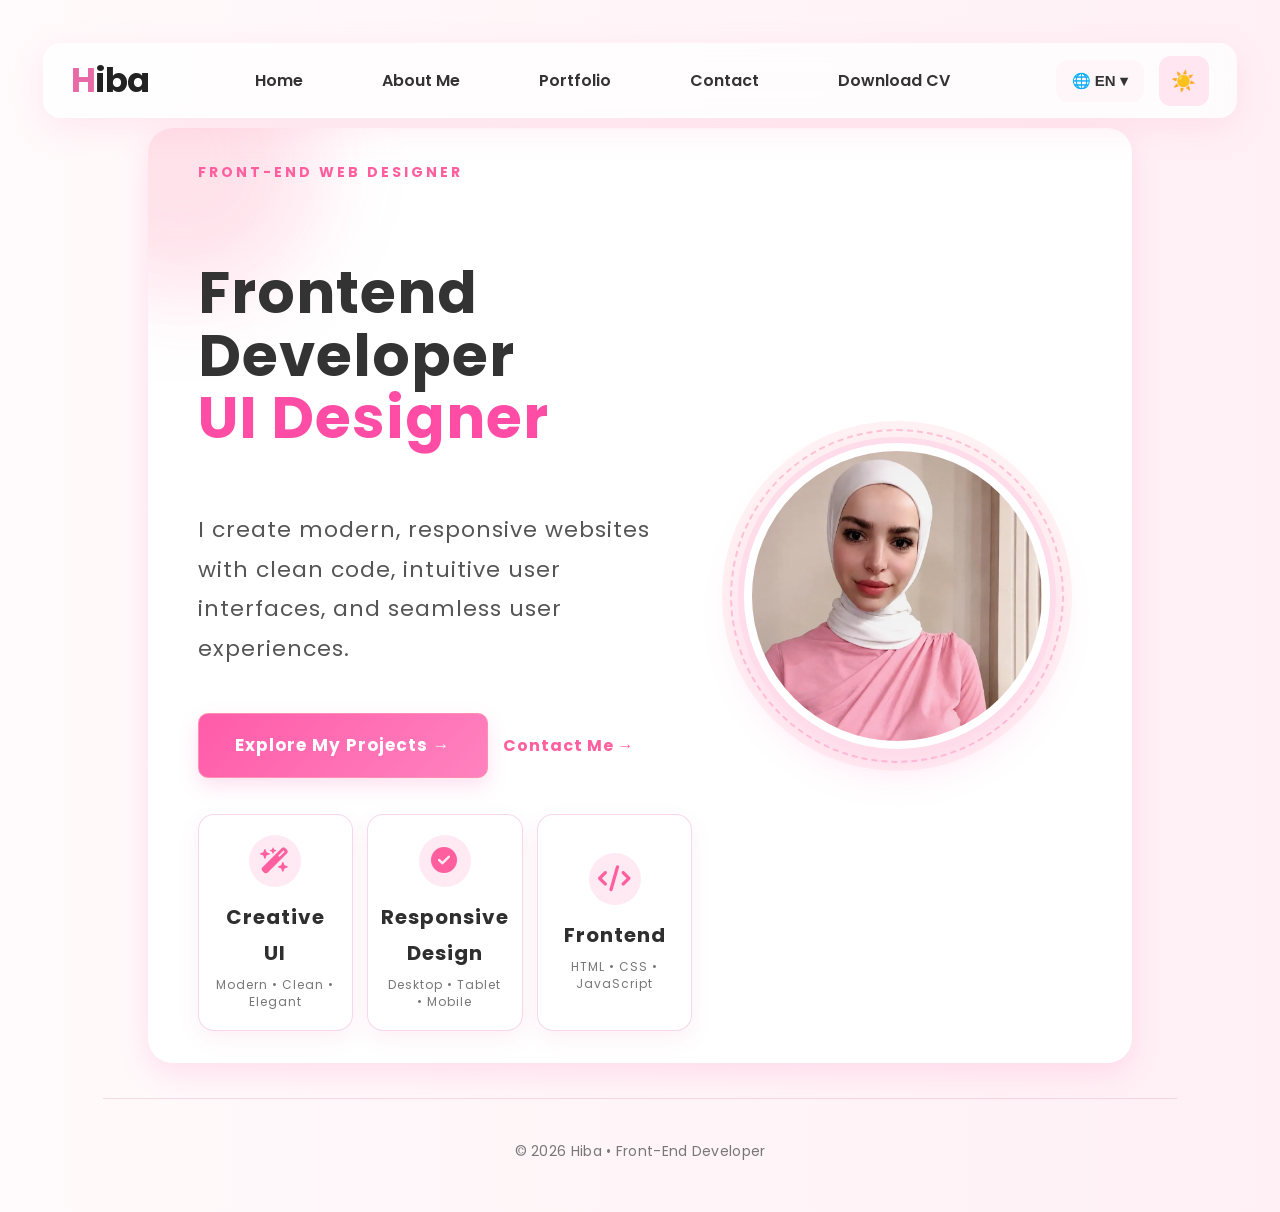
<file: index.html>
<!DOCTYPE html >
<html>
<head>
<meta charset="UTF-8">
<meta name="viewport" content="width=device-width, initial-scale=1.0">
<title> Hiba Sweileh | Front-End Developer & Web Designer</title>
<link href="https://fonts.googleapis.com/css2?family=poppins:wght@300;500;700&display=swap" rel="stylesheet">
<link rel="stylesheet" href="style.css">
<link rel="stylesheet"
href="https://cdnjs.cloudflare.com/ajax/libs/font-awesome/6.5.2/css/all.min.css">
</head> 
<body>
<div class="navbar">
<a href="#" class="logo"><span class="logo-h">H</span>iba</a>
<div class="nav-links">
<a href="index.html" class="nav-link" data-i18n="home">Home</a>
<a href="about.html" class="nav-link" data-i18n="about">About Me</a>
<a href="projects.html" class="nav-link" data-i18n="portfolio">Portfolio</a>
<a href="contact.html" class="nav-link" data-i18n="contact">Contact</a>
<a href="cv.pdf" class="nav-link cv-mobile" data-i18n="download-cv" download>Download CV</a>
</div>
<div class="nav-actions">
<div class="language-switcher">
<button type="button" class="language-btn" onclick="toggleLanguages()">🌐 EN ▾</button>
<div class="language-menu" id="languageMenu">
<button onclick="changeLanguage('en')">
<img src="flags/ENGLISH.svg" alt="">English</button>
<button onclick="changeLanguage('de')">
<img src="flags/Germany.svg" alt="">Deutsch</button>
<button onclick="changeLanguage('fr')"> 
<img src="flags/France.svg" alt="">Français</button>
<button onclick="changeLanguage('it')">
<img src="flags/Italy.svg" alt="">Italiano</button>
<button onclick="changeLanguage('ar')">
<img src="flags/Syria.svg" alt="">Arabic</button>
</div>
</div>
<button onclick="toggleTheme()" class="theme-btn" id="themeToggle">☀️</button>
<button class="menu-btn" onclick="toggleMenu()"></button>
</div>
</div>
<div class="card hero">
<div class="hero-text">
<span class="hero-tag" data-i18n="hero-tag">FRONT-END WEB DESIGNER</span>
<h1><span data-i18n="frontend-title">Frontend Developer</span><span class="gradient-text" data-i18n="ui-title"> UI Designer </span></h1>
<p class="hero-description" data-i18n="hero-description">I create modern, responsive websites with clean code, intuitive user interfaces, and seamless user experiences. </p>
<div class="hero-buttons">
<a href="projects.html" class="btn" data-i18n="explore-projects">Explore My Projects &rarr;</a> 
<a href="contact.html" class="secondary-link" data-i18n="contact-me">Contact Me &rarr;</a>
</div>
<div class="hero-stats">
<div class="stat-box">
<i class="fa-solid fa-wand-magic-sparkles"></i>
<strong data-i18n="creative-ui">Creative UI</strong>
<span data-i18n="creative-ui-text">Modern • Clean • Elegant</span>
</div>
<div class="stat-box">
<i class="fa-solid fa-circle-check"></i>
<strong data-i18n="responsive-title">Responsive</strong>
<span data-i18n="responsive-design">Desktop  • Tablet  • Mobile</span>
</div>
<div class="stat-box">
<i class="fa-solid fa-code"></i>
<strong data-i18n="frontend">Frontend</strong>
<span>HTML • CSS  • JavaScript</span>
</div>
</div>
</div>
<div class="hero-image">
<img src="h.webp" class="hero-img" alt="Hiba Sweileh Web Designer">
</div>
</div>
<footer>
<p data-i18n="footer-text">© 2026 Hiba • Frontend Developer </p>
</footer>
<script src="script.js"></script>
</body>
</html>
</file>
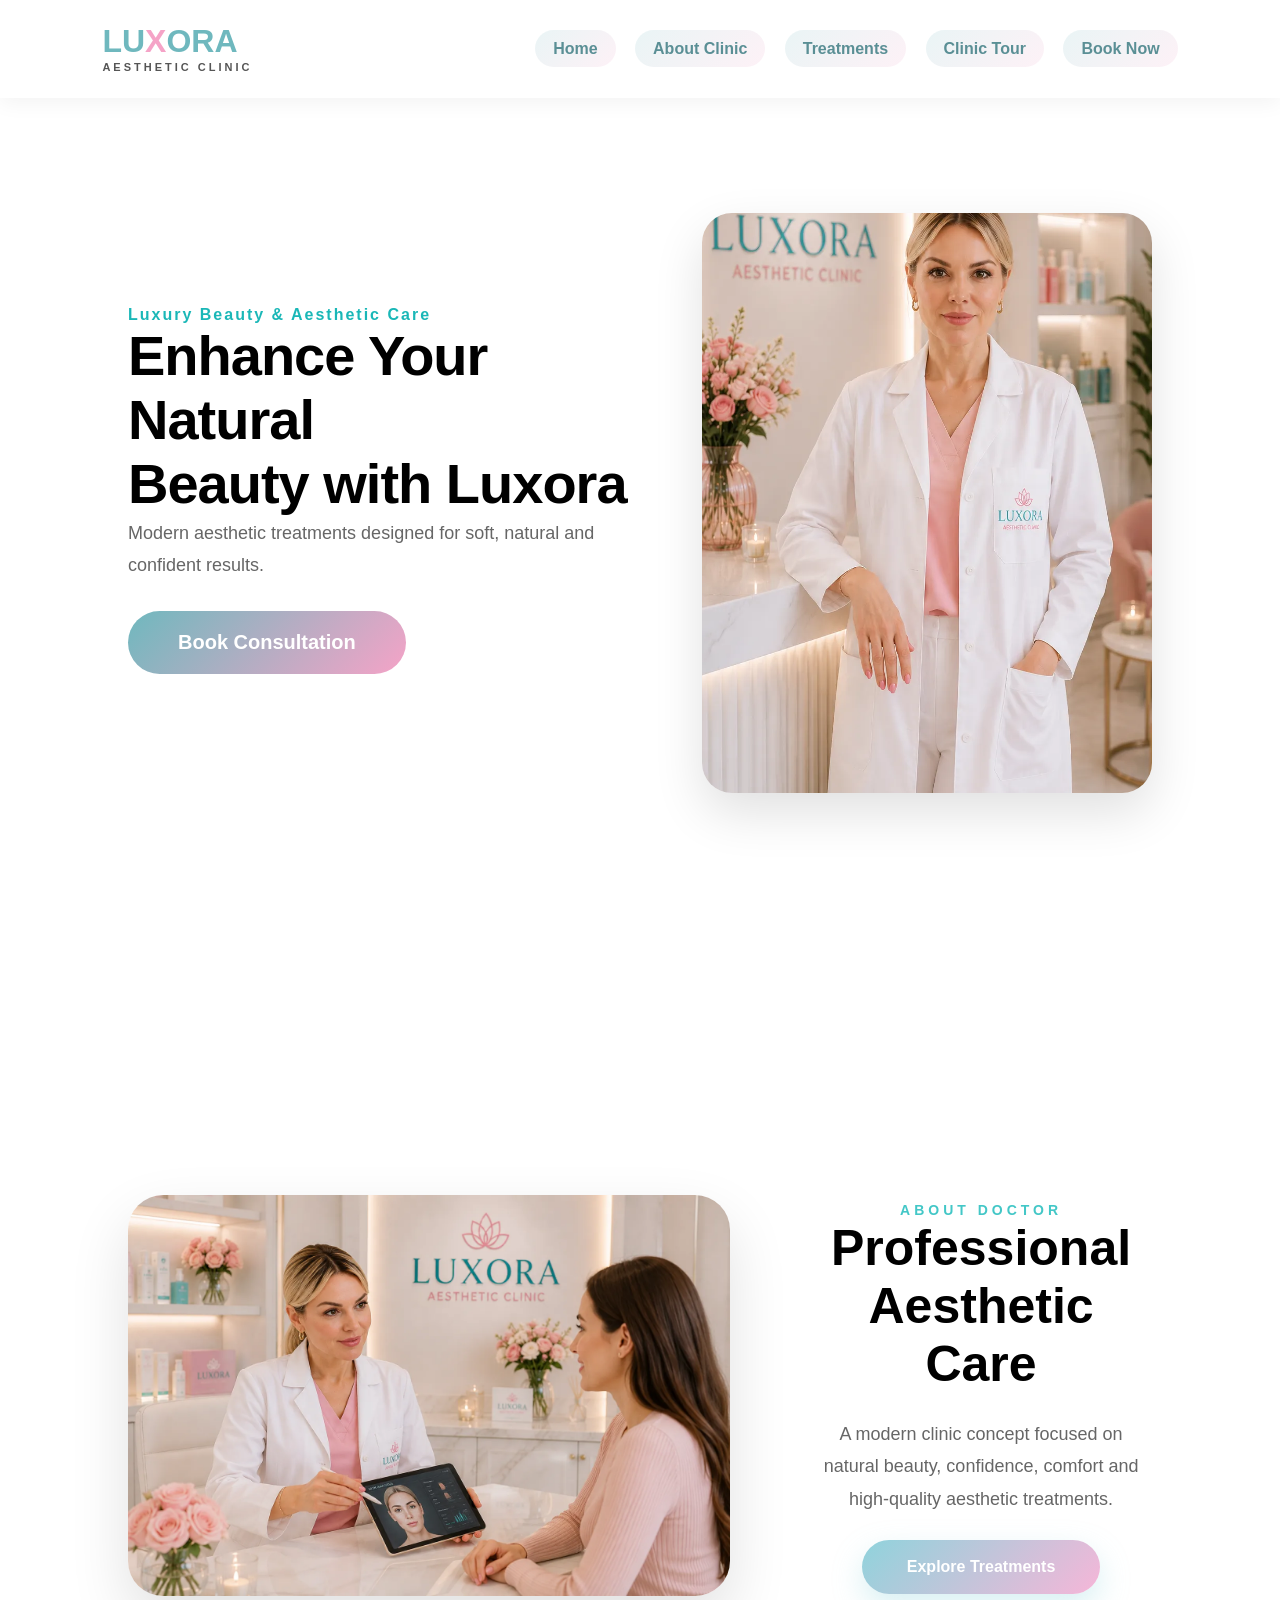
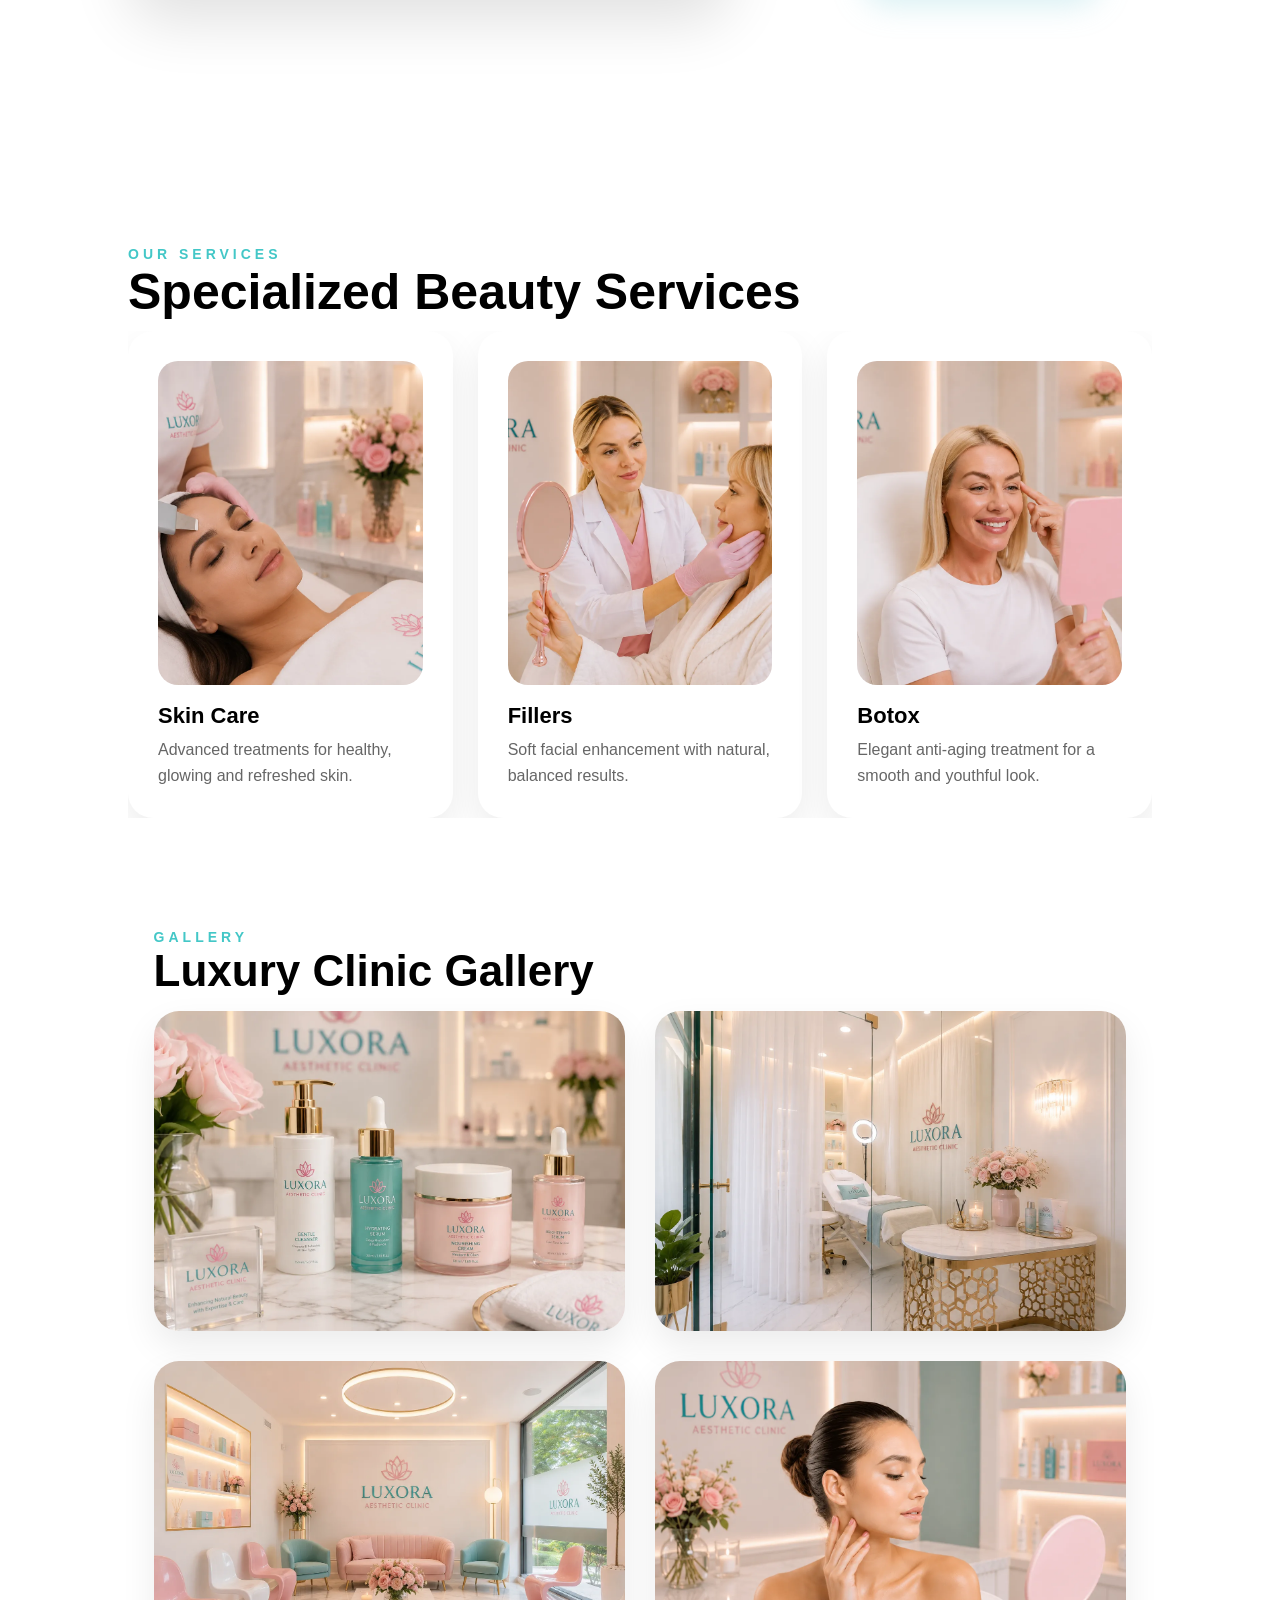
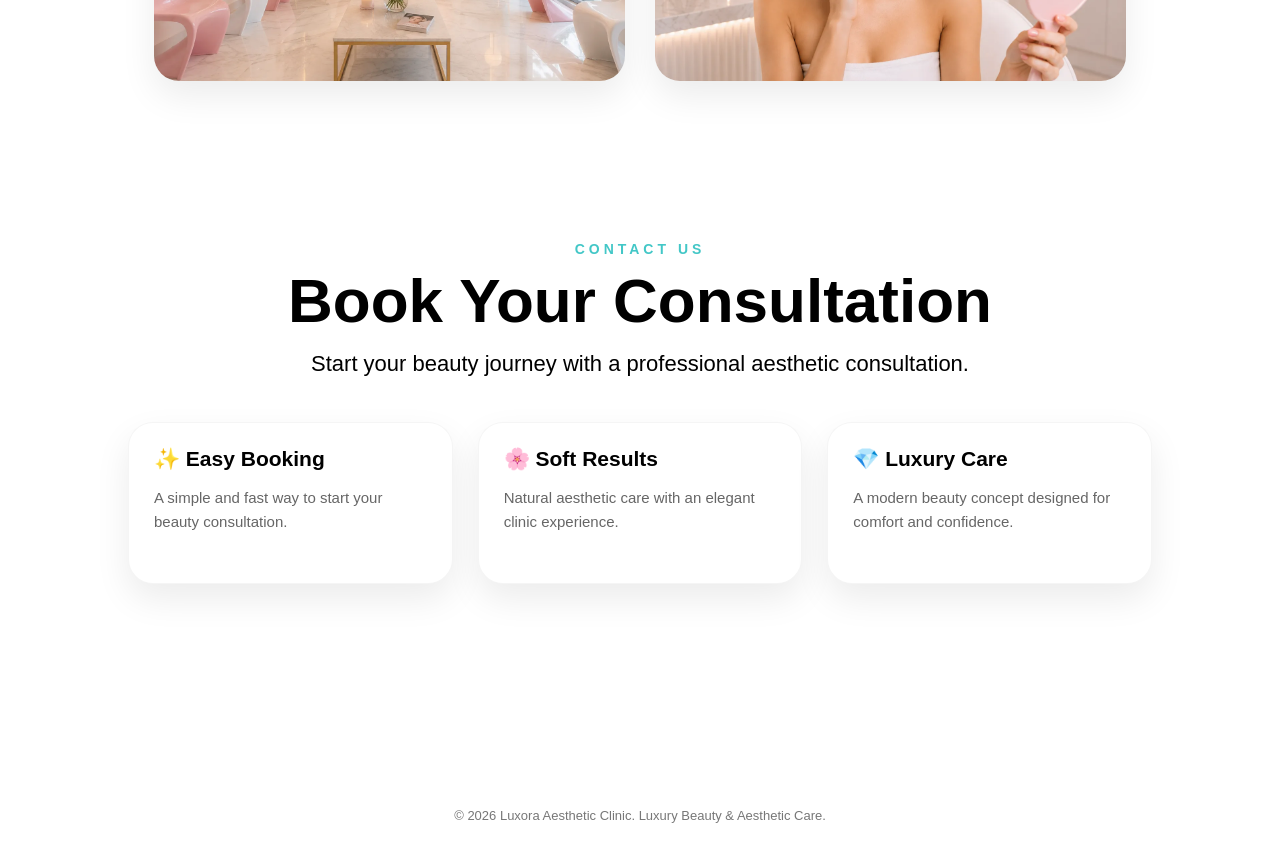
<file: aesthetic-clinic/index.html>
<!DOCTYPE html>
<html lang="en">
<head>
<meta charset="UTF-8">
<meta name="viewport" content="width=device-width,initial-scale=1.0">
<title>Luxora Aesthetic Clinic</title>
<link rel="stylesheet" href="clinic.css">
</head>
<body>
<header class="navbar">
<div class="logo">LU<span>X</span>ORA <p>AESTHETIC CLINIC</p></div>
<button class="menu-toggle">&#9776;</button>
<nav>
<a href="#home">Home</a>
<a href="#about">About Clinic</a>
<a href="#services">Treatments</a>
<a href="#gallery">Clinic Tour</a>
<a href="#contact">Book Now</a>
</nav>
</header>
<section class="hero" id="home">
<div class="hero-text fade-up">
<span>Luxury Beauty & Aesthetic Care</span>
<h1>
Enhance Your Natural<br>Beauty with Luxora </h1>
<p>
Modern aesthetic treatments designed for soft, natural and confident results.
</p>
<a href="#contact" class="hero-btn desktop-hero-btn">
Book Consultation
</a>
</div>
<div class="hero-image fade-up">
<img src="hero.webp" alt="Luxora Aesthetic Clinic">
</div>
<a href="#contact" class="hero-btn mobile-hero-btn">
Book Consultation
</a>
</section>
<section class="about fade-up" id="about">
<div class="about-image">
<img src="about.webp" alt="Aesthetic Clinic Doctor">
</div>
<div class="about-text">
<span class="section-tag">ABOUT DOCTOR</span>
<h2> Professional Aesthetic Care</h2>
<p> A modern clinic concept focused on natural beauty, confidence, comfort and high-quality aesthetic treatments. </p>
<a href="#services" class="about-btn">Explore Treatments</a>
</div>
</section>
<section class="services" id="services">
<span class="section-tag">OUR SERVICES</span>
<h2> Specialized Beauty Services</h2>
<div class="services-grid">
<div  class="service-card fade-up">
<img src="skincare.webp" alt="Skin Care Treatment">
<h3>Skin Care</h3>
<p> Advanced treatments for healthy, glowing and refreshed skin.</p>
</div>
<div class="service-card fade-up">
<img src="fillers.webp" alt="Fillers Treatment">
<h3>Fillers</h3>
<p>Soft facial enhancement with natural, balanced results.</p>
</div>
<div class="service-card fade-up">
<img src="botox.webp" alt="Botox Treatment">
<h3>Botox</h3>
<p>Elegant anti-aging treatment for a smooth and youthful look.</p>
</div>
</div>
</section>
<section class="gallery" id="gallery">
<span class="section-tag">GALLERY</span>
<h2> Luxury Clinic Gallery</h2>
<div class="gallery-grid">
<div class="gallery-box big fade-up">
<img src="products.webp" alt="Aesthetic Clinic Products">
</div>
<div class="gallery-box fade-up">
<img src="reception.webp" alt="Luxora Clinic Reception">
</div>
<div class="gallery-box fade-up">
<img src="treatment-room.webp" alt="Clinic Treatment Room">
</div>
<div class="gallery-box fade-up">
<img src="results.webp" alt="Aesthetic Treatment Results">
</div>
</div>
</section>
<div class="section-divider"></div>
<section class="contact" id="contact">
<span class="section-tag">CONTACT US</span>
<h2> Book Your Consultation</h2>
<p> Start your beauty journey with a professional aesthetic consultation.</p>
<div class="contact-mini-grid">
<div class="contact-mini-card fade-up">
<h3>✨ Easy Booking</h3>
<p>A simple and fast way to start your beauty consultation.</p>
</div>
<div class="contact-mini-card fade-up ">
<h3>🌸 Soft Results</h3>
<p>Natural aesthetic care with an elegant clinic experience.</p>
</div>
<div class="contact-mini-card fade-up">
<h3>💎 Luxury Care</h3>
<p>A modern beauty concept designed for comfort and confidence.</p>
</div>
</div>
</section>
<footer>
<P>© 2026 Luxora Aesthetic Clinic. Luxury Beauty & Aesthetic Care.</P>
</footer>
<script src="clinic.js"></script>
</body>
</html>
</file>
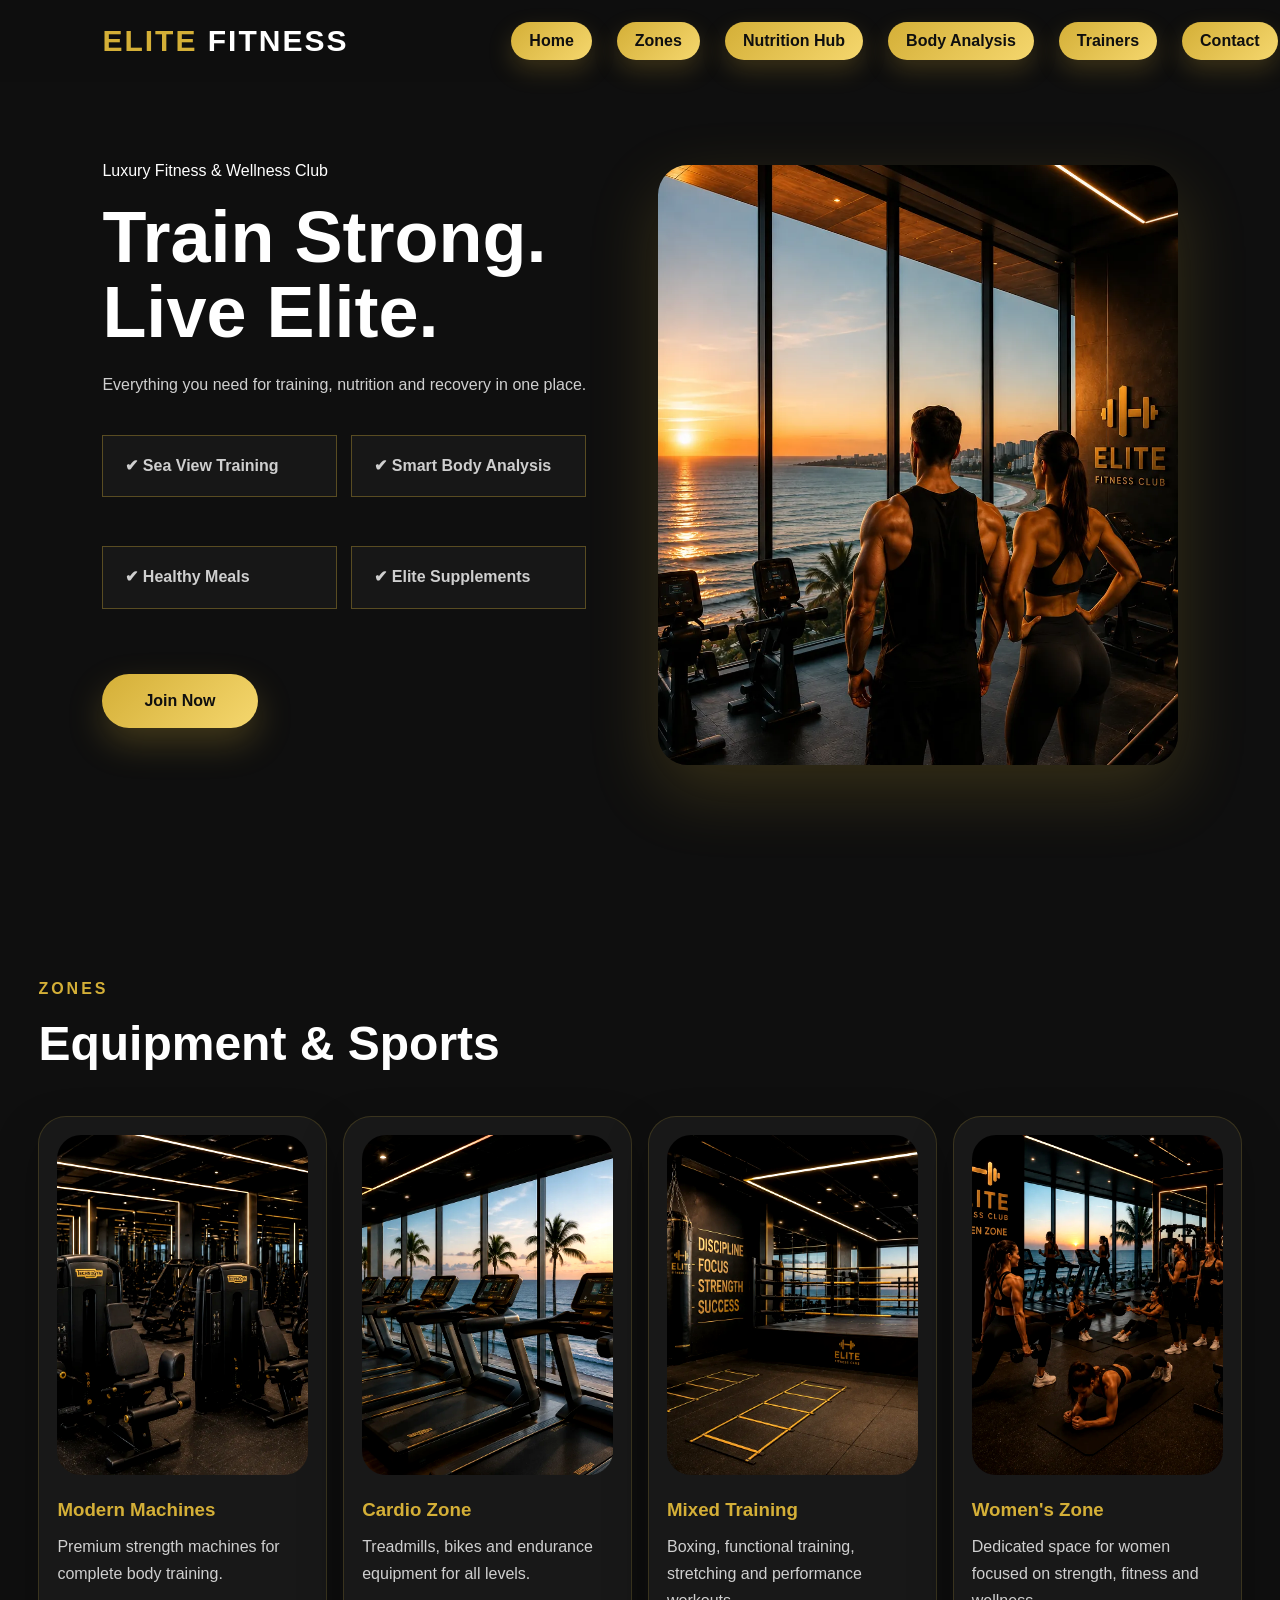
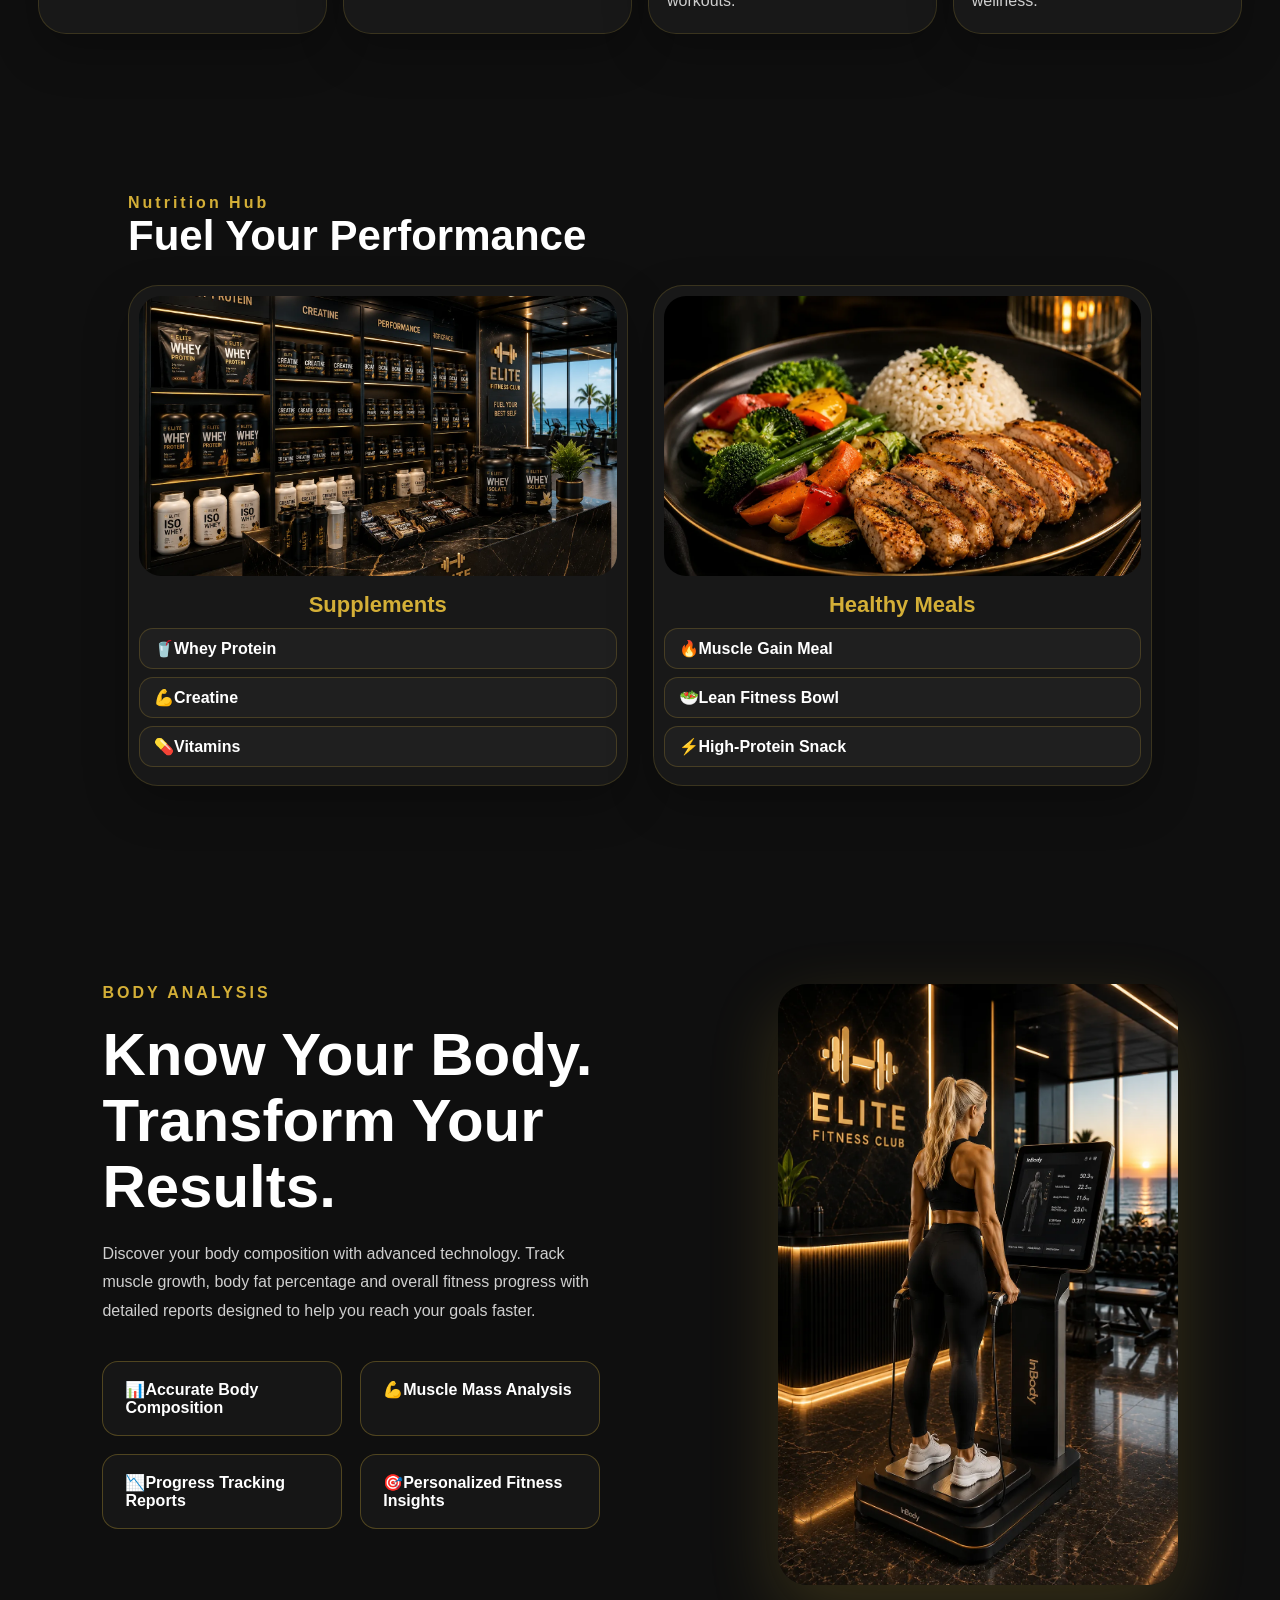
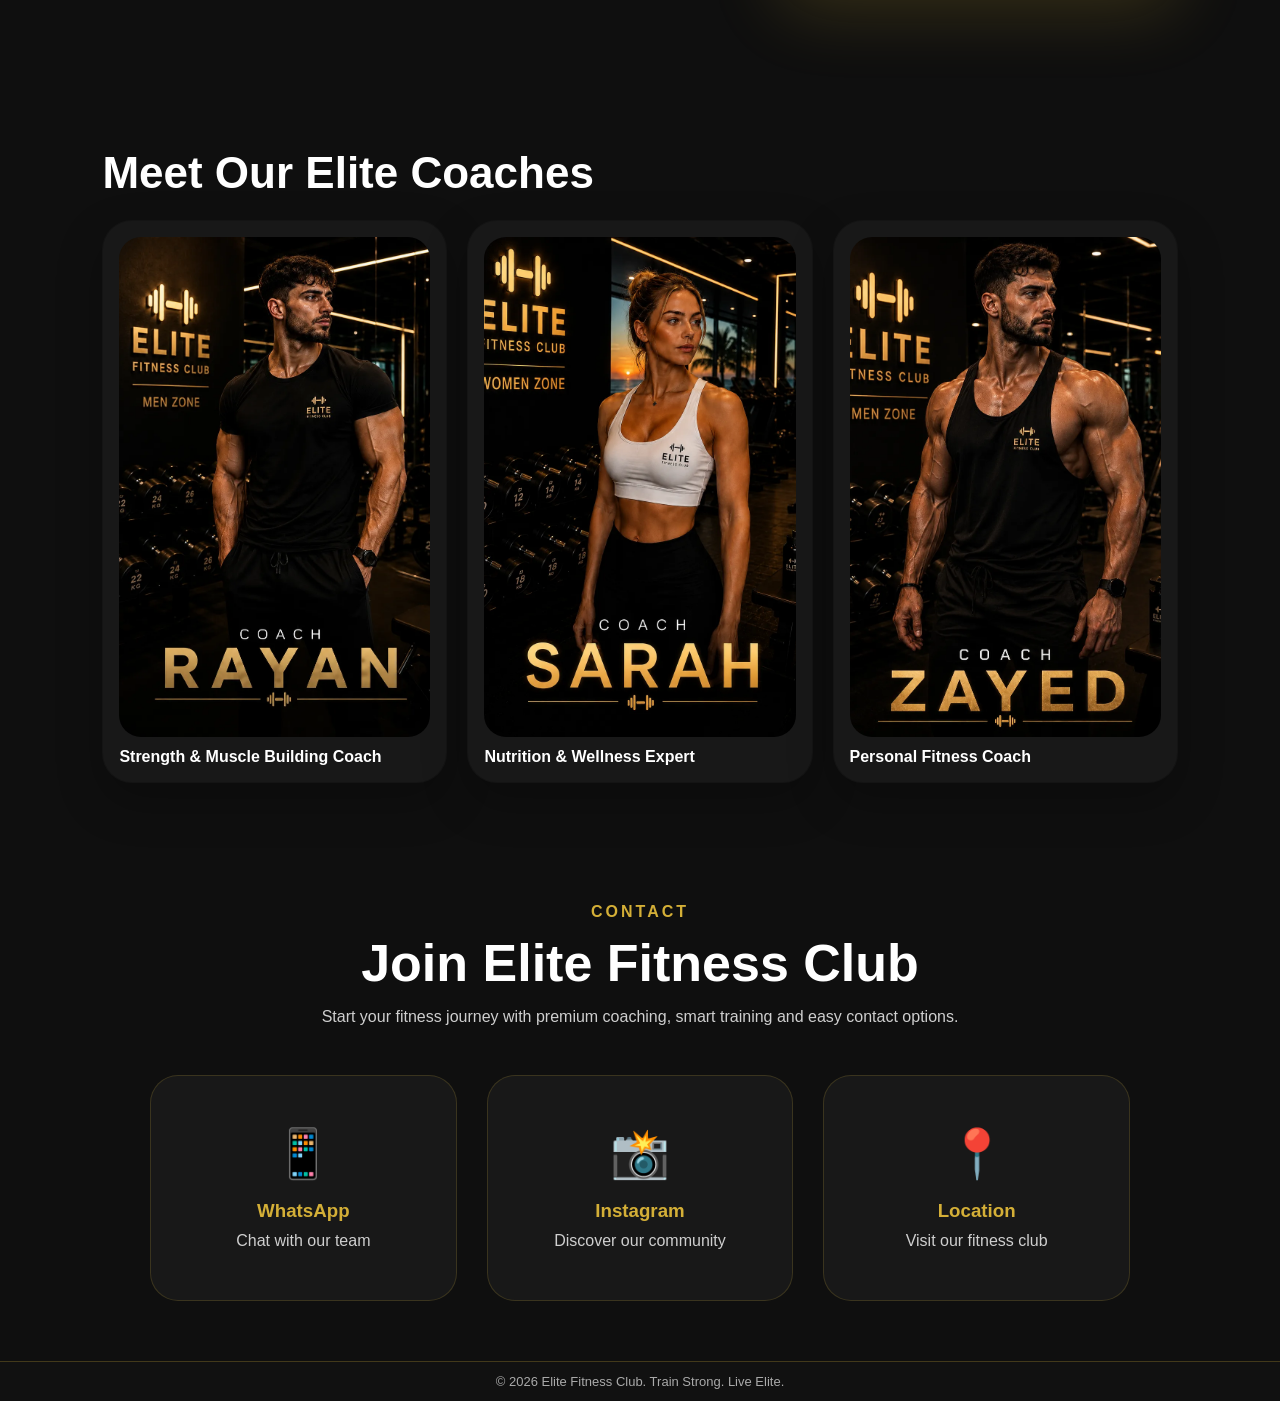
<file: elite-fitness/index.html>
<!DOCTYPE html>
<html lang="en">
<head>
<meta charset="UTF-8">
<meta name="viewport" content="width=device-width,initial-scale=1.0">
<title>Elite Fitness Club</title>
<link rel="stylesheet" href="style.css">
</head>
<body>
<header class="navbar">
<div class="logo">ELITE <span>FITNESS</span></div>
<button class="menu-toggle">&#9776;</button>
<nav>
<a href="#home">Home</a>
<a href="#zones">Zones</a>
<a href="#nutrition">Nutrition Hub</a>
<a href="#body-analysis">Body Analysis</a>
<a href="#trainers">Trainers</a>
<a href="#contact">Contact</a>
</nav>
</header>
<section class="hero" id="home">
<div class="hero-text fade-up">
<span>Luxury Fitness & Wellness Club</span>
<h1>Train Strong.<br>Live Elite.</h1>
<p>Everything you need for training, nutrition and recovery in one place.</p>
<div class="hero-features">
<p>&#10004; Sea View Training</p>
<p>&#10004; Smart Body Analysis</p>
<p>&#10004; Healthy Meals</p>
<p>&#10004; Elite Supplements</p>
</div>
<a href="#contact" class="btn desktop-btn">Join Now</a>
</div>
<div class="hero-image fade-up">
<img src="hero-gym.webp" alt="Elite Fitness Club">
</div>
<a href="#contact" class="btn mobile-btn">Join Now</a>
</section>
<section class="zones" id="zones">
<span class="section-tag">ZONES</span>
<h2>Equipment & Sports</h2>
<div class="cards-grid">
<div class="card fade-up">
<img src="equipment.webp" alt="Modern Machines">
<h3>Modern Machines</h3>
<p>Premium strength machines for complete body training.</p>
</div>
<div class="card fade-up">
<img src="cardio.webp" alt="Cardio Zone">
<h3>Cardio Zone</h3>
<p>Treadmills, bikes and endurance equipment for all levels.</p>
</div>
<div class="card fade-up">
<img src="boxing.webp" alt="Mixed Training">
<h3>Mixed Training</h3>
<p>Boxing, functional training, stretching and performance workouts.</p>
</div>
<div class="card fade-up">
<img src="women-zone.webp" alt="Women's Zone">
<h3>Women's Zone</h3>
<p>Dedicated space for women focused on strength, fitness and wellness.</p>
</div>
</div>
</section>
<section class="nutrition-hub" id="nutrition">
<span class="section-tag">Nutrition Hub</span>
<h2>Fuel Your Performance</h2>
<div class="nutrition-row">
<div class="nutrition-card fade-up"> 
<img src="supplement.webp" alt="Elite Supplements">
<h3>Supplements</h3>
<p>🥤Whey Protein</p>
<p>💪Creatine</p>
<p>💊Vitamins</p>
</div>
<div class="nutrition-card fade-up">
<img src="meal.webp" alt="Elite Meals">
<h3>Healthy Meals</h3>
<p>🔥Muscle Gain Meal</p>
<p>🥗Lean Fitness Bowl</p>
<p>⚡High-Protein Snack</p>
</div>
</div>
</section>
<section class="body-analysis" id="body-analysis">
<div class="analysis-text fade-up">
<span class="section-tag">BODY ANALYSIS</span>
<h2>Know Your Body.<br>Transform Your Results.</h2>
<p>Discover your body composition with advanced technology. 
Track muscle growth, body fat percentage and overall fitness progress with detailed reports designed to help you reach your goals faster.
</p>
<div class="analysis-features">
<div>📊Accurate Body Composition</div>
<div>💪Muscle Mass Analysis</div>
<div>📉Progress Tracking Reports</div>
<div>🎯Personalized Fitness Insights</div>
</div>
</div>
<div class="analysis-image fade-up">
<img src="body-analysis.webp" alt="Body Analysis">
</div>
</section>
<section class="trainers" id="trainers">
<h2>Meet Our Elite Coaches</h2>
<div class="cards-grid">
<div class="trainer-card fade-up">
<img src="trainer1.webp" alt="Elite Fitness Coach">
<h3>Strength & Muscle Building Coach</h3>
</div>
<div class="trainer-card fade-up">
<img src="trainer2.webp" alt="Elite Fitness Coach">
<h3>Nutrition & Wellness Expert</h3>
</div>
<div class="trainer-card fade-up">
<img src="trainer3.webp" alt="Personal Fitness Coach">
<h3>Personal Fitness Coach</h3>
</div>
</div> 
</section>
<section class="contact" id="contact">
<span class="section-tag">CONTACT</span>
<h2>Join Elite Fitness Club</h2>
<p>Start your fitness journey with premium coaching, smart training and easy contact options.</p>
<div class="contact-cards">
<div class="contact-card">
<span>📱</span>
<h3>WhatsApp</h3>
<p>Chat with our team</p>
</div>
<div class="contact-card">
<span>📸</span>
<h3>Instagram</h3>
<p>Discover our community </p>
</div>
<div class="contact-card">
<span>📍</span>
<h3>Location</h3>
<p>Visit our fitness club</p>
</div>
</div>
</section>
<footer>
<p>&copy; 2026 Elite Fitness Club. Train Strong. Live Elite.</p>
</footer>
<script src="script.js"></script>
</body>
</html>
</file>
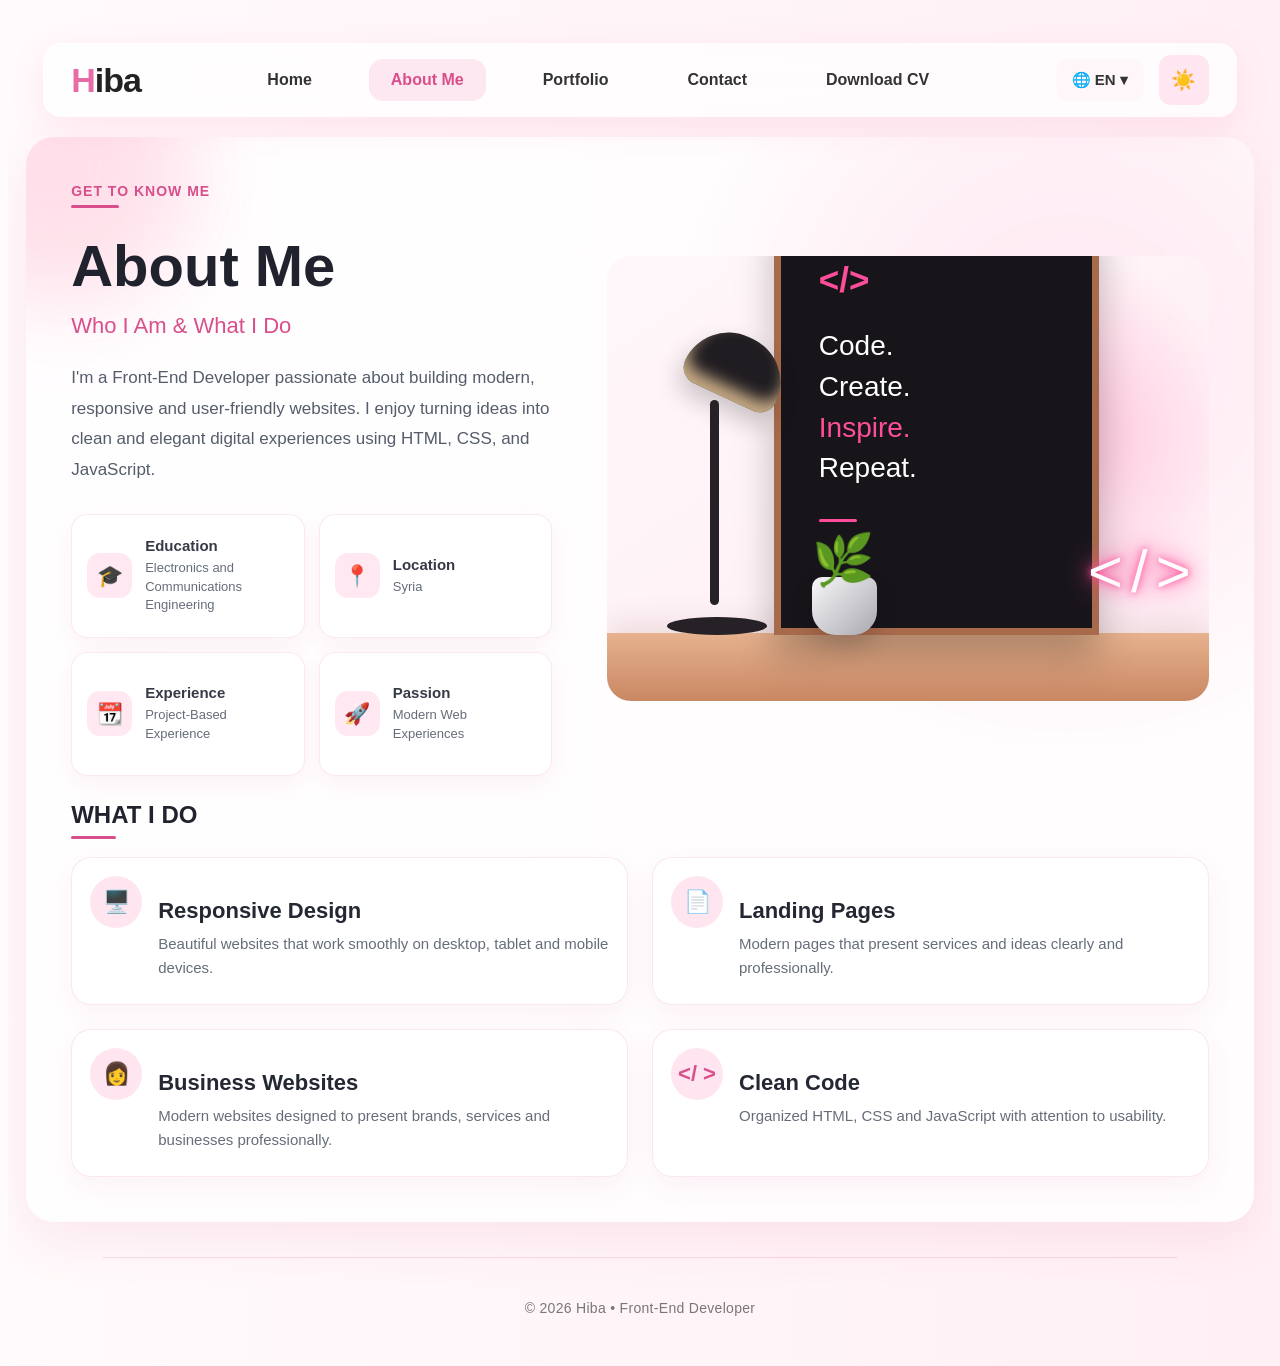
<file: about.html>
<!DOCTYPE html>
<html>
<head>
<meta charset="UTF-8">
<meta name="viewport" content="width=device-width, initial-scale=1.0">
<title>About Me</title>
<link rel="stylesheet" href="style.css">
</head>
<body>
<div class="navbar">
<a href="#" class="logo"><span class="logo-h">H</span>iba</a>
<div class="nav-links">
<a href="index.html" class="nav-link " data-i18n="home">Home</a>
<a href="about.html" class="nav-link active" data-i18n="about">About Me</a>
<a href="projects.html" class="nav-link" data-i18n="portfolio">Portfolio</a>
<a href="contact.html" class="nav-link" data-i18n="contact">Contact</a>
<a href="cv.pdf" class="nav-link cv-mobile" data-i18n="download-cv" download>Download CV</a>
</div>
<div class="nav-actions">
<div class="language-switcher">
<button type="button" class="language-btn" onclick="toggleLanguages()">🌐 EN ▾</button>
<div class="language-menu" id="languageMenu">
<button onclick="changeLanguage('en')">
<img src="flags/ENGLISH.svg" alt="">English</button>
<button onclick="changeLanguage('de')">
<img src="flags/Germany.svg" alt="">Deutsch</button>
<button onclick="changeLanguage('fr')"> 
<img src="flags/France.svg" alt="">Français</button>
<button onclick="changeLanguage('it')">
<img src="flags/Italy.svg" alt="">Italiano</button>
<button onclick="changeLanguage('ar')">
<img src="flags/Syria.svg" alt="">Arabic</button>
</div>
</div>
<button onclick="toggleTheme()" class="theme-btn" id="themeToggle">☀️</button>
<button class="menu-btn" onclick="toggleMenu()"></button>
</div>
</div>
<div class="about-page">
<section class="about-hero">
<div class="about-content">
<span class="about-label" data-i18n="about-label">GET TO KNOW ME</span>
<h1 data-i18n="about-title">About Me</h1>
<h2 data-i18n="about-subtitle">Who I Am & What I Do</h2>
<p class="about-description" data-i18n="about-description">
I'm a Front-End Developer passionate about building modern, responsive and user-friendly websites. I enjoy turning ideas into 
clean and elegant digital experiences using HTML, CSS, and JavaScript.
</p>
<div class="info-cards">
<div class="info-card">
<span class="info-icon">🎓</span>
<div>
<h3 data-i18n="education">Education</h3>
<p data-i18n="education-value">Computer Engineering</p>
</div>
</div>
<div class="info-card">
<span class="info-icon">📍</span>
<div>
<h3 data-i18n="location">Location</h3>
<p data-i18n="location-value">Syria</p>
</div>
</div>
<div class="info-card">
<span class="info-icon">📆</span>
<div>
<h3 data-i18n="experience">Experience</h3>
<p data-i18n="experience-value">Project-Based Experience</p>
</div>
</div>
<div class="info-card">
<span class="info-icon">🚀</span>
<div>
<h3 data-i18n="passion">Passion</h3>
<p data-i18n="passion-value">Modern Web Experiences</p>
</div>
</div>
</div>
</div>
<div class="creative-side">
<div class="desk-lamp">
<div class="lamp-head"></div>
<div class="lamp-arm"></div>
<div class="lamp-base"></div>
</div>
<div class="plant">
<div class="plant-leaves">🌿</div>
<div class="plant-pot"></div>
</div>
<div class="inspiration-board">
<span class="code-symbol">&lt;/&gt;</span> 
<h3>
Code.<br>
Create.<br>
<span>Inspire.</span><br>Repeat.
</h3>
<div class="board-line"></div>
</div>
<div class="neon-code">
<span>&lt;</span>
<span>/</span>
<span>&gt;</span>
</div>
<div class="desk"></div>
</div>
</section>
<section class="services-section">
<span class="section-small-title" data-i18n="services-title">WHAT I DO</span>
<div class="service-grid">
<div class="service-card">
<div class="service-icon">🖥️</div>
<div>
<h3 data-i18n="responsive-title">Responsive Design</h3>
<p data-i18n="responsive-text">Websites that look beautiful and work smoothly on desktop, tablet and mobile.</p>
</div>
</div>
<div class="service-card">
<div class="service-icon">📄</div>
<div>
<h3 data-i18n="landing-title">Landing Pages</h3>
<p data-i18n="landing-text">Modern landing pages that present services and ideas clearly and professionally.</p>
</div>
</div>
<div class="service-card">
<div class="service-icon">👩</div>
<div>
<h3 data-i18n="portfolio-sites-title">Business Websites</h3>
<p data-i18n="portfolio-sites-text">Modern websites designed to present brands, services and businesses professionally.</p>
</div>
</div>
<div class="service-card">
<div class="service-icon">&lt;/ &gt;</div>
<div>
<h3 data-i18n="clean-code-title">Clean Code</h3>
<p data-i18n="clean-code-text">
Organized HTML, CSS and JavaScript with attention to usability.
</p>
</div>
</div>
</div>
</section>
</div>
<footer>
<p data-i18n="footer-text">© 2026 Hiba • Frontend Developer </p>
</footer>
<script src="script.js"></script>
</body>
</html>
</file>
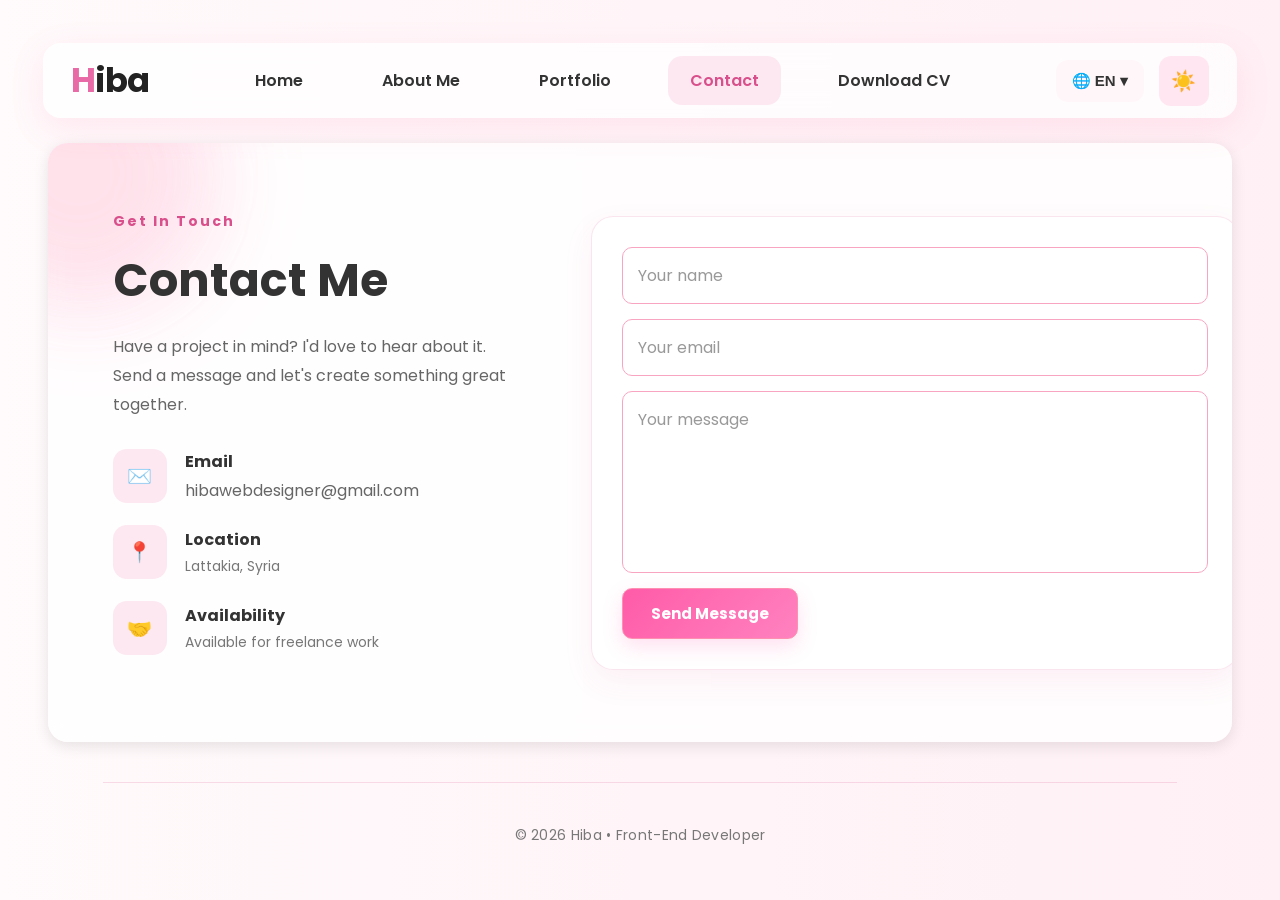
<file: contact.html>
<!DOCTYPE html>
<html lang="en" >
<head>
<meta charset="UTF-8">
<meta name="viewport"
content="width=device-width,
initial-scale=1.0">
<title>Contact</title>
<link rel="stylesheet" href="style.css">
<link href="https://fonts.googleapis.com/css2?family=poppins:wght@300;500;700&display=swap" rel="stylesheet">
</head>
<body>
<div class="navbar">
<a href="#" class="logo"><span class="logo-h">H</span>iba</a>
<div class="nav-links">
<a href="index.html" class="nav-link " data-i18n="home">Home</a>
<a href="about.html" class="nav-link" data-i18n="about">About Me</a>
<a href="projects.html" class="nav-link" data-i18n="portfolio">Portfolio</a>
<a href="contact.html" class="nav-link active" data-i18n="contact">Contact</a>
<a href="cv.pdf" class="nav-link cv-mobile" data-i18n="download-cv" download>Download CV</a>
</div>
<div class="nav-actions">
<div class="language-switcher">
<button type="button" class="language-btn" onclick="toggleLanguages()">🌐 EN ▾</button>
<div class="language-menu" id="languageMenu">
<button onclick="changeLanguage('en')">
<img src="flags/ENGLISH.svg" alt="">English</button>
<button onclick="changeLanguage('de')">
<img src="flags/Germany.svg" alt="">Deutsch</button>
<button onclick="changeLanguage('fr')"> 
<img src="flags/France.svg" alt="">Français</button>
<button onclick="changeLanguage('it')">
<img src="flags/Italy.svg" alt="">Italiano</button>
<button onclick="changeLanguage('ar')">
<img src="flags/Syria.svg" alt="">Arabic</button>
</div>
</div>
<button onclick="toggleTheme()" class="theme-btn" id="themeToggle">☀️</button>
<button class="menu-btn" onclick="toggleMenu()"></button>
</div>
</div>
<div class="card contact-card">
<div class="contact-info">
<span class="contact-label" data-i18n="contact-label">GET IN TOUCH</span>
<h1 data-i18n="contact-title">Contact Me</h1>
<P class="contact-text" data-i18n="contact-description">
Have a project in mind? I'd love to hear about it.   
Send me a message and let's create something great together. 
</P>
<div class="contact-detail">
<span class="contact-icon">✉️</span>
<div>
<h3 data-i18n="email-title">Email</h3>
<a href="mailto:hibawebdesigner@gmail.com">hibawebdesigner@gmail.com</a>
</div>
</div> 
<div class="contact-detail">
<span class="contact-icon">📍</span>
<div>
<h3 data-i18n="location">Location</h3>
<p data-i18n="contact-location-value"> Lattakia, Syria</p>
</div>
</div> 
<div class="contact-detail">
<span class="contact-icon">🤝</span>
<div>
<h3 data-i18n="availability-title">Availability</h3>
<p data-i18n="availability-text">Available for freelance work</p>
</div>
</div>
</div>
<form class="contact-form"
action="https://formsubmit.co/hibawebdesigner@gmail.com"
method="POST">
<input
type="text"
name="name"
autoComplete="name"
placeholder="Your name" 
data-i18n-placeholder="your-name" 
required>
<input
type="email" 
name="email"
autoComplete="email"
placeholder="Your email"
data-i18n-placeholder="your-email" 
required>
<textarea 
name="message"
placeholder="Your message" 
data-i18n-placeholder="your-message"
rows="6"
required
></textarea>
<input type="hidden" name="_subject" value="New message from Hiba Portfolio">
<input type="hidden" name="_next" value="https://hibawebdesigner.github.io/portfolio-website/contact.html?sent=true">
<input type="hidden" name="_captcha" value="false">
<button 
type="submit" 
class="btn" 
data-i18n="send-message"
>
Send Message
</button>
<p id="success-message" data-i18n="success-message" style="display: none;" >
 ✓ Message sent successfully! I'll get back to you soon.
</p>
</form>
</div>
<footer>
<p data-i18n="footer-text">
© 2026 Hiba • Frontend Developer 
</p>
</footer>
<script src="script.js"></script>
<script>
const params = new URLSearchParams(window.location.search);
if (params.get('sent') === 'true') {
  const successMessage = document.getElementById('success-message');
  successMessage.style.display = 'block';
}
</script>
</body>
</html>
</file>
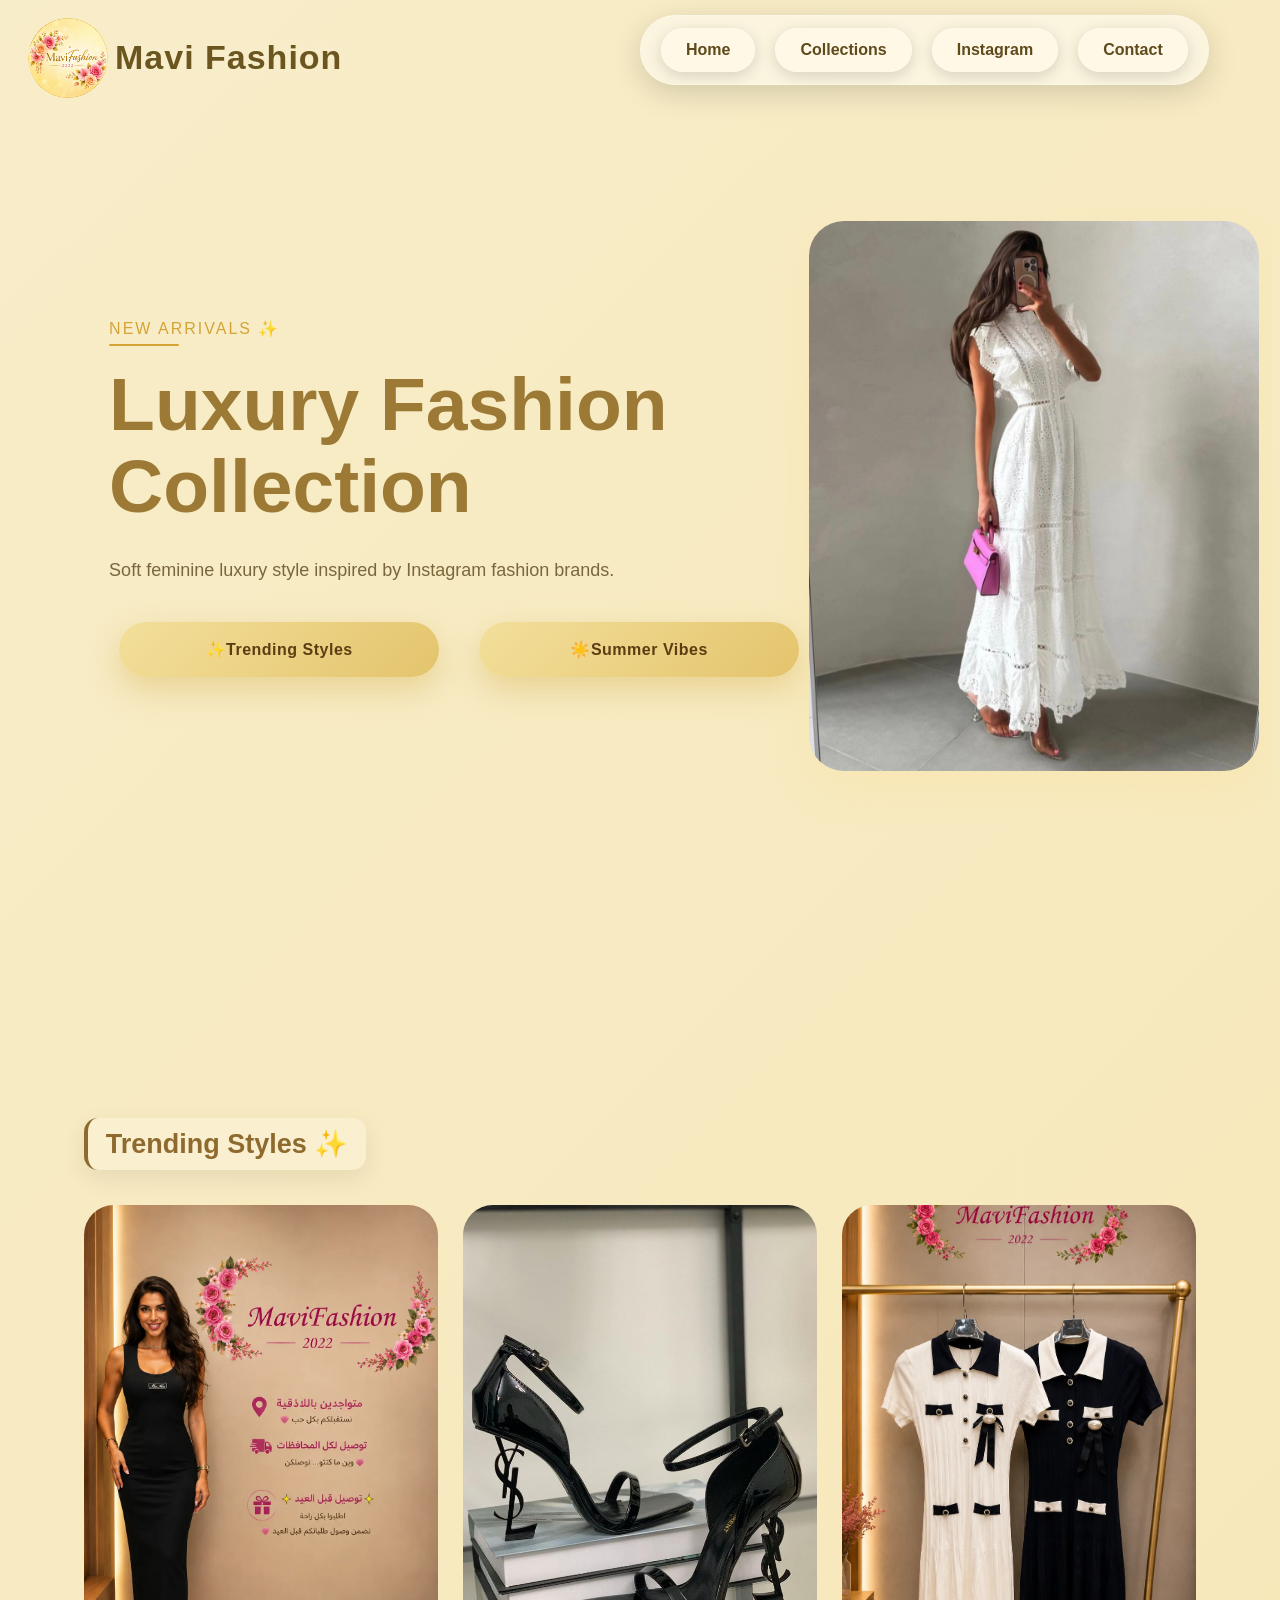
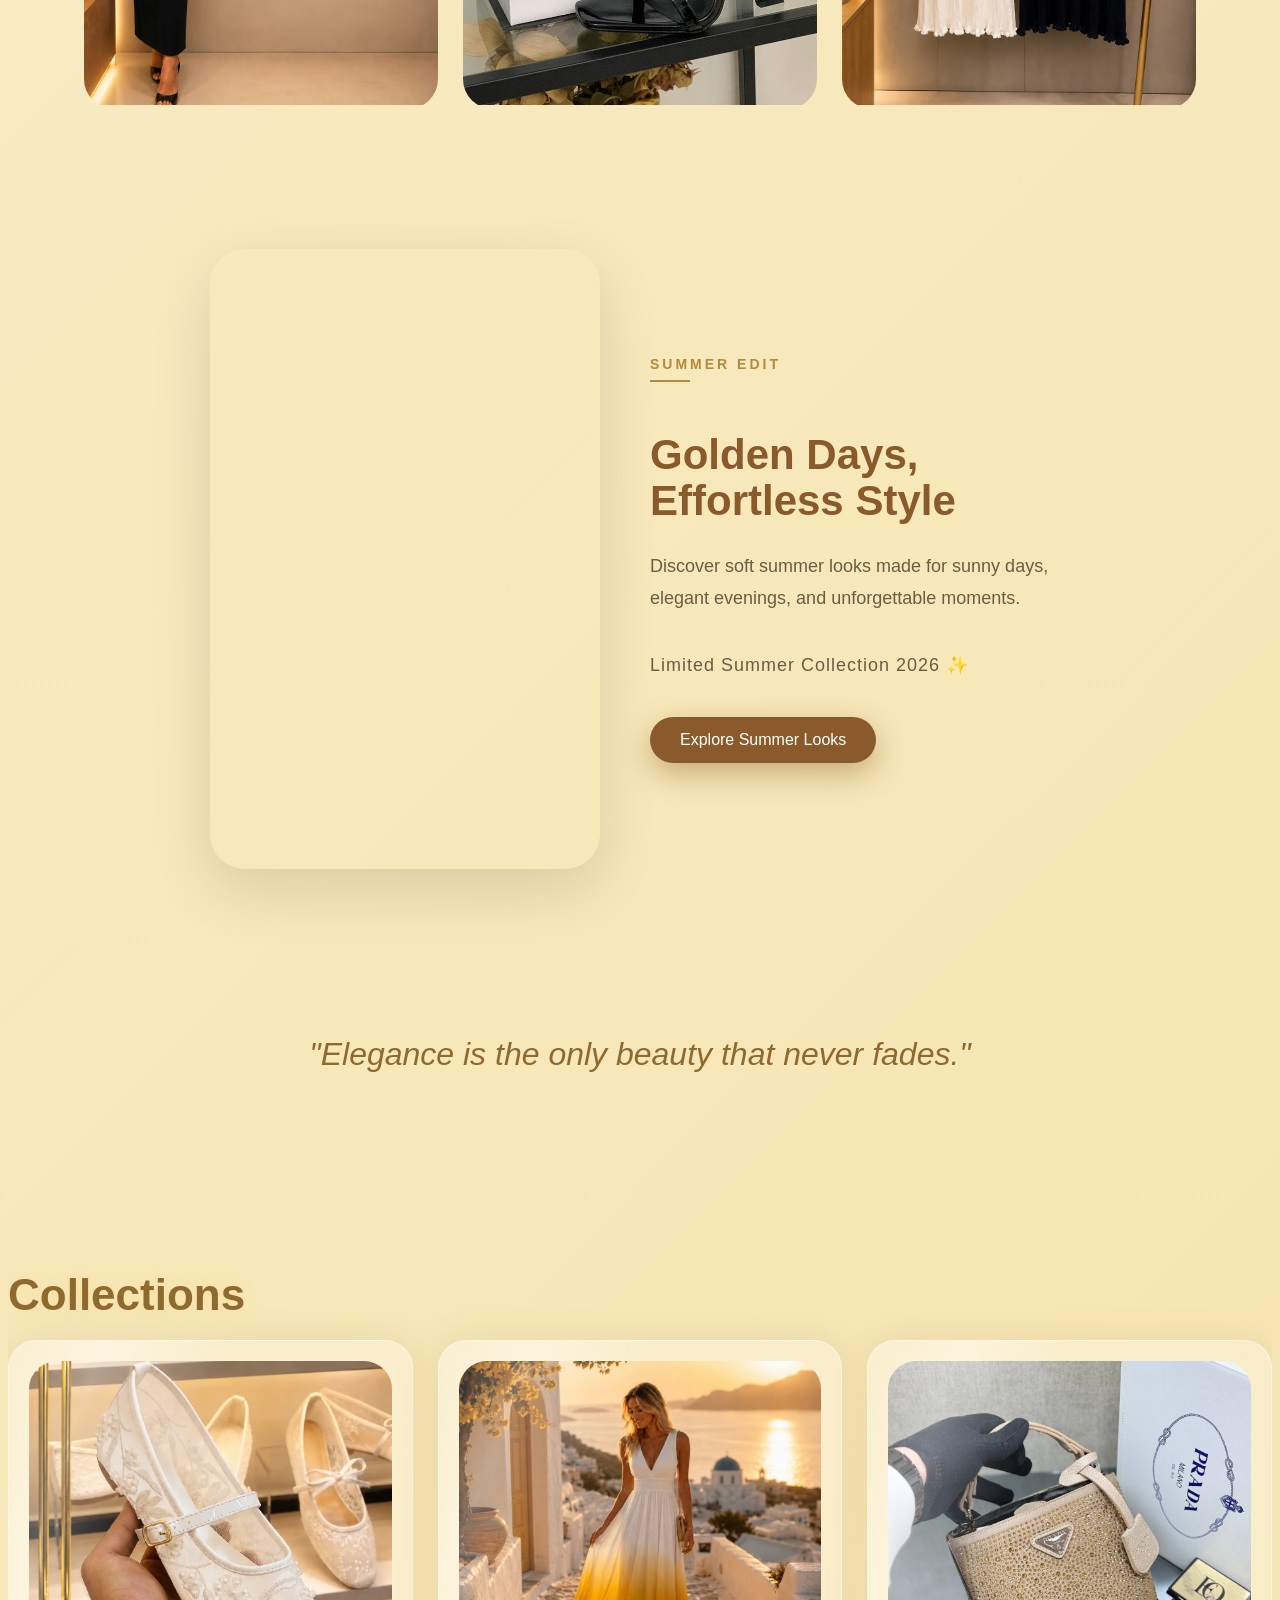
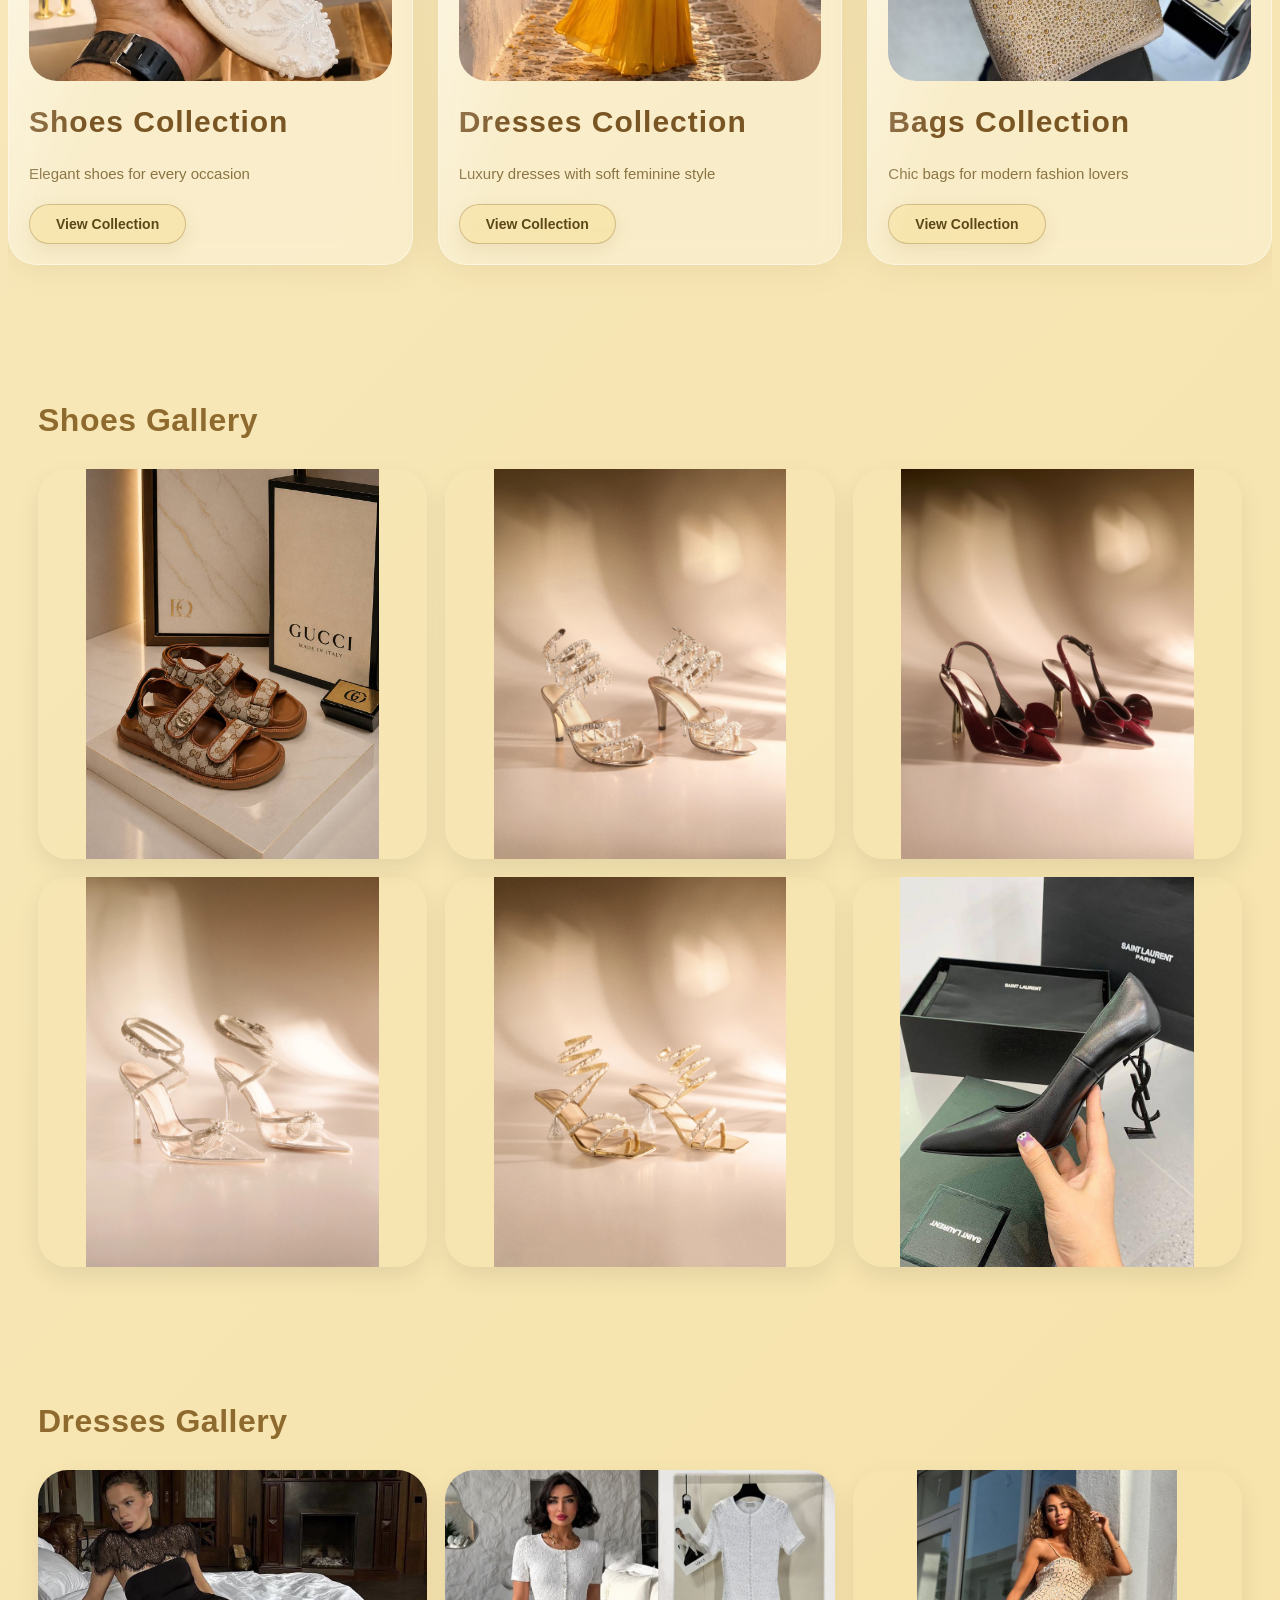
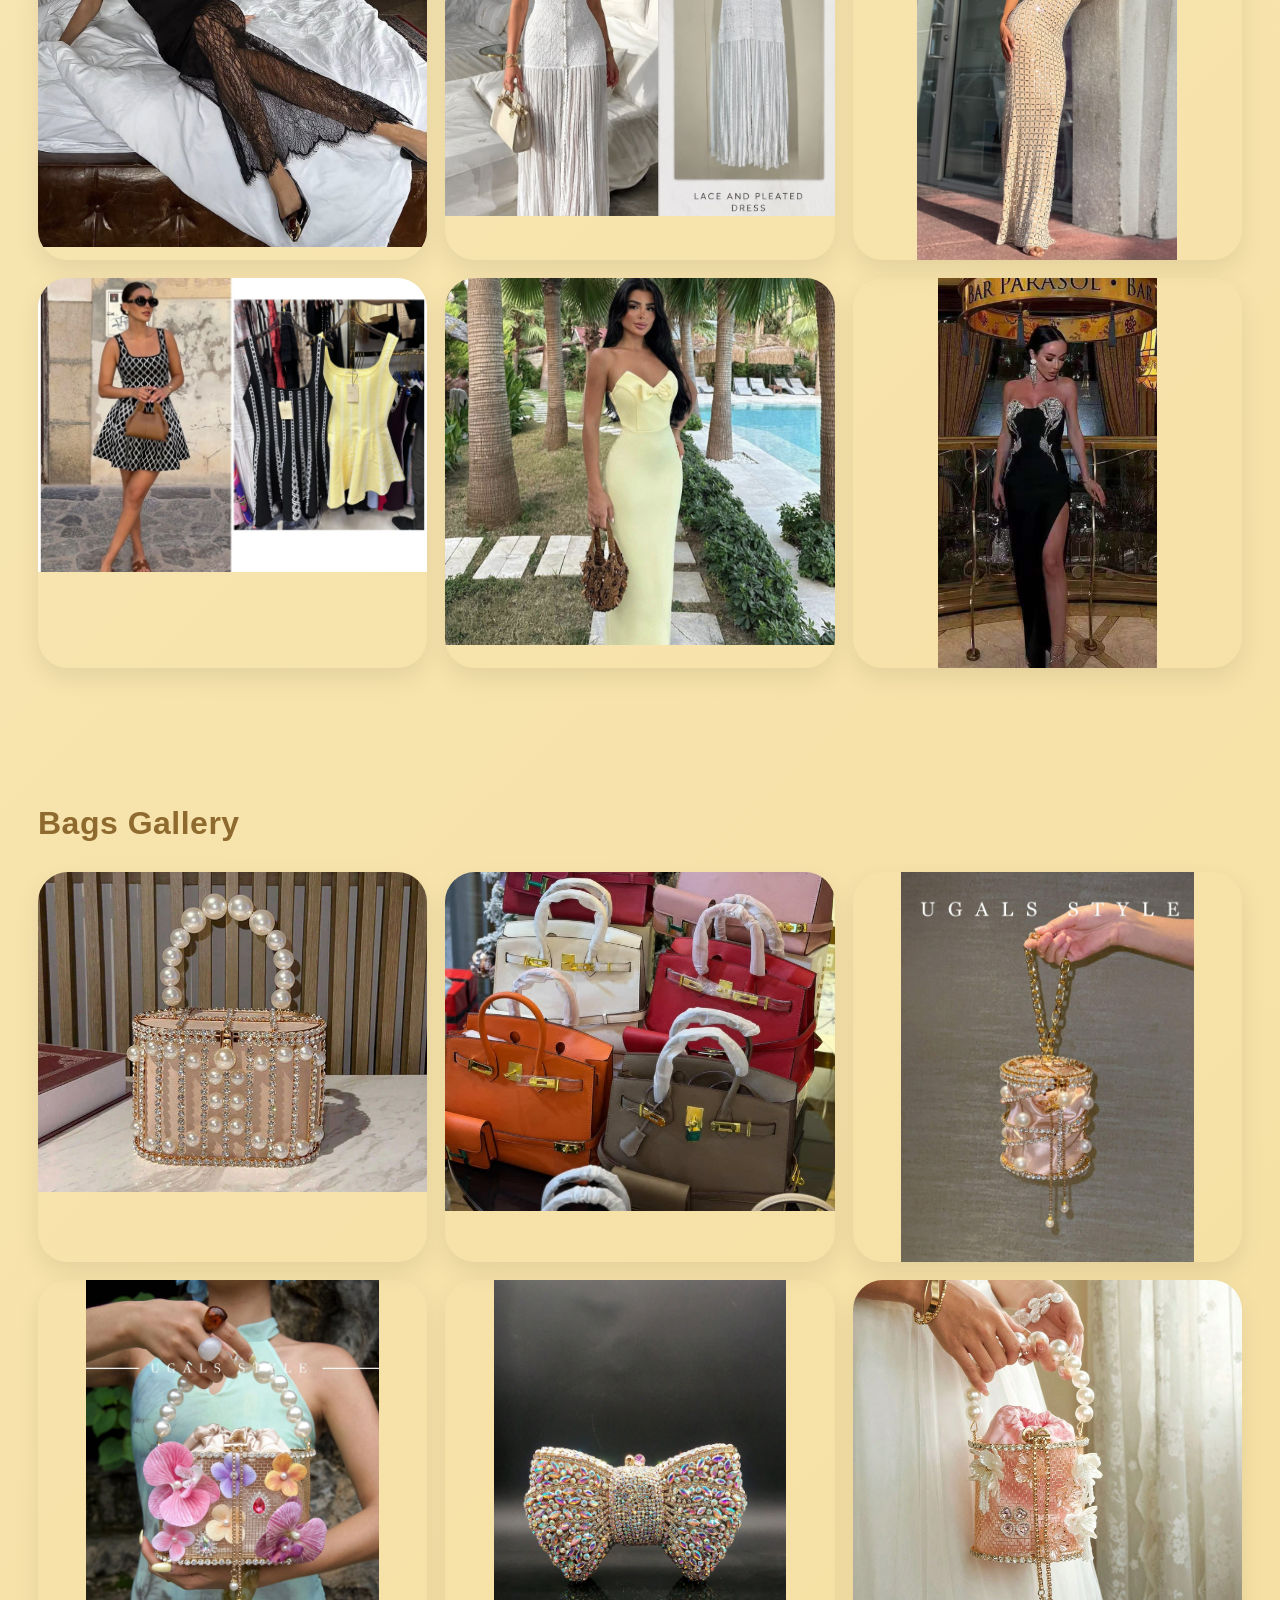
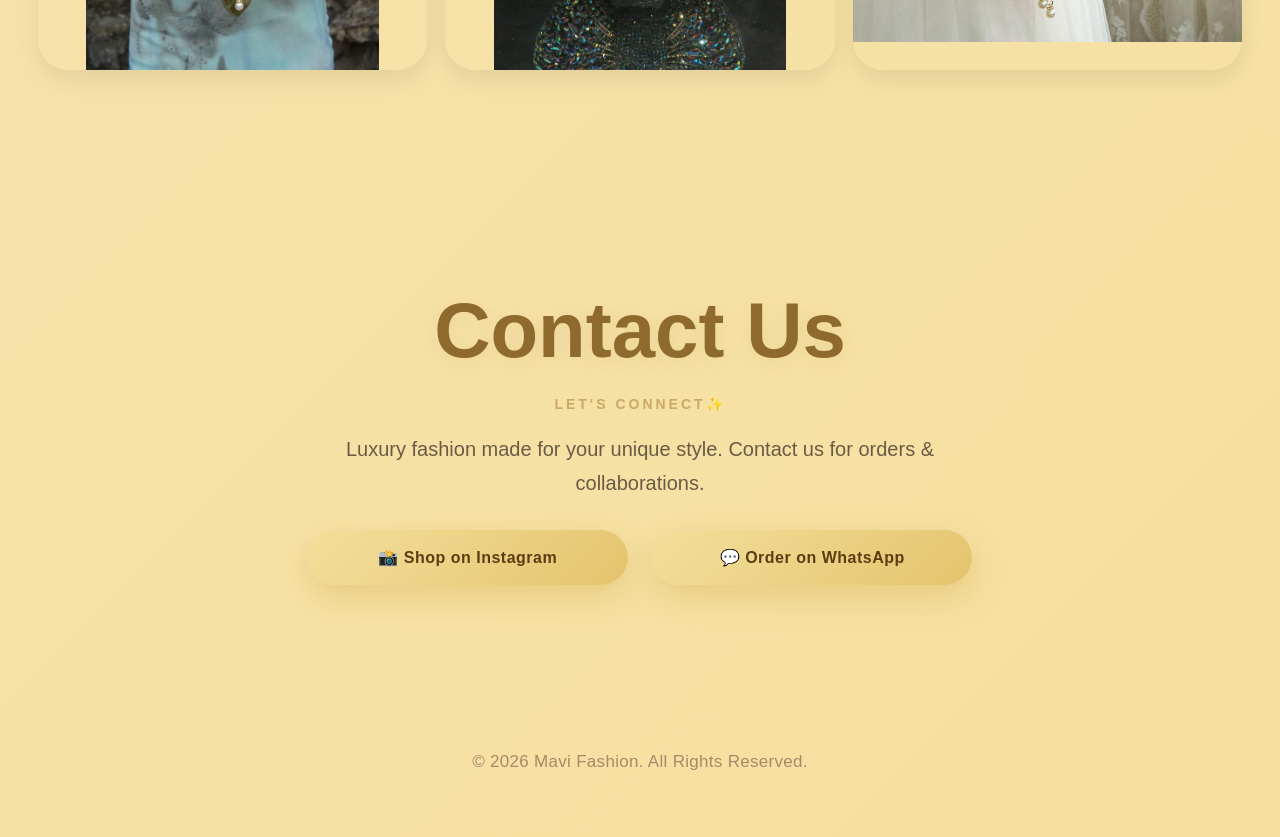
<file: fashion.html>
<!DOCTYPE html>
<html lang="en">
<head>
<meta charset="UTF-8">
<meta name="viewport"
content="width=device-width,initial-scale=1.0">
<title>Mavi Fashion</title>
<link rel="stylesheet" href="style.css">
</head>
<body class="fashion-page">
<header class="fashion-header">
<img src="mavi-logo.webp" alt="Mavi Fashion Store" class="fashion-logo">
<div class="fashion-brand">Mavi Fashion</div>
<button class="fashion-menu-btn" onclick="toggleFashionMenu()">
<span></span>
<span></span>
<span></span>
</button>
<nav class="fashion-navbar">
<a href="#home">Home</a>
<a href="#collections">Collections</a>
<a href="https://www.instagram.com/mavi_fashion2022?igsh=MTVrajFzbXoyN2Zpdg==" target="_blank" >Instagram</a>
<a href="#contact">Contact</a>
</nav>
</header>
<section class="fashion-hero" id="home">
<div class="fashion-hero-text">
<span>NEW ARRIVALS ✨</span>
<h1>
Luxury Fashion<br>
Collection
</h1>
<p>
Soft feminine luxury style inspired by Instagram fashion brands.
</p>
<div class="fashion-buttons">
<a href="#trending-styles" class="fashion-btn">✨Trending Styles</a>
<a href="#summer-vibes" class="fashion-btn glass"> ☀️Summer Vibes</a>
</div>
</div>
<div class="fashion-hero-image">
<img src="hero.jpg" alt="Mavi Fashion Collection">
</div>
</section>
<section id="trending-styles" class="trending-styles fade-Up">
<h2>Trending Styles ✨</h2>
<div class="trending-grid">
<div class="trend-card">
<img src="trend1.webp" alt="Trending Fashion Style">
</div>
<div class="trend-card">
<img src="trend2.jpg" alt="Trending Fashion Look">
</div>
<div class="trend-card">
<img src="trend3.webp" alt="Trending Fashion Outfit">
</div> 
</div>
<a href="#home" class="back-home-btn" id="backHomeBtn">⬅️ Back to Home</a>
</section>
<section id="summer-vibes"
 class="summer-vibes fade-Up">
<div class="summer-content">
<div class="summer-video">
<video autoplay muted loop playsinline preload="auto">
<source src="summer.mp4" type="video/mp4">
</video>
</div>
<div class="summer-text">
<span>SUMMER EDIT</span>
<h2> Golden Days,<br>Effortless Style</h2>
<p> Discover soft summer looks made for sunny days,
elegant evenings, and unforgettable
 moments.</p>
<p class="summer-note">Limited Summer Collection 2026 ✨</p>
<a href="#collections" class="summer-btn">Explore Summer Looks</a>
</div>
</div>
</section>
<section class="fashion-quote fade-Up">
<p>
"Elegance is the only beauty that never fades."
</p>
</section>
<section class="fashion-collections" id="collections">
<h2>Collections</h2>
<div class="fashion-cards">
<div class="fashion-card">
<img src="shoes.webp" alt="Shoes Collection">
<div class="fashion-card-content">
<h3>Shoes Collection</h3>
<p>Elegant shoes for every occasion</p>
<a href="#shoes-gallery" class="fashion-card-btn">View Collection</a>
</div>
</div>
<div class="fashion-card">
<img src="yellow-dress.jpg" alt="Dresses Collection">
<div class="fashion-card-content">
<h3>Dresses Collection</h3>
<p>Luxury dresses with soft feminine style</p>
<a href="#dresses-gallery" class="fashion-card-btn">View Collection</a>
</div>
</div>
<div class="fashion-card">
<img src="bag.jpg" alt="Bags Collection">
<div class="fashion-card-content">
<h3>Bags Collection</h3>
<p>Chic bags for modern fashion lovers</p>
<a href="#bags-gallery" class="fashion-card-btn">View Collection</a>
</div>
</div>
</section>
<section id="shoes-gallery" class="gallery-section">
<h2>Shoes Gallery</h2>
<div class="gallery-grid">
<img src="shoes1.jpg" alt="Women's Shoes Collection">
<img src="shoes2.webp" alt="Women's Shoes Collection">
<img src="shoes3.webp" alt="Women's Shoes Collection">
<img src="shoes4.webp" alt="Women's Shoes Collection">
<img src="shoes5.webp" alt="Women's Shoes Collection">
<img src="shoes6.jpg" alt="Women's Shoes Collection">
</div>
<a href="#collections" class="back-home-btn back-collection-btn">⬅️ Back to Collections</a>
</section>
<section id="dresses-gallery" class="gallery-section">
<h2>Dresses Gallery</h2>
<div class="gallery-grid">
<img src="yellow-dress1.jpg" alt="Women's Dresses Collection">
<img src="yellow-dress2.jpg" alt="Women's Dresses Collection">
<img src="yellow-dress3.jpg" alt="Women's Dresses Collection">
<img src="yellow-dress4.jpg" alt="Women's Dresses Collection">
<img src="yellow-dress5.jpg" alt="Women's Dresses Collection">
<img src="yellow-dress6.jpg" alt="Women's Dresses Collection">
</div>
<a href="#collections" class="back-home-btn back-collection-btn">⬅️ Back to Collections</a>
</section>
<section id="bags-gallery" class="gallery-section">
<h2>Bags Gallery</h2>
<div class="gallery-grid">
<img src="bag1.jpg" alt="Women's Bags Collection">
<img src="bag2.jpg" alt="Women's Bags Collection">
<img src="bag3.webp" alt="Women's Bags Collection">
<img src="bag4.webp" alt="Women's Bags Collection">
<img src="bag5.webp" alt="Women's Bags Collection">
<img src="bag6.jpg" alt="Women's Bags Collection">
</div>
<a href="#collections" class="back-home-btn back-collection-btn">⬅️ Back to Collections</a>
</section>
<section class="fashion-contact" id="contact">
<h2> Contact Us</h2>
<span class="contact-tag">LET'S CONNECT✨</span>
<p> Luxury fashion made for your unique style. Contact us for orders & collaborations.</p>
<a href="https://www.instagram.com/mavi_fashion2022?igsh=MTVrajFzbXoyN2Zpdg==" target="_blank" class="fashion-btn 
instagram-btn">
📸 Shop on Instagram</a>
<a href="https://wa.me/963986138311" target="_blank" class=" fashion-btn
 whatsapp-btn"> 💬 Order on WhatsApp</a>
</section>
<footer class="fashion-footer">
<p>© 2026 Mavi Fashion. All Rights Reserved.</p>
</footer>
<script>
function toggleFashionMenu(){
document.querySelector(".fashion-navbar").classList.toggle("active");
}
const home =
document.querySelector("#home");
const trending=
document.querySelector("#trending-styles");
const summer =
document.querySelector("#summer-vibes");
const quote =
document.querySelector(".fashion-quote");

const collectionsSection = 
document.querySelector("#collections");
const shoesGallery =
document.querySelector("#shoes-gallery");
const dressesGallery =
document.querySelector("#dresses-gallery");
const bagsGallery =
document.querySelector("#bags-gallery");
const contactSection =
document.querySelector("#contact");
const footer =
document.querySelector(".fashion-footer");
function hideMobilePages(){
if(window.innerWidth<= 768){
home.style.display="none";
trending.style.display="none";
summer.style.display="none";
quote.style.display="none";
collectionsSection.style.display="none";
shoesGallery.style.display="none";
dressesGallery.style.display="none";
bagsGallery.style.display="none";
contactSection.style.display="none";
footer.style.display="none";
}
}
document.querySelector('a[href="#home"]').addEventListener("click",function(e){
if(window.innerWidth <= 768){
e.preventDefault();
hideMobilePages();
home.style.display="flex";
window.scrollTo(0,0);
}
document.querySelector(".fashion-navbar").classList.remove("active");
});
document.querySelector('a[href="#trending-styles"]').addEventListener("click",function(e){
if(window.innerWidth <= 768){
e.preventDefault();
hideMobilePages();
trending.style.display="block";
window.scrollTo(0,0);
}
document.querySelector(".fashion-navbar").classList.remove("active");
});
document.querySelector('a[href="#summer-vibes"]').addEventListener("click",function(e){
if(window.innerWidth <= 768){
e.preventDefault();
hideMobilePages();
summer.style.display="block";
window.scrollTo(0,0);
}
document.querySelector(".fashion-navbar").classList.remove("active");
});
document.querySelector('a[href="#collections"]').addEventListener("click",function(e){
if(window.innerWidth <= 768){
e.preventDefault();
hideMobilePages();
collectionsSection.style.display="block";
window.scrollTo(0,0);
}
document.querySelector(".fashion-navbar").classList.remove("active");
});
document.querySelector('a[href="#contact"]').addEventListener("click",function(e){
if(window.innerWidth <= 768){
e.preventDefault();
hideMobilePages();
contactSection.style.display="block";
footer.style.display="block";
window.scrollTo(0,0);
}
document.querySelector(".fashion-navbar").classList.remove("active");
});
document.querySelector('a[href="#shoes-gallery"]').addEventListener("click",function(e){
if(window.innerWidth <= 768){
e.preventDefault();
hideMobilePages();
shoesGallery.style.display="block";
window.scrollTo(0,0);
}
document.querySelector(".fashion-navbar").classList.remove("active");
});
document.querySelector('a[href="#dresses-gallery"]').addEventListener("click",function(e){
if(window.innerWidth <= 768){
e.preventDefault();
hideMobilePages();
dressesGallery.style.display="block";
window.scrollTo(0,0);
}
});
document.querySelector('a[href="#bags-gallery"]').addEventListener("click",function(e){
if(window.innerWidth <= 768){
e.preventDefault();
hideMobilePages();
bagsGallery.style.display="block";
window.scrollTo(0,0);
}
});
if(window.innerWidth<=768){
hideMobilePages();
home.style.display="flex";
}
document.querySelector("#backHomeBtn").addEventListener("click",function(e){
if(window.innerWidth <= 768){
e.preventDefault();
hideMobilePages();
home.style.display="flex";
window.scrollTo(0,0);
}
});
document.querySelector(".summer-btn").addEventListener("click",function(e){
if(window.innerWidth <= 768){
e.preventDefault();
hideMobilePages();
collectionsSection.style.display="block";
window.scrollTo(0,0);
}
});
document.querySelectorAll(".back-collection-btn").forEach(function(btn){
btn.addEventListener("click",function(e){
if(window.innerWidth <= 768){
e.preventDefault();
hideMobilePages();
collectionsSection.style.display="block";
window.scrollTo(0,0);
}
});
});
</script>
</body>
</html>
</file>
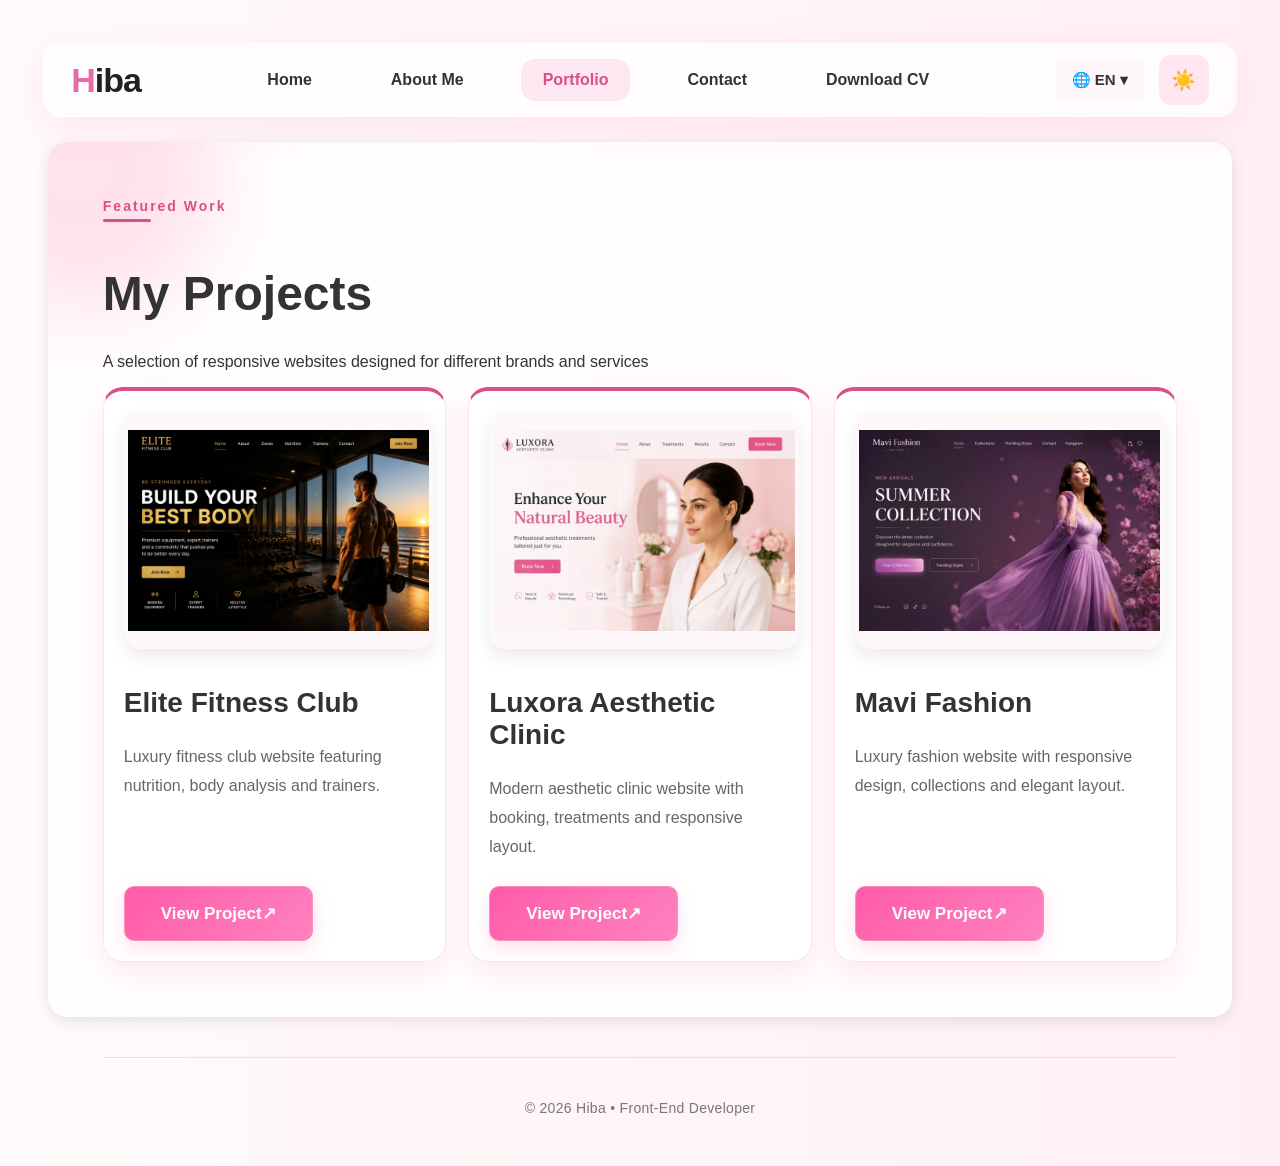
<file: projects.html>
<!DOCTYPE html>
<html>
<head>
<meta charset="UTF-8">
<meta name="viewport" content="width=device-width, initial-scale=1.0">
<title>projects</title>
<link rel="stylesheet" href="style.css">
</head>
<body >
<div class="navbar">
<a href="#" class="logo"><span class="logo-h">H</span>iba</a>
<div class="nav-links">
<a href="index.html" class="nav-link " data-i18n="home">Home</a>
<a href="about.html" class="nav-link" data-i18n="about">About Me</a>
<a href="projects.html" class="nav-link active" data-i18n="portfolio">Portfolio</a>
<a href="contact.html" class="nav-link" data-i18n="contact">Contact</a>
<a href="cv.pdf" class="nav-link cv-mobile" data-i18n="download-cv" download>Download CV</a>
</div>
<div class="nav-actions">
<div class="language-switcher">
<button type="button" class="language-btn" onclick="toggleLanguages()">🌐 EN ▾</button>
<div class="language-menu" id="languageMenu">
<button onclick="changeLanguage('en')">
<img src="flags/ENGLISH.svg" alt="">English</button>
<button onclick="changeLanguage('de')">
<img src="flags/Germany.svg" alt="">Deutsch</button>
<button onclick="changeLanguage('fr')"> 
<img src="flags/France.svg" alt="">Français</button>
<button onclick="changeLanguage('it')">
<img src="flags/Italy.svg" alt="">Italiano</button>
<button onclick="changeLanguage('ar')">
<img src="flags/Syria.svg" alt="">Arabic</button>
</div>
</div>
<button onclick="toggleTheme()" class="theme-btn" id="themeToggle">☀️</button>
<button class="menu-btn" onclick="toggleMenu()"></button>
</div>
</div>
<div class="card">
<span class="projects-label" data-i18n="featured-work">FEATURED WORK</span>
<h1 data-i18n="my-projects">My Projects</h1>
<p class="projects-subtitle" data-i18n="projects-subtitle">A selection of responsive websites designed for different brands and services.</p>
<div class="project-container">
<div class="project-card">
<img src="elite fitness club.webp" alt="Elite Fitness Club">
<h3>Elite Fitness Club</h3>
<p data-i18n="elite-description">Luxury fitness club website featuring nutrition, body analysis and trainers.</p>
<a href="elite-fitness/index.html" class="btn" data-i18n="view-project">View Project ↗</a>
</div>
<div class="project-card">
<img src="luxora.webp" alt="Luxora Aesthetic Clinic">
<h3>Luxora Aesthetic Clinic</h3>
<p data-i18n="luxora-description">Modern aesthetic clinic website with booking, treatments and responsive layout.</p>
<a href="aesthetic-clinic/index.html" class="btn" data-i18n="view-project">View Project ↗</a>
</div>
<div class="project-card">
<img src="mavifashion.webp" alt="Mavi Fashion">
<h3>Mavi Fashion</h3>
<p data-i18n="mavi-description">Luxury fashion website with responsive design, collections and elegant layout.</p>
<a href="fashion.html" class="btn" data-i18n="view-project">View Project ↗</a>
</div>
</div>
</div>
<footer>
<p data-i18n="footer-text">© 2026 Hiba • Frontend Developer </p>
</footer>
<script src="script.js"></script>
</body>
</html>
</file>
<file: style.css>
@import url('https://fonts.googleapis.com/css2?family=Tajawal:wght@400;500;600;700;800&display=swap');
:root{
--bg: linear-gradient(to right , #fffafb,#fff0f5);
--text:#333;
--card:#ffffff;
--primary:#ff4da6;
}
body{
background: var(--bg);
color:var(--text);
font-family: 'poppins', sans-serif;
}
.navbar{
width: 90%;
max-width: 1200px;
margin: 20px auto;
display: flex;
justify-content: space-between;
align-items: center;
padding: 12px 28px;
background: rgba(255, 255, 255, 0.75);
backdrop-filter: blur(15px);
border-radius: 18px;
box-shadow: 0 10px 35px rgba(255,95,158,0.12);
position: sticky;
top: 15px;
z-index: 1000;
}
.logo{
text-decoration: none;
font-family: 'Poppins', 
sans-serif;
font-size: 34px;
font-weight: 700;
color: #222;
letter-spacing: -1px;
position: relative;
transition: .3s;
}
.logo-h{
color: #e86aa6;
}
.logo::after{
content: "";
position: absolute;
left: 0;
bottom: -6px;
width:100%;
height: 3px;
background: linear-gradient(90deg,#ff5fa2,#ffc1dd);
border-radius: 50px;
transform: scaleX(0);
transform-origin: left;
transition: .35s;
}
.logo:hover{
transform: translateY(-2px);
}
.logo:hover::after{
transform: scaleX(1);
}
.nav-links{
display: flex;
gap: 35px;
}
.nav-link{
text-decoration: none;
color: #333;
font-size: 16px;
font-weight: 600;
padding: 12px 22px;
border-radius: 14px;
transition: .3s;
position: relative;
}
.nav-link:hover{
color: #e86aa6;
transform: translateY(-2px);
}
.nav-link::after{
content: "";
position: absolute;
left: 0;
bottom: -6px;
width: 0;
height: 2px;
background: #ff5f9e;
transition: width .3s ease;
}
.nav-link:hover::after{
width: 100%;
}
.nav-link.active{
color: #d94f8b;
background: #fde8f1;
padding: 12px 22px;
border-radius: 14px;
}
.nav-actions{
display: flex;
align-items: center;
gap: 15px;
}
.cv-btn{
padding: 12px 24px;
background: #ff5f9e;
color: white;
text-decoration: none;
border-radius: 14px;
font-size: 14px;
font-weight: 600;
transition: .3s;
}
.cv-btn:hover{
transform: translateY(-3px);
box-shadow: 0 10px 25px rgba(255,95,158,0.3);
}
.theme-btn{
width: 46px;
height: 46px;
border: none;
border-radius: 12px;
cursor: pointer;
background: #ffe6f1;
font-size: 20px;
}
.about-page{
width: 90%;
max-width: 1250px;
margin: 35px auto;
padding: 45px;
border-radius: 28px;
background: radial-gradient(circle at 85% 20% , rgba(255,95,158,0.15),transparent 30%), rgba(255, 255, 255, 0.82);
box-shadow: 0 18px 50px rgba(214,79,139,0.10);
overflow: hidden;
position: relative;
transition: 0.4s;
}
.about-page:hover{
background: #fff4f8;
transform: translateY(-5px);
box-shadow: 0 18px 42px rgba(255, 105, 180, 0.24);
}
.about-hero{
display: grid;
grid-template-columns: 1fr 1.25fr;
gap: 55px;
align-items: center;
}
.about-content{
max-width: 520px;
}
.about-label{
display: inline-block;
color: #d94f8b;
font-size: 14px;
font-weight: 700;
letter-spacing: 1px;
margin-bottom: 20px;
position: relative;
}
.about-label::after{
content: "";
position: absolute;
left: 0;
bottom: -9px;
width: 48px;
height: 3px;
border-radius: 20px;
background: #d94f8b;
}
.about-content h1{
font-size: 58px;
line-height: 1;
color: #20232d;
margin: 18px 0 14px;
}
.about-content h2{
color: #d94f8b;
font-size: 22px;
font-weight: 500;
margin-bottom: 24px;
}
.about-description{
color: #555d6b;
font-size: 17px;
line-height: 1.8;
margin-bottom: 28px;
}
.info-cards{
display: grid;
grid-template-columns: repeat(2,1fr);
gap: 14px;
}
.info-card{
min-height: 92px;
padding: 15px;
border-radius: 16px;
display: flex;
align-items: center;
gap: 13px;
background: rgba(255,255,255,0.72);
border: 1px solid rgba(217,79,139,0.12);
box-shadow: 0 8px 22px rgba(217,79,139,0.07);
transition: .3s ease;
}
.info-card:hover{
transform: translateY(-5px);
border-color: rgba(217,79,139,0.35);
box-shadow: 0 15px 30px rgba(217,79,139,0.14);
}
.info-icon{
width: 45px;
height: 45px;
flex-shrink: 0;
display: flex;
justify-content: center;
align-items: center;
border-radius: 13px;
background: #ffe8f1;
font-size: 21px;
}
.info-card h3{
color: #363a46;
font-size: 15px;
margin: 0 0 5px;
}
.info-card p{
margin: 0;
color: #666d79;
font-size: 13px;
line-height: 1.4;
}
.creative-side{
position: relative;
min-height: 445px;
display: flex;
justify-content: center;
align-items: flex-end;
border-radius: 24px;
background: radial-gradient(circle at 75% 40%, rgba(255,76,145,.28),transparent 35%),linear-gradient(145deg,#fff7fa,#ffeef5);
overflow: hidden;
}
.desk{
position: absolute;
left: 0;
bottom: 0;
width: 100%;
height: 68px;
background: linear-gradient(180deg,#e7b28e,#c98763);
box-shadow: 0 -10px 30px rgba(95,52,34, .12);
}
.inspiration-board{
position: absolute;
right: 110px;
bottom: 66px;
width: 235px;
height: 330px;
padding: 38px;
color: white;
background: #17151a;
border: 7px solid #a76a4b;
box-shadow: 0 20px 35px rgba(0, 0, 0, 0.25);
z-index: 3;
}
.code-symbol{
color: #ff4e99;
font-size: 35px;
font-weight: 700;
}
.inspiration-board h3{
margin-top: 26px;
font-size: 28px;
line-height: 1.45;
font-weight: 500;
}
.inspiration-board h3 span{
color: #ff4e99;
}
.board-line{
width: 38px;
height: 3px;
margin-top: 30px;
border-radius: 20px;
background: #ff4e99;
}
.desk-lamp{
position: absolute;
left: 45px;
bottom: 66px;
width: 130px;
height: 300px;
z-index: 4;
}
.lamp-head{
position: absolute;
left: 35px;
top: 8;
width: 100px;
height: 65px;
border-radius: 60px 60px 22px 22px;
background: #201d22;
transform: rotate(25deg);
box-shadow: inset 0 -12px 15px rgba(255,218,166,0.75),0 12px 25px rgba(0, 0, 0, 0.2);
}
.lamp-arm{
position: absolute;
left: 58px;
top: 65px;
width: 9px;
height: 205px;
border-radius: 10px;
background: #252126;
}
.lamp-base{
position: absolute;
left: 15px;
bottom: 0;
width: 100px;
height: 18px;
border-radius : 50%;
background: #252126;
}
.plant{
position: absolute;
left: 205px;
bottom: 66px;
z-index: 4;
}
.plant-leaves{
font-size: 50px;
transform: translateY(12px);
}
.plant-pot{
width: 65px;
height: 58px;
border-radius: 10px 10px 24px 24px;
background: linear-gradient(135deg,#f8f8fa,#a8a8af);
box-shadow: 0 12px 22px rgba(0, 0, 0, 0.15);
}
.neon-code{
position: absolute;
right: 18px;
bottom: 95px;
display: flex;
gap: 8px;
color: white;
font-size: 60px;
font-weight: 300;
text-shadow:
0 0 7px #ff4e99,
0 0 18px #ff4e99,
0 0 35px #ff4e99;
z-index: 4;
}
.services-section{
margin-top: 25px;
}
.section-small-title{
display: inline-block;
color: #20232d;
font-size: 24px;
font-weight: 700;
margin-bottom: 28px;
position: relative;
}
.section-small-title::after{
content: "";
position: absolute;
left: 0;
bottom: -10px;
width: 45px;
height: 3px;
border-radius: 20px;
background: #d94f8b;
}
.service-grid{
display: grid;
grid-template-columns: repeat(2,1fr);
gap: 24px;
}
.service-card{
min-height: 110px;
padding: 18px;
display: flex;
gap: 16px;
align-items: flex-start;
border-radius: 20px;
background: rgba(255,255,255,0.78);
border: 1px solid rgba(217,79,139,0.13);
box-shadow: 0 10px 28px rgba(217,79,139,0.07);
transition: .35s ease;
}
.service-card:hover{
transform: translateY(-7px);
border-color: rgba(217,79,139,0.4);
box-shadow: 0 18px 38px rgba(217,79,139,0.16);
}
.service-icon{
width: 52px;
height: 52px;
flex-shrink: 0;
display: flex;
justify-content: center;
align-items: center;
border-radius: 50%;
background: #ffe5ef;
color: #d94f8b;
font-size: 22px;
font-weight: 700;
}
.service-card h3{
color: #242833;
font-size: 22px;
margin-bottom: 8px;
}
.service-card p{
color: #666d79;
font-size: 15px;
line-height: 1.6;
margin: 0;
}
.project-container{
display: grid;
grid-template-columns: repeat(3,
minmax(0, 1fr));
gap: 22px;
align-items: stretch;
justify-content: center;
}
.project-card{
background: #ffffff;
color: var(--text);
padding: 20px;
margin:  0;
min-height: 390px;
display: flex;
flex-direction: column;
border: 1px solid rgba(255,79,163,0.15);
border-top: 4px solid #d94f8b;
border-radius: 20px;
box-shadow: 0 12px 28px rgba(255, 79, 163, 0.12);
transition: 0.3s ease;
}
.project-card:hover{
transform: translateY(-10px);
box-shadow: 0 18px 35px rgba(255, 79, 163,0.20);
}
.project-card h3{
font-size: 28px;
font-weight: 700;
color: #333;
margin-top: 20px;
margin-bottom: 16px;
}
.project-card p{
font-size: 16px;
line-height: 1.8;
color: #666;
margin-top: 8px;
margin-bottom: 24px;
}
.project-card .btn{
margin-top: auto;
align-self: flex-start;
}
.project-card img{
width: 100%;
height: 230px;
object-fit: contain;
object-position: center;
padding: 4px;
background: #fff8fb;
border-radius:16px;
margin: 0 0 18px;
box-shadow: 0 8px 18px rgba(0, 0, 0, 0.08);
display:block;
transition:.3s ease;
}
.project-card:hover img{
transform:scale(1.04);
}
.projects-label{
display: inline-block;
position: relative;
color: #d94f8b;
font-size: 14px;
font-weight: 700;
letter-spacing: 2px;
margin-bottom: 20px;
}
.projects-label::after{
content: "";
position: absolute;
left: 0;
bottom: -8px;
width: 48px;
height: 3px;
background: #d94f8b;
border-radius: 20px;
}
.card{ 
background: rgba(255, 255, 255, 0.82);
backdrop-filter: blur(10px);
animation: fadeIn 1s ease;
padding: 55px 55px;
margin: 40px auto;
border-radius: 20px;
width: 85%;
box-shadow: 0 4px 15px rgba(0, 0, 0, 0.1);
transition: 0.3s;
overflow: hidden;
max-width: 1200px;
}
.card:hover {
transform: translateY(-6px);
box-shadow: 0 12px 28px rgba(255, 105, 180, 0.18);
}
.card h1{
font-size: 48px;
}
@keyframes fadeIn {
from{
opacity: 0;
transform: translateY(30px);
}
to {opacity: 1;
transform: translateY(0);
}
}
.contact-card{
display: grid;
grid-template-columns: 0.85fr 1.15fr;
gap: 55px;
align-items: center;
}
.contact-info{
padding: 10px;
}
.contact-label{
display: inline-block;
color: #d94f8b;
font-size: 14px;
font-weight: 700;
letter-spacing: 2px;
margin-bottom: 14px;
}
.contact-info h1{
font-size: 46px;
margin: 0 0 18px;
color: #333;
}
.contact-text{
color: #666;
font-size: 16px;
line-height: 1.8;
margin-bottom: 30px;
max-width: 430px;
}
.contact-detail{
display: flex;
align-items: center;
gap: 18px;
margin-bottom: 22px;
transition: .3s ease;
}
.contact-detail:hover{
transform: translateX(6px);
}
.contact-detail:hover .contact-icon{
transform: scale(1.08);
box-shadow: 0 8px 20px rgba(255,95,158,0.18);
}
.contact-icon{
width: 54px;
height: 54px;
display: flex;
align-items: center;
justify-content: center;
background: #fde8f1;
border-radius: 14px;
font-size: 20px;
flex-shrink: 0;
transition: .3s ease
;
}
.contact-detail h3{
margin: 0 0 4px;
font-size: 16px;
color: #333;
}
.contact-detail p{
margin: 0;
color: #777;
font-size: 14px;
}
.contact-form{
padding: 30px;
background-color: rgba(255,255,255,0.72);
border: 1px solid rgba(217,79,139,0.15);
border-radius: 22px;
box-shadow: 0 12px 30px rgba(217,79,139,0.08);
}
.contact-form input,
.contact-form textarea{
width: 100%;
box-sizing: border-box;
}
.contact-form textarea{
min-height: 160px;
}
.contact-form .btn{
padding: 13px 28px;
font-size: 15px;
}
#success-message{
margin-top: 18px !important;
padding: 14px 18px !important;
border-radius: 12px !important;
background: #fff0f6 !important;
border:1px solid #f8c8dc !important;
color:#f857a2 !important;
font-weight: 600 !important;
font-size: 15px !important;
text-align: center !important;
}
.contact-detail a,
.contact-detail a:visited{
color:#666 !important;
text-decoration: none !important;
font-weight: normal !important;
}
.contact-detail a:hover{
color:#666 !important;
text-decoration: none !important;
}
.btn { 
display: inline-block;
background: linear-gradient(135deg,#ff5ba8,#ff82bf);
padding: 16px 36px;
border-radius: 10px;
text-decoration: none;
text-align: center;
font-size: 17px;
cursor: pointer;
font-family: 'poppins', sans-serif;
transition: 0.3s ease;
border: 1px solid #ff8fb1;
color: white;
font-weight: bold;
margin-right: 10px;
width: fit-content;
box-shadow: 0 8px 20px rgba(255, 105, 180, 0.2);
}
.language-switcher{
position: relative;
}
.language-btn{
border: none;
background: #fff6fa;
color: #333;
padding: 12px 16px;
border-radius: 12px;
font-size: 15px;
font-weight: 600;
cursor: pointer;
transition: 0.3s ease;
}
.language-btn:hover{
background: #fde8f1;
transform: translateY(-2px);
}
.language-menu{
position: absolute;
top: calc(100% +10px);
right: 0;
width: 190px;
padding: 10px;
background: #fff;
border: 1px solid rgba(217,79,139,0.18);
border-radius: 14px;
box-shadow: 0 15px 35px rgba(0, 0, 0, 0.14);
display: none;
z-index: 9999;
}
.language-menu.show{
display: block !important;
}
.language-menu button{
width: 100%;
border: none;
background: transparent;
text-align: left;
padding: 12px;
border-radius: 10px;
font-size: 15px;
cursor: pointer;
}
.language-menu button:hover{
background: #fff0f6;
}
.navbar,
.nav-actions,
.language-switcher{
overflow: visible;
}
.navbar{
position: relative;
z-index: 2000;
}
.language-menu button img{
width: 32px;
height: 22px;
object-fit: cover;
border-radius: 3px;
}
.language-menu button{
display: flex;
align-items: center;
gap: 12px;
}
.menu-btn{
display: none;
}
html[lang="de"] .hero-text h1{
font-size: 52px;
line-height: 1.1;
}
html[lang="fr"] .hero-text h1,
html[lang="it"] .hero-text h1{
font-size: 46px;
line-height: 1.1;
}
#themeToggle{
font-size: 20px;
width: 50px;
height: 50px;
display: flex;
align-items: center;
justify-content: center;
}
.btn:hover{
background: linear-gradient(135deg,#ff4f9f,#ff6fb4);
color: white;
transform: translateY(-4px) scale(1.05);
transition: 0.3s;
box-shadow: 0 10px 25px rgba(255, 105, 180, 0.35);
letter-spacing: 1px;
}
footer{
width: 85%;
max-width: 1200px;
margin: 25px auto 0;
padding: 28px 0;
text-align: center;
direction: ltr;
color: #777;
font-size: 14px;
border-top: 1px solid rgba(217,79,139,0.18);
letter-spacing: 0.3px;
}
html[lang="ar"] body{
font-family: 'Tajawal', sans-serif;
}
html[lang="ar"]  h1,
html[lang="ar"]  h2,
html[lang="ar"]  h3{
font-family: 'Tajawal', sans-serif;
font-weight: 700;
}
html[lang="ar"]  p{
font-family: 'Tajawal', sans-serif;
font-weight: 400;
line-height: 1.9;
}
html[lang="ar"]  button,
html[lang="ar"]  a{
font-family: 'Tajawal', sans-serif;
}
form {
display: flex;
flex-direction: column;
gap: 15px;
width: 100%;
}
input,
textarea {
padding: 15px;
border: 1px solid #f8a5c2;
border-radius: 10px;
font-size: 16px;
font-family: 'poppins', 
sans-serif;
outline: none;
resize: none;
}
input:focus,
textarea:focus{
border-color: #d66b8c;
}
input::placeholder,
textarea::placeholder{
color: #999;
}
.container{
display: flex;
gap: 10px;
}
.hero{
display: flex;
justify-content: center;
align-items: center;
gap: 20px;
background: rgba(255, 255, 255, 0.96);
padding: 32px  50px;
border-radius: 25px;
box-shadow: 0 10px 30px
rgba(255, 105, 180,0.18);
margin: 25px auto 35px;
width: 70%;
animation: fadeInUp 2s ease;
transition: 0.4s;
position: relative;
overflow: hidden;
}
.hero:hover,
.card:hover{
background: #fff4f8;
transform: translateY(-5px);
box-shadow: 0 18px 42px rgba(255, 105, 180,0.24);
}
.hero::before,
.card::before,
.about-page::before{
content: "";
position: absolute;
width: 280px;
height: 280px;
background: rgba(255, 95, 158, 0.12);
border-radius: 50%;
top: -100px;
left: -100px;
filter: blur(40px);
}
.hero::after,
.card::after,
.about-page::after{
content: "";
position: absolute;
width: 220px;
height: 220px;
background: rgba(255, 182, 193, 0.18);
border-radius: 50%;
top: -80px;
left: -80px;
filter: blur(35px);
}
.hero > *,
.card > *,
.about-page > *{
position: relative;
z-index: 1;
}
.hero-img{
width: 290px;
height: 290px;
border-radius: 50%;
object-fit: cover;
object-position:center top;
border: 8px solid white;
box-shadow: 0 0 0 6px #ffdce9,
0 18px 40px
rgba(255, 105, 180, 0.22);
transition: 0.4s ease;
position:relative;
z-index:3;
}
.hero-image{
position:relative;
width:370px;
height:370px;
display:flex;
justify-content:center;
align-items:center;
flex-shrink:0;
}
.hero-image::before{
content:"";
position:absolute;
width:350px;
height:350px;
border-radius:50%;
background:rgba(255,182,193,.18);
z-index:1;
}
.hero-image::after{
content:"";
position:absolute;
width:330px;
height:330px;
border:2px dashed rgba(255,95,158,.32);
border-radius:50%;
z-index:2;
}
.hero-img:hover{
transform: scale(1.05);
box-shadow:0 0 0 6px #ffdce9,
0 24px 50px rgba(255, 95, 158,.35);
}
.hero-text{
display: flex;
flex-direction: column;
gap: 20px;
max-width: 600px;
line-height: 1.8;
letter-spacing: 1px;
}

.hero-text h1{
font-size: 58px;
line-height: 1.08;
max-width: 600px;
font-weight: 700;
margin-bottom: 18px;
animation: fadeInUp 2s ease;
}

.hero-text p{
font-size: 22px;
color: #555;
margin-bottom: 25px;
}
.hero-tag{
color: #ff5f9e;
font-size: 14px;
letter-spacing: 3px;
font-weight: 700;
margin-bottom: 18px;
}
.hero-description{
font-size: 19px;
color: #666;
line-height: 1.8;
max-width: 560px;
}
.secondary-link{
position: relative;
color: #ff5f9e;
font-weight: 700;
text-decoration: none;
transition: .3s;
padding-bottom: 4px;
}
.secondary-link::after{
content: "";
position: absolute;
left: 0;
bottom: 0;
width: 0;
height: 2px;
background: #ff5f9e;
transition: .3s;
}
.secondary-link:hover{
color: #ff5f9e;
}
.secondary-link:hover::after{
width: 100%;
}
.hero-stats{
display: flex;
gap: 14px;
margin-top: 16px;
max-width: 700px;
width:100%;
}
.stat-box{
min-height: 125px;
padding: 20px 16px;
background: rgba(255, 255, 255, 0.68);
border: 1px solid rgba(214, 79, 158, .22);
border-radius: 16px;
box-shadow: 0 8px 22px rgba(214, 79, 139, 0.08);
backdrop-filter: blur(10px);
display: flex;
flex-direction: column;
justify-content: center;
align-items: center;
text-align: center;
transition: .35s ease;
cursor:pointer;
overflow:hidden;
flex:1;
min-width:0;
}
.stat-box i{
font-size: 26px;
color: #ff5f9e;
background: #ffeaf3;
width: 52px;
height: 52px;
border-radius: 50%;
display: flex;
justify-content: center;
align-items: center;
margin:0 auto 12px;
transition:.35s ease;
}
.stat-box:hover i{
background:#ff5f9e;
color:white;
transform:rotate(8deg) scale(1.08);
}
.stat-box:nth-child(1){
animation-delay: .2s;
}
.stat-box:nth-child(2){
animation-delay: .4s;
}
.stat-box:nth-child(3){
animation-delay: .6s;
}
.stat-box strong{
color: #2f2f2f; ;
font-size: 20px;
margin-bottom: 6px;
}
.stat-box span{
color: #777;
font-size: 12px;
line-height: 1.4;
}
.stat-box:hover{
transform: translateY(-7px);
background: rgba(255, 244, 248, 0.98);
border-color: #d94f8b;
box-shadow: 0 16px 34px rgba(214, 79, 139, 0.22);
}
.gradient-text{
display: block;
color: #ff4da6;
}
.image-wrap{
position:relative;
display:flex;
justify-content:center;
align-items:center;
}
.image-wrap::before{
content:"";
position:absolute;
width:260px;
height:260px;
border-radius:50%;
background:rgba(255, 95, 158, 0.10);
filter:blur(10px);
}
.image-wrap::after{
content:"";
position:absolute;
width:210px;
height:210px;
border:1px dashed rgba(255,95,158,0.35);
border-radius:50%;
}
@keyframes fadeInUp{
from{
opacity: 0;
transform: translateY(150px);
}
to{
opacity: 1;
transform: translateY(0);
}
}
.services{
list-style: none;
padding: 0;
margin: 20px 0;
}
.services li{
background: #fff0f5;
padding: 12px 15px;
margin: 12px 0;
border-radius: 12px;
border-left: 4px solid#ff8fb1;
font-weight: 500;
transition: 0.3s;
}
.services li:hover{
transform: translateX(8px);
box-shadow: 0 5px 15px rgba(255, 105, 180, 0.2);
}
.skill-bar:hover .skill{
filter: brightness(1.1);
}
body.dark{
    --bg: #121218;
    --text: #f5f5f7;
    --card: #1c1c24;
    --primary: #ff66ad;
    background: #121218;
    color: #f5f5f7;
}

body.dark .navbar{
    background: rgba(28, 28, 36, 0.92);
}

body.dark .card,
body.dark .about-page{
    background: #1c1c24;
    color: #f5f5f7;
}

body.dark h1,
body.dark h2,
body.dark h3{
    color: #f5f5f7;
}

body.dark p{
    color: #c8c8d0;
}

body.dark .nav-link{
    color: #d7d7dd;
}

body.dark .nav-link:hover,
body.dark .nav-link.active{
    color: #ff66ad;
}

body.dark footer{
    color: #aaaab3;
}
body.dark .stat-box{
    background: #262630;
    border: 1px solid rgba(255, 102, 173, 0.18);
    color: #f5f5f7;
}

body.dark .stat-box strong{
    color: #f5f5f7;
}

body.dark .stat-box span{
    color: #aaaab3;
}

body.dark .info-card{
    background: #262630;
    border: 1px solid rgba(255, 102, 173, 0.18);
    color: #f5f5f7;
}

body.dark .info-card h3{
    color: #f5f5f7;
}

body.dark .info-card p{
    color: #aaaab3;
}

body.dark .service-card{
    background: #262630;
    border: 1px solid rgba(255, 102, 173, 0.18);
    color: #f5f5f7;
}

body.dark .service-card h3{
    color: #f5f5f7;
}

body.dark .service-card p{
    color: #aaaab3;
}

body.dark .section-small-title{
    color: #f5f5f7;
}

body.dark .project-card{
    background: #262630;
    border: 1px solid rgba(255, 102, 173, 0.20);
    border-top: 4px solid #ff66ad;
    color: #f5f5f7;
}

body.dark .project-card h2,
body.dark .project-card h3{
    color: #f5f5f7;
}

body.dark .project-card p{
    color: #aaaab3;
}

body.dark .project-card img{
    background: #18181f;
}

body.dark .contact-form{
    background: #262630;
    border: 1px solid rgba(255, 102, 173, 0.18);
}

body.dark .contact-form input,
body.dark .contact-form textarea{
    background: #1c1c24;
    color: #f5f5f7;
    border: 1px solid rgba(255, 102, 173, 0.45);
}

body.dark .contact-form input::placeholder,
body.dark .contact-form textarea::placeholder{
    color: #8f8f99;
}

body.dark .contact-detail h3{
    color: #f5f5f7;
}

body.dark .contact-detail p,
body.dark .contact-detail a{
    color: #c8c8d0;
}

body.dark .contact-detail a:hover{
    color: #ff66ad;
}

body.dark .language-btn{
    background: #262630;
    color: #f5f5f7;
    border: 1px solid rgba(255, 102, 173, 0.18);
}

body.dark .theme-btn{
    background: #262630;
    color: #f5f5f7;
    border: 1px solid rgba(255, 102, 173, 0.18);
}

body.dark .language-menu{
    background: #262630;
    border: 1px solid rgba(255, 102, 173, 0.18);
}

body.dark .language-menu button{
    background: transparent;
    color: #f5f5f7;
}

body.dark .language-menu button:hover{
    background: #32323d;
}
body.dark .logo{
    color: #f5f5f7;
}

body.dark .logo-h{
    color: #ff66ad;
}
body.dark .hero-img {
    border-color: #2b2b35;
}
.fashion-menu-btn{
display: none;
}
html[lang="ar"] .navbar{
    direction: ltr;
}

html[lang="ar"] .nav-links{
    direction: ltr;
}

html[lang="ar"] .nav-actions{
    direction: ltr;
}
@media(max-width:768px){
html,
body{
width: 100%;
max-width: 100%;
margin: 0;
padding: 0;
overflow-x: hidden;
}
body{
display:block;
}
.navbar{
width:calc(100% - 16px);
margin: 8px auto;
padding: 10px 12px;
min-height: 58px;
height: 58px;
box-sizing: border-box;
}
.logo{
font-size: 22px;
}
.nav-links{
display: none;
position: absolute;
top: 62px;
left: auto;
right: 8px;
width: 165px;
flex-direction: column;
gap: 5px;
padding: 8px;
background: rgba(255,255,255,0.97);
border-radius: 14px;
box-shadow: 0 10px 25px rgba(0, 0, 0, 0.12);
z-index: 2000;
}
.nav-links.active{
display: flex;
}
.nav-links .nav-link{
width: 100%;
padding: 11px 12px;
margin: 3px 0;
text-align: center;
color: #d94f8b;
font-weight: 600;
background: rgba(255, 95, 158, 0.12);
border: 1px solid rgba(25,95,158,0.12);
border-radius: 14px;
box-sizing: border-box;
}
.menu-btn{
display: block;
border: none;
background: transparent;
font-size: 25px;
cursor: pointer;
}
.menu-btn::before{
content:  "\2630";
}
.nav-actions{
margin-left: auto;
display: flex;
align-items: center;
gap: 7px;
flex-shrink: 0;
}
.cv-btn{
padding: 9px 12px;
font-size: 11px;
display: none;
}
.language-btn{
padding: 6px 7px;
font-size: 14px;
min-width: 60px;
}
.theme-btn{
width: 38px;
height: 38px;
min-width: 38px;
}
.hero{
width:calc(100% - 40px);
max-width: calc(100% - 40px);
margin: 25px auto 35px;
padding: 32px 20px;
display: flex;
flex-direction: column;
align-items: center;
gap: 20px;
box-sizing: border-box;
overflow: hidden;
min-height: auto;
}
.hero-text{
width:100%;
max-width: 100%;
text-align:center;
}
.hero-tag{
display: block;
font-size:13px;
letter-spacing:3px;
margin: 0 auto 24px ;
text-align: center;
}
.hero h1{
width: 100%;
max-width: 100%;
margin: 0 0 24px;
font-size: 30px;
line-height: 1.2;
text-align: center;
word-break: normal;
overflow-wrap: normal;
} 
.hero h1 .gradient-text{
font-size: 30px;
}
.hero-description,
.hero p{
width: 100%;
max-width: 320px;
margin: 0 auto 28px;
font-size: 14px;
line-height: 1.7;
text-align: center;
}
.hero-buttons{
width: 100%;
max-width: 285px;
padding: 0;
margin: 0 auto;
display: flex;
flex-direction: column;
align-items: center;
gap: 10px;
}
.hero-buttons .btn{
width: 100%;
box-sizing: border-box;
}
.secondary-link{
margin: 0;
}
.hero-stats{
width: 90%;
margin: 30px auto 0 ;
display: grid;
grid-template-columns: 1fr;
gap: 10px;
}
.stat-box{
width: 100%;
min-width: 0;
padding: 16px 12px;
text-align:center;
box-sizing: border-box;
}
.stat-box strong{
display: block;
font-size: 17px;
margin-top: 6px;
}
.stat-box span{
display: block;
font-size: 11px;
line-height: 1.4;
margin-top: 5px;
}
.hero-image{
position: relative ;
width: 225px;
max-width: 225px;
margin: -38px auto 0 ;
display: flex;
justify-content: center;
align-items: center;
}
.hero-img{
width: 205px;
height: 205px;
border-radius: 50%;
object-fit: cover;
object-position: center top;
}
.hero-image::after{
width: 240px;
height: 240px;
}
.hero-image::before{
width: 225px;
height: 225px;
}
.about-container{
width: 100%;
max-width: 100%;
display: flex;
flex-direction: column;
gap: 28px;
}
.about-text{
width: 100%;
max-width: 100%;
}
.about h1{
font-size: 36px;
line-height: 1.15;
}
.about p{
font-size: 15px;
line-height: 1.8;
}
.info-grid,
.quick-info{
width: 100%;
display: grid;
grid-template-columns: 1fr 1fr;
gap: 12px;
}
.info-card{
width: 100%;
min-width: 0;
}
.about-page{
width: calc(100% - 40px);
max-width: calc(100% - 40px);
margin: 25px auto 0 ;
padding: 45px 20px 30px;
box-sizing: border-box;
}
.about-hero{
display: block;
}
.about-content{
width: 100%;
max-width: 100%;
}
.about-content h1{
font-size: 42px;
line-height: 1.05;
margin: 18px 0 18px;
}
.about-content h2{
font-size: 20px;
line-height: 1.3;
margin-bottom: 22px;
}
.about-description{
width: 100%;
font-size: 15px;
line-height: 1.8;
margin-bottom: 28px;
}
.info-cards{
width: 100%;
display: grid;
grid-template-columns: repeat(2,minmax(0,1fr));
gap: 12px;
}
.info-card{
width: 100%;
min-width: 0;
min-height: 100px;
padding: 12px 8px;
gap: 8px;
box-sizing: border-box;
}
.info-icon{
width: 36px;
height: 36px;
font-size: 17px;
flex-shrink: 0;
}
.info-card h3{
font-size: 13px;
margin-bottom: 4px;
}
.info-card p{
font-size: 11px;
line-height: 1.35;
}
.creative-side{
display: block;
position: relative;
width: 100%;
height: 390px;
min-height: 390px;
margin-top: 25px;
overflow: hidden;
}
.creative-side .inspiration-board{
right: 22px;
bottom: 55px;
width: 165px;
height: 255px;
padding: 22px;
border-width: 5px;
}
.creative-side .code-symbol{
font-size: 25px;
}
.creative-side .inspiration-board h3{
margin-top: 16px;
font-size: 21px;
line-height: 1.4;
}
.creative-side .board-line{
width: 30px;
height: 3px;
margin-top: 18px;
}
.creative-side .desk-lamp{
left: -18px;
bottom: 55px;
transform: scale(0.78);
transform-origin: bottom left;
}
.creative-side .plant{
left: 142px;
bottom: 55px;
transform: scale(0.75);
transform-origin: bottom left;
}
.creative-side .desk{
height: 55px;
}
.services-side{
display: none;
}
.services-section{
margin-top: 30px;
}
.section-small-title{
font-size: 23px;
margin-bottom: 22px;
}
.service-grid{
width: 100%;
display: grid;
grid-template-columns: 1fr;
gap: 10px;
}
.service-card{
width: 100%;
min-width: 0;
min-height: auto;
padding: 13px 15px;
box-sizing: border-box;
}
.service-icon{
width: 40px;
height: 40px;
font-size: 18px;
}
.service-card h3{
font-size: 18px;
margin-bottom: 6px;
}
.service-card p{
font-size: 13px;
line-height: 1.5;
}
.projects,
.project-grid{
width: 100%;
display: grid;
grid-template-columns: 1fr;
gap:24px;
}
.card{
width: calc(100% - 40px);
max-width: calc(100% - 40px);
margin: 45px auto 35px;
padding: 40px 20px 30px;
box-sizing: border-box;
overflow: hidden;
}
.projects-label{
font-size: 13px;
margin-bottom: 20px;
}
.card > h1{
font-size: 38px;
line-height: 1.1;
margin: 18px 0 22px;
}
.projects-subtitle{
width: 100%;
font-size: 14px;
line-height: 1.6;
margin-bottom: 28px;
}
.project-container{
width: 100%;
display: grid;
grid-template-columns: 1fr;
gap: 12px;
}
.project-card{
width: 100%;
max-width: 100%;
min-height: auto;
padding: 16px;
box-sizing: border-box;
}
.project-card img{
width: 100%;
height: 190px;
object-fit: contain;
object-position: center;
max-width: 100%;
padding: 0;
}
.project-card h3{
font-size: 20px;
margin: 14px 0 10px;
}
.project-card p{
font-size: 14px;
line-height: 1.5;
margin: 0 0 14px;
}
.project-card .btn{
font-size: 14px;
padding: 11px 18px;
}
.contact-card,
.contact-container{
width: 100%;
max-width: 100%;
display: flex;
flex-direction: column;
gap: 30px;
}
.contact-info,
.contact-form{
width: 100%;
max-width: 100%;
}
.contact-card{
width: calc(100% - 40px);
max-width: calc(100% - 40px);
margin: 30px auto 20px;
padding: 32px 20px 22px;
box-sizing: border-box;
}
.contact-container{
gap: 6px;
}
.contact-form{
width: 100%;
padding: 12px;
box-sizing: border-box;
}
.contact-form input,
.contact-form textarea{
width: 100%;
box-sizing: border-box;
font-size: 15px;
color: #333;
}
.contact-form input::placeholder,
.contact-form textarea::placeholder{
color: #777;
opacity: 1;
}
.contact-form textarea{
min-height: 105px;
}
.contact-form .btn{
width: 100%;
min-width: 0;
}
.contact-info p{
font-size: 15px;
line-height: 1.6;
color: #555;
}
.contact-detail h4{
font-size: 16px;
font-weight: 700;
color:#222;
}
.contact-detail p{
font-size: 15px;
color:#555;
}
#success-message{
width:100% !important;
box-sizing: border-box;
margin-top: 16px !important;
padding: 12px 10px !important;
font-size: 14px !important;
line-height: 1.5 !important;
text-align: center !important;
}
footer{
width:100%;
margin-top:0;
padding:24px 10px;
text-align: center;
box-sizing: border-box;
}
.menu-btn {
    color: #e86aa6;
  }

  body.dark .nav-links {
    background: #25252e;
  }

  body.dark .nav-links .nav-link {
    color: #f5f5f7;
    background: #34303b;
    border-color: #664157;
  }

  body.dark .nav-links .nav-link:hover,
  body.dark .nav-links .nav-link.active {
    color: #ff82bd;
    background: #453040;
  }
}
@media (orientation: landscape) and (min-width: 769px) and (max-width: 950px){

    .navbar{
        width: calc(100% - 30px);
        max-width: none;
        margin: 10px auto;
        padding: 8px 14px;
        min-height: 56px;
        box-sizing: border-box;
        top: 8px;
    }

    .logo{
        font-size: 25px;
        flex-shrink: 0;
    }

    .nav-links{
        gap: 4px;
    }

    .nav-link{
        font-size: 13px;
        padding: 9px 10px;
    }

    .nav-link.active{
        padding: 9px 10px;
    }

    .nav-actions{
        gap: 7px;
        flex-shrink: 0;
    }

    .language-btn{
        padding: 8px 9px;
        font-size: 12px;
    }

    .theme-btn{
        width: 38px;
        height: 38px;
        font-size: 17px;
    }


.card.hero{
    width: calc(100% - 60px);
    max-width: 900px;
    margin: 14px auto 20px;
    padding: 20px 28px;
    box-sizing: border-box;

    display: grid;
    grid-template-columns: minmax(0, 1fr) 220px;
    align-items: center;
    gap: 20px;

    overflow: hidden;
}

.hero-text{
    width: 100%;
    max-width: none;
    min-width: 0;
    margin: 0;
    padding: 0;
    gap: 10px;
    transform: none;
}

.hero-text h1{
    font-size: 34px;
    line-height: 1.08;
    margin: 6px 0 8px;
}

.hero-tag{
    font-size: 12px;
}

.hero-description{
    font-size: 13px;
    line-height: 1.45;
    margin-bottom: 8px;
}

.hero-buttons{
    margin-top: 4px;
}

.hero-buttons .btn{
    padding: 11px 18px;
    font-size: 13px;
}

.hero-image{
    width: 220px;
    height: 220px;
}

.hero-img{
    width: 190px;
    height: 190px;
}

.hero-image::before{
    width: 205px;
    height: 205px;
}

.hero-image::after{
    width: 215px;
    height: 215px;
}

.hero-stats{
    width: 100%;
    margin-top: 6px;
    gap: 7px;
}

.stat-box{
    min-width: 0;
    min-height: 75px;
    padding: 7px 5px;
}

.stat-box strong{
    font-size: 13px;
}

.stat-box span{
    font-size: 10px;
}

.about-page{
    width: calc(100% - 30px);
    max-width: 1200px;
    margin: 18px auto 25px;
    padding: 30px;
    box-sizing: border-box;
}

.about-hero{
    display: grid;
    grid-template-columns: minmax(0, 0.9fr) minmax(360px, 1.1fr);
    gap: 45px;
    align-items: center;
}

.about-content{
    width: 100%;
    max-width: none;
    min-width: 0;
}

.about-label{
    font-size: 12px;
    margin-bottom: 15px;
}

.about-content h1{
    font-size: 42px;
    line-height: 1;
    margin: 16px 0 12px;
}

.about-content h2{
    font-size: 19px;
    margin-bottom: 18px;
}

.about-description{
    font-size: 13px;
    line-height: 1.7;
    margin-bottom: 20px;
}

.info-cards{
    grid-template-columns: repeat(2, minmax(0, 1fr));
    gap: 12px;
}

.info-card{
    min-height: 78px;
    padding: 12px;
    gap: 10px;
}

.info-icon{
    width: 38px;
    height: 38px;
    font-size: 17px;
}

.info-card h3{
    font-size: 13px;
}

.info-card p{
    font-size: 10px;
}

.creative-side{
    width: 100%;
    min-height: 390px;
    height: 390px;
}

.inspiration-board{
    right: 55px;
    bottom: 66px;
    width: 220px;
    height: 305px;
    padding: 32px;
    box-sizing: border-box;
    transform: none;
}

.inspiration-board h3{
    margin-top: 20px;
    font-size: 24px;
    line-height: 1.4;
}

.code-symbol{
    font-size: 30px;
}

.board-line{
    margin-top: 22px;
}

.desk-lamp{
    left: 25px;
    transform: scale(.78);
    transform-origin: bottom left;
}

.plant{
    left: 190px;
    transform: scale(.78);
    transform-origin: bottom left;
}

.neon-code{
    font-size: 48px;
}

.services-section{
    margin-top: 25px;
}

.section-small-title{
    font-size: 21px;
    margin-bottom: 24px;
}

.service-grid{
    grid-template-columns: repeat(2, minmax(0, 1fr));
    gap: 16px;
}

.service-card{
    min-height: 90px;
    padding: 14px;
}

.service-icon{
    width: 42px;
    height: 42px;
    font-size: 18px;
}

.service-card h3{
    font-size: 17px;
    margin-bottom: 5px;
}

.service-card p{
    font-size: 11px;
    line-height: 1.5;
}

.projects-page.card{
    width: calc(100% - 40px);
    max-width: 950px;
    margin: 18px auto 25px;
    padding: 30px 35px;
    box-sizing: border-box;
}

.projects-page .section-label{
    font-size: 12px;
    margin-bottom: 15px;
}

.projects-page h1{
    font-size: 40px;
    margin: 12px 0 15px;
}

.projects-page .projects-intro{
    font-size: 14px;
    margin-bottom: 18px;
}

.projects-grid{
    grid-template-columns: repeat(3, minmax(0, 1fr));
    gap: 18px;
}
.project-card{
    min-width: 0;
    min-height: 0;
    height: 315px;
    padding: 12px;
    display: flex;
    flex-direction: column;
    gap: 8px;
}
.project-card img{
    width: 100%;
    height: 145px;
    object-fit: contain;
    object-position: center;
    padding: 0;
    margin: 0 0 10px;
    box-sizing: border-box;
}
.project-card h2,
.project-card h3{
    font-size: 16px;
    line-height: 1.2;
    margin: 10px 0 6px;
    min-height: 38px;
}

.project-card p{
    font-size: 10px;
    line-height: 1.4;
    margin: 0;
    min-height: 42px;
}

.project-card .btn{
    margin-top: auto;
    margin-bottom: 0;
    align-self: flex-start;
    padding: 8px 12px;
    font-size: 10px;
}
.project-card{
    justify-content: flex-start;
}
.contact-page.card{
    width: calc(100% - 40px);
    max-width: 950px;
    margin: 18px auto 25px;
    padding: 28px 35px;
    box-sizing: border-box;
}

.contact-container{
    display: grid;
    grid-template-columns: minmax(0, .9fr) minmax(0, 1.1fr);
    gap: 35px;
    align-items: center;
}

.contact-info{
    width: 100%;
    min-width: 0;
}

.contact-info h1{
    font-size: 38px;
    line-height: 1.1;
    margin: 12px 0 16px;
}

.contact-info > p{
    font-size: 13px;
    line-height: 1.6;
    margin-bottom: 20px;
}

.contact-details{
    gap: 12px;
}

.contact-item{
    gap: 12px;
}

.contact-icon{
    width: 42px;
    height: 42px;
    font-size: 17px;
    flex-shrink: 0;
}

.contact-item h3{
    font-size: 13px;
    margin-bottom: 2px;
}

.contact-item p{
    font-size: 11px;
}

.contact-form{
    width: 100%;
    padding: 22px;
    box-sizing: border-box;
}

.contact-form input{
    height: 44px;
    padding: 10px 14px;
    font-size: 12px;
}

.contact-form textarea{
    height: 100px;
    min-height: 100px;
    padding: 12px 14px;
    font-size: 12px;
}

.contact-form .btn{
    padding: 11px 22px;
    font-size: 13px;
}
}
.fashion-page{
font-family: 'poppins', sans-serif;
background: linear-gradient(135deg,#f8edc9,#f6df9f,#f3d87c,#f8edc9);
background-size: 300% 300%;
animation: gradientMove 8s ease infinite;
color: white;
min-height: 100vh;
}

.fashion-brand{
position: fixed;
top: 38px;
left: 115px;
font-size: 34px;
font-weight: 800;
color: #6b5620;
letter-spacing: 1px;
z-index: 9999;
text-shadow: 0 0 20px rgba(255, 255, 255, 0.25);
}
.fashion-logo{
position: fixed;
top: 18px;
left: 28px;
width: 80px;
height: 80px;
border-radius: 50%;
object-fit: cover;
color: #fff8dc;
z-index: 9999;
text-shadow: 0 0 20px rgba(255, 255, 255, 0.2);
}

.fashion-navbar {
position: fixed;
top: 50px;
left: 50%;
transform: translateY(-50%);
display: flex;
gap: 20px;
padding: 12px 20px;
background: rgba(255, 255, 255, 0.45);
backdrop-filter: blur(12px);
border: 1px solid rgba(255, 255, 255, 0.25);
border-radius: 50px;
box-shadow: 0 8px 30px rgba(0, 0, 0, 0.15);
z-index: 9999;
}
.fashion-navbar a{
color: #5f4a1c;
text-decoration: none;
font-size: 16px;
font-weight: 700;
padding: 12px 24px;
border-radius: 30px;
background: rgba(255, 248, 230, 0.85);
border: 1px solid rgba(255, 255, 255, 0.15);
backdrop-filter: blur(14px);
transition: 0.3s;
box-shadow: 0 4px 15px rgba(0, 0, 0, 0.15);
}
.fashion-navbar a:hover{
background: #f3d87c;
color: #6b5620;
transform: translateY(-3px);
box-shadow: 0 8px 20px rgba(243, 184, 255, 0.4);
}

.fashion-hero{
display: flex;
color: white;
justify-content: space-between;
align-items: center;
padding: 40px 8%;
min-height: 100vh;
position: relative;
}

.fashion-hero-text{
max-width: 700px;
position: relative;
z-index: 2;
}
.fashion-hero-text span{
color: #d4a437;
letter-spacing: 2px;
position: relative;
display: inline-block;

}
.fashion-hero-text span::after{
content: "";
position: absolute;
left: 0;
bottom: -8px;
width: 70px;
height: 2px;
background:#d4a437;
border-radius: 10px;
}
.fashion-hero-text h1{
font-size: 75px;
line-height: 1.1;
margin: 25px 0;
color: #9c7a35;
}
.fashion-hero-text p{
color: #7a673d;
line-height: 1.9;
margin-bottom: 35px;
font-size: 18px;
}
.fashion-buttons{
display: flex;
gap: 20px;
}
.fashion-buttons a{
text-decoration: none;
}
.fashion-btn{
padding: 12px 26px;
border: 1px solid rgba(255, 255, 255, 0.5);
border-radius: 30px;
background: linear-gradient(to right,#f6d77d,#f3c96b);
color: #5f4a1c;
position: relative;
overflow: hidden;
cursor: pointer;
transition: 0.4s;
font-weight: 600;
box-shadow: 0 8px 25px rgba(255, 215, 120, 0.35);
}
.fashion-btn:hover{
transform: translateY(-3px) scale(1.05);
box-shadow: 0 12px 30px rgba(255, 215, 120, 0.45);
}
.fashion-glass{
background: rgba(255, 255, 255, 0.12);
border: 1px solid rgba(255, 255, 255, 0.3);
}
.fashion-hero-image img{
width: 450px;
border-radius: 35px;
box-shadow: 0 15px 40px rgba(255, 215, 120, 0.18);
transition: 0.5s;
transform: translateY(0px);
position: relative;
z-index: 2;
animation: floatImage 2.5s ease-in-out infinite;
}
.fashion-hero-image img:hover{
transform: scale(1.03);
}
.fashion-collections{
padding-top: 20px;
}
.fashion-collections h2{
font-size: 44px;
margin-bottom: 20px;
margin-top: 90px;
color: #8f6a2e;
text-shadow: 0 0 18px rgba(255, 215, 120, 0.45);
animation: glowTitle 0.7s ease-in-out infinite alternate;
}
.fashion-cards{
display: grid;
grid-template-columns: repeat(3, 1fr);
gap: 25px;
}
.fashion-card{
background: rgba(255, 255, 255, 0.28);
backdrop-filter: blur(14px);
border: 1px solid rgba(255, 255, 255, 0.45);
padding: 20px;
border-radius: 28px;
overflow: hidden;
transition: 0.4s;
box-shadow: 0 0 35px rgba(120, 90, 30, 0.12);
position: relative;
}
.fashion-card:hover{
transform: translateY(-10px) ;
box-shadow: 0 20px 50px rgba(255, 215, 120, 0.25),
0 25px 50px rgba(120, 90, 30, 0.18);
}
.fashion-card img{
width: 100%;
height: 320px;
object-fit: cover;
transition: 0.5s;
border-radius: 28px;
}
.fashion-card img:hover{
transform: scale(1.05);
}
.fashion-card h3{
margin-top: 20px;
font-size: 30px;
font-weight: 700;
color: #7a5524;
letter-spacing: 1px;
}
.fashion-card p{
color: #8a7442;
line-height: 1.7;
margin-bottom: 15px;
}
@keyframes floatImage{
0%{
transform: translateY(-10px);
}
50%{
transform: translateY(-25px);
}
100%{
transform: translateY(-10px);
}

}
@keyframes glowTitle{
from{
transform: translateY(0px);
text-shadow: 0 0 10px rgba(255, 215, 120, 0.25);
}
to{
transform: translateY(-4px);
text-shadow: 0 0 24px rgba(255, 215, 120, 0.6);
}
}
.fashion-btn::before{
content: "";
position: absolute;
top: 0;
left: -120%;
width: 100%;
height: 100%;
background: linear-gradient(90deg, transparent, rgba(255, 255, 255, 0.45), transparent);
transition: 0.8s;
}
.fashion-btn:hover::before{
left: 120%;
}
.fashion-card::before{
content: "";
position: absolute;
top: 0;
left: -120px;
width: 60%;
height: 100%;
background: linear-gradient(90deg, transparent, rgba(255, 255, 255, 0.35), transparent);
transform: skew(-20deg);
transition: 0.8s;
}
.fashion-card:hover::before{
left: 140%;
}
.fasion-card-content{
padding-top: 12px;
}
.fashion-card-content p{
color: #8a7442;
font-size: 15px;
margin-top: 2px;
line-height: 10px;
}
.fashion-card-btn{
display: inline-block;
margin-top: 10px;
padding: 11px 26px;
border: 1px solid rgba(143, 106, 46, 0.35);
border-radius: 30px;
background: rgba(243, 216, 124, 0.35);
color: #5c4718;
font-weight: 600;
text-decoration: none;
cursor: pointer;
transition: 0.4s ease;
font-size: 14px;
box-shadow: 0 6px 18px rgba(143, 106, 46, 0.12);
}
.fashion-card-btn:hover{
transform: translateY(-3px);
background: #f3d87c;
box-shadow: 0 12px 25px rgba(143, 106, 46, 0.22);
}
.gallery img{
opacity: 0.88;
transition: 0.4s ease;
height: 340px;
object-fit: contain;
}
.gallery img:hover{
opacity: 1;
transform: scale(1.02);
}
.gallery-section{
padding-top: 110px;
}
.gallery-section h2{
font-size: 32px;
color: #8f6a2e;
letter-spacing: 0.5px;
font-weight: 700;
margin-bottom: 28px;
margin-left: 30px;
}
.gallery-grid{
display: grid;
grid-template-columns: repeat(3,1fr);
gap: 18px;
margin-top: 30px;
padding: 0 30px;
}
.gallery-grid img{
width: 100%;
height: 390px;
object-fit: contain;
object-position: top;
border-radius: 30px;
opacity: 1;
transition: 0.5s ease;
box-shadow: 0 10px 25px rgba(0, 0, 0, 0.08);
}
.gallery-grid img:hover{
opacity: 1;
transform:  translateY(-6px) scale(1.01);
box-shadow: 0 18px 35px rgba(0, 0, 0, 0.14);
}

.trending-styles{
padding: 100px 6% 60px;
}
.trending-styles h2{
font-size: 27px;
color: #8f6a2e;
margin-top: 30px;
margin-bottom: 35px;
padding: 10px 18px;
border-radius: 14px;
background: rgba(255, 255, 255, 0.22);
border-left: 4px solid #8f6a2e;
box-shadow: 0 8px 25px rgba(0, 0, 0, 0.08);
width: fit-content;
}
.trending-grid{
display: grid;
grid-template-columns: repeat(3,1fr);
gap: 25px;
}
.trend-card{
overflow: hidden;
border-radius: 30px;
}
.trend-card img{
width: 100%;
height: 500px;
object-fit: cover;
object-position: center ;
transition: 0.5s;
}
.trend-card img:hover{
transform: scale(1.05);
filter: brightness(1.05);
}
.fade-up{
animation: fadeUp 1s ease;
}
@keyframes fadeUp{
from{
opacity: 0;
transform: translateY(40px);
}
to{
opacity: 1;
transform: translateY(0);
}
}
.fashion-quote{
padding: 80px 6%;
text-align: center;
}
.fashion-quote p{
font-size: 32px;
font-style: italic;
color: #8f6a2e;
line-height: 1.6;
max-width: 900px;
margin: auto;
}
.fashion-contact{
padding: 150px 8% 60px;
overflow: hidden;
text-align: center;
}
.fashion-contact h2{
font-size: 78px;
color:#8f6a2e;
margin-bottom: 20px;
text-shadow: 0 4px 20px rgba(175, 140, 90, 0.15);
transition: 0.3s ease;
}
.fashion-contact h2:hover{
letter-spacing: 2px;
}
.fashion-contact p{
max-width: 700px;
margin-left: auto;
margin-right: auto;
line-height: 1.7;
font-size: 20px;
color: #6b5a45;
margin-bottom: 30px;
}
.contact-tag{
display: block;
margin-bottom: 15px;
letter-spacing: 3px;
font-size: 14px;
color: #c9a86a;
font-weight: 600;
}
.fashion-btn,
.whatsapp-btn{
background: linear-gradient(135deg,#f3df9b,#e4c46d);
color: #5c3d12;
display: inline-flex;
align-items: center;
justify-content: center;
padding: 18px 40px;
border-radius: 50px;
text-decoration: none;
font-weight: 700;
font-size: 16px;
width: 240px;
margin: 0 10px;
border: none;
transition: all 0.35s ease;
box-shadow: 0 12px 32px rgba(212, 180, 84, 0.45) ;
letter-spacing: 0.5px;
}
.fashion-btn:hover,
.whatsapp-btn:hover{
transform: translateY(-4px) scale(1.03);
box-shadow: 0 18px 42px rgba(212, 180, 84, 0.55);
background:linear-gradient(135deg,#f7e7b5,#e9cb78);
}
.fashion-footer{
text-align: center;
padding: 40px 20px;
color:#a88967;
font-size: 17px;
margin-top: 50px;
border-top: none;
}
.summer-vibes{
padding: 80px 5%;
}
.summer-content{
display: flex;
align-items: center;
justify-content: center;
gap: 50px;
}
.summer-video{
width: 390px;
height: 620px;
border-radius: 35px;
overflow: hidden;
box-shadow: 0 20px 60px rgba(0, 0, 0, 0.12);
}
.summer-video:hover{
transform: translateY(-5px);
transition: 0.4s ease;
}
.summer-video video {
width: 100%;
height: 100%;
object-fit: contain;
}
.summer-text{
max-width: 420px;
}
.summer-text span{
color: #b48a3c;
letter-spacing: 3px;
font-size: 14px;
font-weight: 600;
margin-bottom: 15px;
display: inline-block;
position: relative;
padding-bottom: 10px;
}
.summer-text span::after{
content: "";
position: absolute;
left: 0;
bottom: 0;
width: 40px;
height: 2px;
background: #b48a3c;
}
.summer-text h2{
font-size: 42px;
color:#8a5a2b;
margin-bottom: 25px;
line-height: 1.1;
}
.summer-text p{
font-size: 18px;
color: #6f5a45;
line-height: 1.8;
margin-bottom: 35px;
}
.summer-btn{
display: inline-block;
padding: 14px 30px;
border-radius: 30px;
background: #8a5a2b;
color: white;
text-decoration: none;
position: relative;
z-index: 10;
box-shadow: 0 10px 30px rgba(138, 90, 43, 0.45);
transition: all 0.3s ease;
}
.summer-btn:hover{
transform: translateY(-3px) scale(1.03);
box-shadow: 0 15px 40px rgba(138, 90, 43, 0.6);
}
.summer-note{
color: #b48a3c;
font-size: 15px;
margin-bottom: 25px;
letter-spacing: 1px;
}
.fade-up{
opacity: 0;
transform: translateY(40px);
transition: all 0.8s ease;
}
.fade-up.show{
opacity: 1;
transform: translateY(0);
}
html, body{
overflow-x: hidden;
}
.back-home-btn{
display: none;
}
.back-home-btn,
.back-collection-btn{
display: none;
}
@media(max-width:768px){
.trending-grid,
.gallery-grid,
.fashion-cards{
display: grid;
grid-template-columns: 1fr;
gap: 18px;
}
.trend-card img{
width: 100%;
height: auto;
object-fit: contain;
display: block;
border-radius: 25px;
}
.gallery-grid img,
.fashion-card img{
width: 100%;
height: auto;
object-fit: contain;
border-radius: 25px;
}
.fashion-hero{
flex-direction: column;
padding: 80px 6% 35px;
overflow: hidden;
}
.fashion-hero-text{
width: 100%;
}
.fashion-hero-text h1{
font-size: 40px;
line-height: 1.1;
margin: 18px 0;
}
.fashion-hero-text p{
font-size: 17px;
line-height: 1.7;
margin-bottom: 22px;
}
.fashion-buttons{
display: flex;
gap: 12px;
margin-top: 25px;
margin-bottom: 15px;
flex-direction: column;
}
.fashion-buttons a{
width: 90%;
margin: 0 auto;
flex: 1;
padding: 16px 10px;
border-radius: 50px;
font-size: 16px;
font-weight: 600;
text-align: center;
white-space: nowrap;
}
.fashion-navbar{
display: none;
position: fixed;
top: 160px;
right: 18px !important;
width:145px;
background: #fffaf3;
padding: 8px 12px;
border-radius: 15px;
z-index: 9998;
flex-direction: column;
align-items: stretch;
gap: 6px;
box-shadow: 0 8px 25px rgba(0, 0, 0, 0.15);
}
.fashion-navbar a{
display: block;
width: 100%;
margin:0 !important;
padding: 10px 0;
font-size: 17px;
text-align: center;
color:#6b5620 !important;
font-weight: 700;
}
.fashion-navbar.active{
display: flex;
}
.fashion-menu-btn{
position: fixed;
display: block;
top: 25px;
right: 20px;
width: 32px;
height: 26px;
background: transparent;
border: none;
padding: 0;
z-index: 9999;
}
.fashion-menu-btn span{
display: block;
width: 100%;
height: 3px;
background: #6b5620;
margin-bottom: 6px;
border-radius: 5px;
}
.fashion-collections h2{
font-size: 42px;
}
.fashion-brand{
font-size: 26px;
}
.fashion-logo{
position: absolute;
top: 15px;
left: 18px;
width: 55px;
height: 55px;
z-index: 9999;
}
.fashion-brand{
position: absolute;
top: 27px;
left: 85px;
font-size: 25px;
font-weight: 800;
z-index: 9999;
}
.fashion-hero-text span{
display: block;
margin-top: 15px;
}
.fashion-hero-image{
width: 100%;
margin: 0 auto;
display: block;
margin-top: 10px;
}
.fashion-hero-image img{
width: 100% !important ;
}
.summer-content{
flex-direction: column;
}
.fashion-contact{
margin-top: 45px;

}
.fashion-contact h2{
font-size: 52px;
line-height: 1.1;
}
.fashion-header{
position: fixed;
top: 0;
left: 0;
width: 100%;
z-index: 9999;
}
.fashion-card {
width: 82%;
margin:0 auto;
}
.fashion-collections h2{
font-size: 34px;
margin-left: 20px;
}
.fashion-hero{
display: flex;
flex-direction: column;
padding-bottom: 20px !important;
}
.fashion-hero-text{
display:contents;
}
.fashion-hero-text span{
order:1;
}
.fashion-hero-text h1{
order:2;
}
.fashion-hero-text p{
order:3;
}
.fashion-hero-image{
order:4;
margin-top: 25px !important;
margin-bottom: 0 !important;
}
.fashion-buttons{
order:5;
width: 100% !important;
margin-top: 20px !important;
margin-bottom: 0 !important;
gap: 12px !important;
align-items: center;
}
.fashion-buttons a{
width: 90% !important;
max-width: none !important;
padding: 16px 10px !important;
margin: 0 auto !important;
font-size: 16px !important;
}
.fashion-hero{
min-height: 100vh !important;
box-sizing: border-box;
display: flex;
flex-direction: column;
padding-bottom: 30px !important;
}
#trending-styles{
min-height: 100vh !important;
box-sizing: border-box;
padding-top:48px !important;
}
#collections{
padding-top: 75px !important;
padding-bottom: 30px !important;
}
#collections h2{
margin-top: 0 !important;
margin-bottom: 18px;
}
#shoes-gallery,
#dresses-gallery,
#bags-gallery{
padding-top: 75px !important;
margin-top: 0 !important;
}
#shoes-gallery h2,
#dresses-gallery h2,
#bags-gallery h2{
margin-top: 0 !important;
position: relative;
display: inline-block;
padding-bottom: 10px;
margin-bottom: 20px;
}
#shoes-gallery h2::after,
#dresses-gallery h2::after,
#bags-gallery h2::after{
content: "";
position: absolute;
left: 0;
bottom: 0;
width: 100%;
height: 2px;
background: #c9a45c;
border-radius: 10px;
}
.back-home-btn{
display: block;
width: 85%;
margin:25px auto 20px;
padding: 14px 20px;
text-align: center;
border-radius: 30px;
text-decoration: none;
color:#5f4815;
background: linear-gradient(to right,#f1d58a,#dfb95b);
font-size: 15px;
font-weight: 700;
box-shadow: 0 5px 15px rgba(181, 139, 48, 0.25);
cursor: pointer;
position: relative;
z-index: 20;
}
.fashion-hero-text > span{
display: block !important;
width: fit-content !important;
margin-left: 25px !important;
margin-right: auto !important;
text-align: left !important;
}
#home,
#trending-styles,
#summer-vibes,
#collections,
#shoes-gallery,
#dresses-gallery,
#bags-galler{
min-height: 100vh;
box-sizing: border-box;
}
}
@media (orientation: landscape) and (min-width: 769px) and (max-width: 950px){
.fashion-navbar{
    right: 12px;
    gap: 8px;
    padding: 8px 10px;
}

.fashion-navbar a{
    padding: 10px 16px;
    font-size: 14px;
}
.fashion-hero{
    min-height: auto;
    padding: 90px 5% 30px;
    box-sizing: border-box;
    gap: 30px;
}

.fashion-hero-text{
    width: 50%;
    max-width: 50%;
}

.fashion-hero-text h1{
    font-size: 48px;
}

.fashion-hero-image{
    width: 45%;
    margin: 15px 0 0;
    align-self: flex-start;
}

.fashion-hero-image img{
    width: 100%;
    height: auto;
    object-fit: contain;
    display: block;
}
.fashion-buttons{
    width: 100%;
    gap: 18px;
}
.fashion-card-content{
    display: flex;
    flex-direction: column;
    flex: 1;
}

.fashion-card-btn{
    margin-top: auto;
}
.fashion-buttons .fashion-btn{
    width: 190px;
    padding: 16px 12px;
    font-size: 16px;
    white-space: nowrap;
}
.fashion-collections{
    padding-left: 25px;
    padding-right: 25px;
    box-sizing: border-box;
}
.fashion-card img{
    height: 250px;
    object-fit: cover;
}
.fashion-card h3{
    font-size: 24px;
    margin-top: 14px;
}

.fashion-card p{
    font-size: 14px;
    line-height: 1.4;
    margin-bottom: 10px;
}
.fashion-card h3{
    min-height: 58px;
}

.fashion-card p{
    min-height: 42px;
}

.fashion-card-btn{
    margin-top: auto;
}
.gallery-grid img{
    height: 330px;
}
#dresses-gallery .gallery-grid img{
    width: 100%;
    height: 330px;
    object-fit: cover;
    object-position: top;
}
#bags-gallery .gallery-grid img{
    width: 100%;
    height: 330px;
    object-fit: cover;
    object-position: center;
}
#trending-styles{
    margin-top: 20px;
    padding-top: 30px;
}
.trend-card{
    height: 430px;
    display: flex;
    align-items: center;
    justify-content: center;
}

.trend-card img{
    width: 100%;
    height: 100%;
    object-fit: contain;
    display: block;
    transform: none;
}
.trend-card:nth-child(1) img{
    transform: scale(1);
}

.trend-card:nth-child(2) img{
    transform: scale(1.13);
}

.trend-card:nth-child(3) img{
    transform: scale(0.85);
}
.summer-video{
    width: 345px;
    height: 500px;
}
.summer-vibes{
    padding-top: 110px;
}
.fashion-contact{
    padding-top: 105px;
}
.fashion-contact-buttons{
    transform: translateY(-15px);
}
.fashion-contact .fashion-btn{
    margin: 14px 10px;
}
.fashion-contact .instagram-btn {
        margin-bottom: 25px !important;
    }
.fashion-footer{
    margin-top: 0;
    padding: 10px 20px;
    transform: translateY(-10px);
}
}
</file>
<file: aesthetic-clinic/clinic.css>
*{
margin: 0;
padding: 0;
box-sizing: border-box;
font-family: Arial, sans-serif;
}
body{
background: #ffffff;
padding-top: 100px;
}
header{
position: fixed;
top: 0;
left: 0;
width: 100%;
z-index: 1000;
background: rgba(255, 255, 255, 0.95);
backdrop-filter: blur(10px);
padding: 20px 8%;
}
html{
scroll-behavior: smooth;
scroll-padding-top: 100px;
}
.navbar{
display: flex;
justify-content: space-between;
align-items: center;
padding: 25px 8%;
background: white;
box-shadow: 0 5px 20px rgba(0, 0, 0, 0.05);
}
.logo{
font-size: 32px;
font-weight: 700;
line-height: 1;
color: #6fb8be;
}
.logo span{
color: #f5a3c7;
}
.logo p{
font-size: 11px;
letter-spacing: 3px;
color: #555;
margin-top: 5px;
}
nav a{
text-decoration: none;
margin-left: 15px;
color: #5a8f95;
background:linear-gradient(135deg,rgba(111,184,190,0.15),rgba(245,163,199,0.15));
font-weight: 600;
padding: 10px 18px;
border-radius: 30px;
transition: .3s;
}
nav a:hover{
color: white;
background: linear-gradient(135deg,#6fb8be,#f5a3c7);
}
.hero{
min-height: 90vh;
display: flex;
align-items: center;
justify-content: space-between;
padding: 30px 10% ;
gap: 40px;
}
.hero-text span{
color: #1ab7b7;
font-weight: 700;
letter-spacing: 2px;
}
.hero-text h1{
font-size: 3.5rem;
line-height: 1.15;
letter-spacing: -1px;
}
.hero-text{
max-width: 520px;
margin-top: -30px;
}
.hero-text p{
font-size: 18px;
line-height: 1.8;
color: #666;
margin-bottom: 30px;
}
.hero-btn{
display: inline-block;
padding: 20px 50px;
font-size: 20px;
font-weight: 600;
background: linear-gradient(135deg,#6fb8be,#f5a3c7);
color: white;
text-decoration: none;
border-radius: 50px;
transition: 0.3s;
}
.hero-btn:hover{
transform: translateY(-3px);
box-shadow: 0 10px 30px rgba(245, 163, 199, 0.45);
}
.hero-image{
position: relative;
}
.hero-image img{
width: 450px;
height: 580px;
object-fit: cover;
border-radius: 30px;
object-position: center ;
box-shadow: 0 20px 50px rgba(0, 0, 0, 0.12);
transition: 0.5s ease;
animation: float 4s ease-in-out infinite;
}
.hero-image img:hover{
transform: translateY(-10px) scale(1.02);
box-shadow: 0 30px 60px rgba(26, 183, 183, 0.22);
}
.services{
padding: 20px 10% 40px;
}
.about{
text-align: center;
padding: 70px 10%;
margin-top: -60px;
}
.section-tag{
color: #43c7c7;
font-weight: 700;
letter-spacing: 4px;
font-size: 14px;
margin-bottom: 8px;
}
.services h2,
.about-doctor h2{
font-size: 50px;
margin-bottom: 10px;
}
.gallery{
padding: 20px 12% 70px;
margin-top: 50px;
}
.gallery-grid{
display: grid;
grid-template-columns: repeat(2,1fr);
gap: 30px;
}
.gallery-box{
overflow: hidden;
border-radius: 25px;
box-shadow: 0 15px 35px rgba(0, 0, 0, 0.08);
transition: 0.4s ease;
}
.gallery-box:hover{
transform: translateY(-8px);
box-shadow: 0 25px 50px rgba(0, 0, 0, 0.12) ;
border: 1px solid rgba(143, 211, 220, 0.4);
}
.gallery-box img{
width: 100%;
height: 320px;
object-fit: cover;
display: block;
transition: 0.5s ease;
}
.gallery-box:hover img{
transform: scale(1.05);
}
.gallery h2{
font-size: 44px;
margin-bottom: 15px;
font-weight: 700;
}
.services-grid{
display: grid ;
grid-template-columns: repeat(3,minmax(0,1fr));
gap: 25px;
width: 100%;
overflow: hidden;
}
.service-card{
background: white;
border-radius: 25px ;
padding: 30px;
box-shadow: 0 15px 35px rgba(0, 0, 0, 0.08) ;
overflow: hidden ;
min-width: 0;
display: flex;
flex-direction: column;
transition: 0.4s;
}
.service-card:hover{
transform: translateY(-8px) scale(1.01);
box-shadow: 0 30px 60px rgba(0, 0, 0, 0.12);
}
.service-card img{
width: 100% ;
height: 324px ;
object-fit: cover ;
border-radius: 20px ;
margin-bottom: 18px ;
transition: 0.4s;
}
.service-card:hover img{
transform: scale(1.05);
}
.service-card h3{
font-size: 22px;
margin-bottom: 8px;
}
.service-card:hover h3{ 
color: #43c7c7;
}
.service-card p {
color: #666;
font-size: 16px;
line-height: 1.6;
}
.about{
min-height: 95vh;
display: flex;
gap: 80px;
align-items: center;
margin-top: 60px;
}
.about-btn{
display: inline-block;
margin-top: 25px;
padding: 18px 45px;
font-size: 1rem ;
border-radius: 50px;
text-decoration: none;
background: linear-gradient(135deg,#8fd3dc,#f6b6d8);
color: white;
font-weight: 600;
box-shadow: 0 12px 30px rgba(143, 211, 220, 0.35);
}
.about-btn:hover{
transform: translateY(-3px);
box-shadow: 0 15px 35px rgba(143, 211, 220, 0.4);
transition: 0.3s;
}
.about-image img{
width: 100%;
border-radius: 35px;
box-shadow: 0 25px 60px rgba(0, 0, 0, 0.12);
transition: 0.4s ease;
cursor: pointer;
}
.about-image img:hover{
transform: translateY(-8px) scale(1.02);
box-shadow: 0 35px 80px rgba(0, 0, 0, 0.18);
}
.about-text h2{
font-size: 50px;
margin-bottom: 20px;
}
.about p{
font-size: 18px;
line-height: 1.8;
color: #666;
margin-top: 25px;
}
.contact{
min-height: 60vh;
margin-bottom: 0;
display: flex;
flex-direction: column;
justify-content: flex-start;
align-items: center;
padding: 0px 10% 20px ;
background: white;
position: relative;
z-index: 5;
}
.contact h2{
font-size: 62px;
}
.contact p{
font-size: 22px;
max-width: 700px;
margin: 15px auto 25px ;
}

.contact-mini-grid{
display: grid;
grid-template-columns: repeat(3,1fr);
gap: 25px;
max-width: 1100px;
margin: 20px auto 25px ;
}
.contact-mini-card{
background: white;
padding: 24px 25px;
border-radius: 25px;
box-shadow: 0 15px 35px rgba(0, 0, 0, 0.08);
transition: 0.4s ease;
min-height: 120px;
border: 1px solid rgba(0, 0, 0, 0.04);
}
.contact-mini-card:hover{
transform: translateY(-8px);
box-shadow: 0 25px 50px rgba(0, 0, 0, 0.12);
}
.contact-mini-card h3{
font-size: 21px;
margin-bottom: 12px;
}
.contact-mini-card p{
font-size: 15px;
color: #666;
line-height: 1.6;
}
footer{
text-align: center;
padding: 25px 15px;
margin-top: 0;
color: #777;
font-size: 13px;
line-height: 1.6;
}
.contact-buttons{
display: flex ;
justify-content: center ;
align-items: center;
gap: 20px ;
margin: 25px auto 0 ;
width: 100%;
}
.contact-buttons {
margin: 0 ;}
.fade-up{
opacity: 0;
transform: translateY(40px);
transition: all 0.8s ease;
}
.section-divider{
height: 90px;
background: white;
}
.fade-up.show{
opacity: 1;
transform: translateY(0);
}
.menu-toggle{
display:none;
background:none;
border:none;
font-size:32px;
cursor:pointer;
margin-right:10px;
position: absolute;
right: 20px;
top: 25px;
}
@keyframes float {
0%{
transform:translate(0);  
}
50%{
transform:translate(-15px); 
}
100%{
transform:translate(0); 
}
}
.hero-text .mobile-hero-btn{
position: static !important;
display: inline-flex !important;
width: fit-content !important;
margin-top: 25px !important;
transform: none !important;
align-self: flex-start !important;
}
.desktop-hero-btn{
display: inline-flex ;
}
.mobile-hero-btn{
display: none;
}
@media(max-width:768px){
.navbar{
display: flex;
justify-content:space-between;
align-items:center;
padding:15px 20px;
position:fixed;
min-height:auto;
top:0;
left:0;
width:100%;
z-index:1000;
}
.logo{
font-size: 28px;
}
.menu-toggle{
display:block;
background:none;
border:none;
font-size:32px;
cursor:pointer;
margin-right:10px;
position: absolute;
right: 20px;
top: 25px;
}
nav{
display: none;
flex-direction: column;
gap: 8px;
position:fixed;
top:80px;
right:15px;
width:170px;
background:white;
padding: 15px;
border-radius:16px;
box-shadow:0 10px 25px rgba(0,0,0,0.12);
z-index:1100;
}
nav.active{
display:flex;
}
nav a{
margin:0;
text-align:center;
}
.hero{
flex-direction:column;
text-align:center;
padding:60px 25px 20px;
gap:20px;
min-height: unset !important;
height: auto !important;
justify-content: flex-start !important;
}
.hero-text h1{
font-size: 42px;
line-height: 1.15;
}
.hero-text p{
font-size:17px;
}
.hero-image img{
width: 100%;
max-width: 360px;
}

.hero-text{
order: 1;
}
.hero-image{
order: 2;
}
.service-grid,
.gallery-grid,
.contact-mini-grid{
grid-template-columns:1fr;
}
.contact{
text-align: center;
padding: 100px 25px 40px;
}
.contact h2{
text-align: center;
max-width: 100%;
margin: 0 auto 20px;
font-size: 38px;
line-height:1.1;
}
.contact p{
font-size:18px;
line-height:1.5;
text-align: center;
max-width: 330px;
margin: 0 auto 35px;
}
.contact-buttons{
flex-direction: column;
}
.about{
flex-direction: column;
gap: 40px;
}
.about-image img{
width: 100%;
}
.about{
min-height: auto;
margin-top: 0;
}
.services-grid{
grid-template-columns: 1fr;
}
.gallery-grid{
grid-template-columns: 1fr;
}
.contact-mini-grid{
grid-template-columns: 1fr;
gap:18px;
margin:25px auto;
}
.desktop-hero-btn{
display: none !important;
}
.mobile-hero-btn{
display:inline-flex !important;
width: 90%;
max-width: 300px;
margin: 25px auto 0;
justify-content: center;
order: 3;
}
footer p{
font-size: 12px;
}
}
@media (orientation: landscape) and (min-width: 769px) and (max-width: 1100px) {
  body {
    padding-top: 75px;
  }

  .navbar {
    padding: 12px 4%;
  }

  .logo {
    font-size: 26px;
  }

  .logo p {
    font-size: 9px;
  }

  .menu-toggle {
    display: block;
    top: 18px;
    right: 20px;
  }

  .navbar nav {
    display: none;
    position: absolute;
    top: 100%;
    right: 20px;
    width: 200px;
    padding: 12px;
    background: white;
    border-radius: 16px;
    box-shadow: 0 10px 25px rgba(0, 0, 0, 0.12);
  }

  .navbar nav.active {
    display: flex;
    flex-direction: column;
    gap: 8px;
  }

  .navbar nav a {
    margin: 0;
    text-align: center;
  }

  .hero {
    min-height: 0;
    padding: 25px 5% 35px;
    gap: 25px;
  }

.hero-image {
  display: flex;
  justify-content: flex-end;
}
.hero-text,
.hero-image {
  flex: 1;
  min-width: 0;
}
  .hero-text {
    margin-top: 0;
  }

  .hero-text h1 {
    font-size: 38px;
  }

  .hero-text p {
    font-size: 15px;
    line-height: 1.5;
    margin-bottom: 18px;
  }

  .hero-btn {
    padding: 13px 26px;
    font-size: 16px;
  }

.hero-image img {
  display: block;
  width: 310px;
  height: min(78vh, 470px);
  max-width: 100%;
  object-fit: cover;
  object-position: center 45%;
}

.about {
  min-height: calc(100vh - 75px);
}
.about-image,
.about-text {
  flex: 1;
  min-width: 0;
}

.about-image img {
  width: 100%;
  max-height: 360px;
  object-fit: contain;
}

.about-text h2 {
  font-size: 38px;
  line-height: 1.1;
  margin-bottom: 10px;
}

.about-text p {
  font-size: 16px;
  line-height: 1.5;
  margin-top: 10px;
}

.about-btn {
  margin-top: 16px;
  padding: 13px 26px;
}
.services {
  padding: 10px 5% 35px;
}

.services h2 {
  font-size: 36px;
  line-height: 1.1;
  margin-bottom: 16px;
}

.services-grid {
  gap: 14px;
}

.service-card {
  padding: 12px;
}

.service-card img {
  height: min(34vh, 190px);
  margin-bottom: 10px;
}

.service-card h3 {
  font-size: 18px;
  margin-bottom: 5px;
}

.service-card p {
  font-size: 13px;
  line-height: 1.4;
}
.gallery {
  margin-top: 0;
  padding: 15px 8% 40px;
}

.gallery h2 {
  font-size: 36px;
  margin-bottom: 14px;
}

.gallery-grid {
  grid-template-columns: repeat(2, minmax(0, 1fr));
  gap: 16px;
}

.gallery-box img {
  height: 220px;
  object-fit: cover;
}
.contact {
  min-height: 0;
  padding: 25px 5% 15px;
}
.contact h2 {
  font-size: 38px;
  line-height: 1.1;
  margin: 8px 0;
  text-align: center;
}

.contact > p {
  font-size: 16px;
  margin: 10px auto 15px;
  text-align: center;
}

.contact-mini-grid {
  grid-template-columns: repeat(3, minmax(0, 1fr));
  gap: 14px;
  margin: 12px auto;
}

.contact-mini-card {
  min-height: 0;
  padding: 15px;
}

.contact-mini-card h3 {
  font-size: 18px;
  margin-bottom: 7px;
}

.contact-mini-card p {
  font-size: 13px;
  line-height: 1.4;
  margin: 0;
}
}
</file>
<file: elite-fitness/style.css>
*{
margin: 0;
padding: 0;
box-sizing: border-box;
font-family: 'Segoe UI', sans-serif;
}
html{
scroll-behavior: smooth;
}
body{
background: #0f0f0f;
color: white;
overflow-x: hidden;
}
.navbar{
position: fixed;
top: 0;
left: 0;
width: 100%;
padding: 22px 8%;
display: flex;
justify-content: space-between;
align-items: center;
background: rgba(15, 15, 15, 0.9);
backdrop-filter: blur(12px);
z-index: 1000;
}
.logo{
font-size: 30px;
font-weight: 800;
color: #d4af37;
letter-spacing: 2px;
}
.logo span{
color: white;
}
nav{
display: flex;
align-items: center;
gap: 25px;
transform: translateX(100px);
}
nav a{
color: #0f0f0f;
text-decoration: none;
font-weight: 700;
background: linear-gradient(135deg,#d4af37,#f5d76e);
padding: 10px 18px;
border-radius: 40px;
box-shadow: 0 10px 25px rgba(212, 175, 55, 0.22);
transition: 0.3s;
}
nav a:hover{
transform: translateY(-4px);
box-shadow: 0 18px 40px rgba(212, 175, 55, 0.45);
}

.menu-toggle{
display: none;
}
.hero{
min-height: 100vh;
display: flex;
justify-content: space-between;
align-items: center;
gap: 30px;
padding: 110px 8% 80px;
}
.hero-text{
max-width: 550px;
margin-top: -40px;
}
.hero-text h1{
font-size: 72px;
line-height: 1.05;
margin: 20px 0;
}
.hero-text p{
color: #cfcfcf;
line-height: 1.8;
margin-bottom: 35px;
}
.btn{
display: inline-block;
padding: 18px 42px;
border-radius: 50px;
text-decoration: none;
font-weight: 700;
color: #0f0f0f;
background: linear-gradient(135deg,#d4af37,#f5d76e);
box-shadow: 0 15px 35px rgba(212, 175, 55, 0.25);
transition: 0.4s;
}
.btn:hover{
transform: translateY(-5px);
box-shadow: 0 25px 55px rgba(212, 175, 55, 0.45);
}
.hero-image img{
width: 520px;
height: 600px;
object-fit: cover;
border-radius: 30px;
box-shadow: 0 25px 70px rgba(212, 175, 55, 0.2);
animation: float 4s ease-in-out infinite;
transition: 0.5s;
}
.hero-image{
position: relative;
left: 0;
display: flex;
justify-content: center;
align-items: center;
}
.hero-image img:hover{
transform: translateY(-10px) scale(1.02);
box-shadow: 0 35px 90px rgba(212, 175, 55, 0.4);
}
@keyframes float{
0%{
transform: translateY(0);
}
50%{
transform: translateY(-15px);
}
100%{
transform: translateY(0);    
}
}
section{
padding: 90px 8%;
}
.section-tag{
color: #d4af37;
letter-spacing: 3px;
font-weight: 700;
}
h2{
font-size: 48px;
margin: 18px 0 45px;
}
.zones{
padding: 80px 3%;
}
.zones .cards-grid{
gap: 16px;
}
.zones .card{
padding: 18px;
}
.zones .card img{
width: 100%;
height: 340px;
object-fit: cover;
object-position: center;
filter: brightness(1.12) contrast(1.08) !important;
}
.cards-grid{
display: grid;
gap: 20px;
grid-template-columns: repeat(4,1fr);
}
.card,
.contact-boxes div{
background: #181818;
border: 1px solid rgba(212, 175, 55, 0.18);
padding: 28px;
border-radius: 28px;
box-shadow: 0 18px 45px rgba(0, 0, 0, 0.25);
transition: 0.4s;
}
.card:hover,
.contact-boxes div:hover{
transform: translateY(-10px);
border-color: #d4af37;
box-shadow: 0 25px 60px rgba(212, 175, 55, 0.18);
}
.card img{
width: 100%;
height: 300px;
object-fit: cover;
object-position: center;
border-radius: 24px;
margin-bottom: 20px;
transition: 0.5s;
filter: brightness(1.08) contrast(1.05) !important;
}
.card:hover img{
transform: scale(1.02);
}
.card h3{
color: #d4af37;
margin-bottom: 12px;
}
.card p{
color: #cfcfcf;
line-height: 1.7;
}
.nutrition-hub{
min-height: 100vh;
padding: 80px 10% 40px;
padding-bottom: 110px;
}
.nutrition-hub h2{
font-size:42px;
margin: 0 0 25px;
}
.nutrition-row{
display: grid;
grid-template-columns: repeat(2,1fr);
gap: 25px;
align-items: stretch;
}
.nutrition-card{
background: #181818;
border: 1px solid rgba(212, 175, 55, .18);
border-radius: 30px;
padding: 10px;
box-shadow: 0 18px 45px rgba(0, 0, 0, .25);
transition: 0.35s ease;
overflow: hidden;
}
.nutrition-card:hover{
transform: translateY(-8px);
border-color: #d4af37;
box-shadow: 0 25px 55px rgba(212, 175, 55, .18);
}
.nutrition-card img{
width: 100%;
height: 280px;
object-fit: cover;
border-radius: 22px;
margin-bottom: 12px;
transition: transform 0.5s ease;
}
.nutrition-card:hover img{
transform: scale(1.02);
filter: brightness(1.05);
}
.nutrition-card h3{
color: #d4af37;
font-size: 22px;
margin-bottom: 10px;
text-align: center;
}
.nutrition-card p{
background: rgba(255, 255, 255, .03);
border: 1px solid rgba(212, 175, 55, .22);
padding: 10px 14px;
border-radius: 14px;
margin-bottom: 8px;
font-weight: 700;
}
.nutrition-card p:hover{
transform: translateX(8px);
background: rgba(212, 175, 55, .08);
border-color: #d4af37;
transition: .3s;
}
.women{
display: flex;
align-items: center;
gap: 70px;
}
.women-image{
flex: 1;
}
.women-text{
flex: 1;
}
.women-image img{
width: 100%;
height: 560px;
object-fit: cover;
border-radius: 30px;
box-shadow: 0 25px 70px rgba(212, 175, 55, 0.2);
transition: 0.5s;
}
.women-image img:hover{
transform: translateY(-10px) scale(1.02);
box-shadow: 0 35px 90px rgba(212, 175, 55, 0.35);
}
.hero-features{
display: grid;
grid-template-columns: repeat(2,1fr);
gap: 14px;
margin: 30px 0;
max-width: 560px;
}
.hero-features p{
border: 1px solid rgba(212, 175, 55, 0.35);
background: rgba(255, 255, 255, 0.03);
padding: 16px 22px;
border-radius: 0;
font-weight: 700;
transition: 0.3s;
}
.hero-features p:hover{
transform: translateY(-5px);
border-color: #d4af37;
box-shadow: 0 15px 35px rgba(212, 175, 55, 0.18);
}
.features{
margin-top: 25px;
display: grid;
grid-template-columns: repeat(2,1fr);
gap: 15px;
}
.features p{
background: #181818;
padding: 14px 18px;
border: 1px solid rgba(212, 175, 55, 0.2);
}
.body-analysis{
display: flex;
align-items: flex-start;
justify-content: space-between;
gap: 80px;
margin-top: -120px;
}
.analysis-text{
flex: 1;
transform: translateY(-120px);
}
.analysis-image{
flex: 1;
transform: translateY(0);
}
.analysis-image img{
width: 100%;
max-width: 400px;
border-radius: 30px;
display: block;
margin-left: auto;
transition: 0.5s;
box-shadow: 0 25px 70px rgba(212, 175, 55, 0.20);
transform-origin: bottom center;
}
.analysis-image img:hover{
box-shadow: 0 35px 90px rgba(212, 175, 55, .35);
}
.analysis-text h2{
font-size: 60px;
line-height: 1.1;
margin: 20px 0;
}
.analysis-text p{
color: #cfcfcf;
line-height: 1.8;
max-width: 550px;
margin-bottom: 35px;
}
.analysis-features{
display: grid;
grid-template-columns: repeat(2,1fr);
gap: 18px;
}
.analysis-features div{
background: rgba(255, 255, 255, 0.03);
border: 1px solid rgba(212, 175, 55, 0.30);
padding: 18px 22px;
border-radius: 16px;
font-weight: 600;
transition: 0.3s;
}
.analysis-features div:hover{
transform: translateY(-5px);
border-color: #d4af37;
box-shadow: 0 15px 35px rgba(212, 175, 55, 0.20);
}
.trainers{
padding: 55px 8% 40px;
box-sizing: border-box;
}
.trainers h2{
font-size: 44px;
margin-bottom: 22px;
}
.trainers .cards-grid{
display: grid;
grid-template-columns: repeat(3,1fr);
gap: 20px;
}
.trainer-card{
background: #181818;
border: 1px solid rgba(0, 0, 0, .18);
border-radius: 30px;
padding: 16px;
overflow: visible;
transition: .4s;
box-shadow: 0 18px 45px rgba(0, 0, 0, .25);
}
.trainer-card img{
width: 100%;
height: 500px;
object-fit: cover;
object-position: center ;
border-radius: 22px;
display: block;
transition: .5s;
}
.trainer-card h3{
font-size: 16px;
line-height: 1.2;
margin: 10px 0 0;
color: #fff;
}
.trainer-card:hover{
transform: translateY(-6px);
border-color: #d4af37;
box-shadow: 0 25px 60px rgba(212, 175, 55, .18);
}
.trainer-card:hover img{
transform: scale(1.02);
}
.contact{
text-align: center;
padding: 80px 10% 60px;
}
.contact h2{
font-size: 52px;
margin: 12px 0 10px;
}
.contact > p{
max-width: 650px;
margin: 0 auto 45px;
color: #cfcfcf;
line-height: 1.7;
}
.contact-cards{
display: grid;
grid-template-columns: repeat(3,1fr);
gap: 30px;
max-width: 980px;
margin: 45px auto 0;
}
.contact-card{
background: #181818;
border: 1px solid rgba(212, 175, 55, .18);
border-radius: 28px;
padding: 50px 30px;
transition: .4s;
}
.contact-card span{
font-size: 48px;
}
.contact-card h3{
color: #d4af37;
margin: 18px 0 10px;
}
.contact-card p{
color: #cfcfcf;
}
.contact-card:hover{
transform: translateY(-5px);
border-color: #d4af37;
box-shadow: 0 20px 50px rgba(212, 175, 55, .16);
}
footer {
  padding: 12px 20px;
  background: #111;
  border-top: 1px solid rgba(212, 175, 55, 0.25);
  color: #aaa;
  font-size: 13px;
  text-align: center;
}
.fade-up{
opacity: 0;
transform: translateY(50px);
transition: all 0.8s ease;
}
.fade-up.show{
opacity: 1;
transform: translateY(0);
}
.desktop-btn{
display: inline-block;
}
.mobile-btn{
display: none;
}
@media(max-width:768px){
html,
body{
width: 100%;
max-width: 100%;
overflow-x: hidden;
}
.navbar{
padding: 16px 20px;
}
.logo{
font-size: 28px;
}
.menu-toggle{
display: block;
background: none;
border: none;
color: #d4af37;
font-size: 30px;
cursor: pointer;
z-index: 1001;
}
nav{
display: none;
position: absolute;
top: 75px;
left: auto;
right: 15px;
transform: none;
width: 220px;
background: rgba(15, 15, 15, .98);
border-radius: 20px;
padding: 15px;
}
nav.active{
display: flex;
flex-direction: column;
gap: 12px;
}
nav a{
width: 100%;
margin: 0;
text-align: center;
}
.zones,
.nutrition-hub,
.body-analysis,
.trainers,
.contact{
width: 100%;
max-width: 100%;
padding: 110px 20px 60px;
text-align: center;
}
h1,
h2,
.nutrition-hub h2,
.trainers h2,
.contact h2{
font-size: 34px;
line-height: 1.2;
overflow-wrap: break-word;
}
.contact > p{
font-size: 16px;
max-width: 100%;
}
.cards-grid,
.nutrition-row,
.trainers .cards-grid,
.contact-cards,
.features{
display: grid;
grid-template-columns: 1fr;
gap: 24px;
width: 100%;
max-width: 100%;
}
.card,
.nutrition-card,
.trainer-card,
.contact-card{
width: 100%;
max-width: 100%;
}
.card img,
.nutrition-card img{
width: 100%;
height: auto;
max-width: 100%;
object-fit: cover;
}
.trainer-card img{
width: 100%;
height: auto;
max-width: 100%;
object-fit: contain;
}
.analysis-image img{
margin-top: 45px;
}
.meals-image img{
width: 100%;
max-width: 100%;
height: auto;
}
.body-analysis{
display: block;
padding: 100px 22px 60px;
}
.analysis-text h2{
font-size: 34px;
}
.hero{
display: flex;
flex-direction: column;
align-items: center;
text-align: center;
padding: 130px 22px 60px;
}
.hero-text{
width: 100%;
}
.hero-text span{
font-size: 18px;
}
.hero-text h1{
font-size: 42px;
line-height: 1.15;
margin: 25px 0;
}
.hero-text p{
font-size: 17px;
line-height: 1.7;
max-width: 100%;
margin: 0 auto 25px;
}
.hero-features{
display: grid;
grid-template-columns: 1fr 1fr;
gap: 16px;
}
.hero-features p{
min-height: 90px;
display: flex;
justify-content: center;
align-items: center;
text-align: center;
}
.hero-image{
width: 100%;
display: flex;
justify-content: center;
align-items: center;
margin: 35px auto ;
}
.hero-image img{
width: 100%;
max-width: 340px;
height: auto;
display: block;
margin: 0 auto;
object-fit: contain;
object-position: center;
}
.btn{
margin-top: 25px;
}
.desktop-btn{
display: none;
}
.mobile-btn{
display: block;
width: fit-content;
margin: 20px auto 0;
}
}
@media (orientation: landscape) and (min-width: 769px) and (max-width: 950px) {
  .navbar {
    padding: 10px 5%;
  }

  .menu-toggle {
    display: block;
    background: none;
    border: 0;
    color: #d4af37;
    font-size: 30px;
    cursor: pointer;
  }

  .navbar nav {
    display: none;
    position: absolute;
    top: 100%;
    right: 5%;
    width: 220px;
    padding: 15px;
    background: #181818;
    border-radius: 18px;
    transform: none;
  }

  .navbar nav.active {
    display: flex;
    flex-direction: column;
    gap: 10px;
  }

  .navbar nav a {
    width: 100%;
    text-align: center;
  }
 
  .hero-text,
  .hero-image {
    flex: 1;
    min-width: 0;
  } 

.hero {
  align-items: center;
  padding: 80px 3% 25px;
}

.hero-text {
  margin-top: 0;
}

.hero-text h1 {
  font-size: 38px;
  margin: 12px 0;
}

.hero-text > p {
  margin-bottom: 10px;
}

.hero-features {
  gap: 8px;
  margin: 12px 0;
}

.hero-features p {
  min-height: 0;
  padding: 10px;
  margin: 0;
  font-size: 14px;
  line-height: 1.4;
}

.hero-image img {
  height: min(82vh, 520px);
  max-height: none;
}
.hero .desktop-btn {
  margin-top: 28px;
}
  .nutrition-row,
  .cards-grid {
    grid-template-columns: repeat(2, minmax(0, 1fr));
  }
  .nutrition-hub {
    padding: 65px 7% 50px;
  }

  .nutrition-hub h2 {
    font-size: 36px;
    margin: 5px 0 16px;
  }

  .nutrition-row {
    max-width: 760px;
   margin: 0 auto;
    gap: 14px;
  }

  .nutrition-card {
    padding: 8px;
  }

  .nutrition-card img {
    height: 140px;
    margin-bottom: 5px;
  }

  .nutrition-card h3 {
    font-size: 17px;
    margin-bottom: 4px;
  }

  .nutrition-card p {
    padding: 5px 8px;
    margin-bottom: 4px;
    font-size: 13px;
  }

  .body-analysis {
    margin-top: 0;
    padding: 85px 5% 30px;
    align-items: center;
    gap: 30px;
  }

  .analysis-text h2 {
    font-size: 34px;
    line-height: 1.1;
    margin: 10px 0;
  }

  .analysis-text > p {
    font-size: 15px;
    line-height: 1.5;
    margin-bottom: 16px;
  }

  .analysis-features {
    gap: 8px;
  }

  .analysis-features div {
    padding: 10px;
    font-size: 14px;
  }

.analysis-image img {
  height: 380px;
  width: auto;
  max-width: 100%;
}
 
  .trainers {
    padding: 50px 3% 50px;
  }

 .trainers .cards-grid {
  grid-template-columns: repeat(3, minmax(0, 1fr));
  max-width: 700px;
  margin: 0 auto;
  gap: 14px;
}
.trainer-card {
  padding: 10px;
}

.trainer-card img {
  width: 100%;
  height: 270px;
  object-fit: cover;
  object-position: center bottom;
}
.contact {
  min-height: 0;
  padding: 50px 3% 32px;
}

.contact h2 {
  font-size: 42px;
  margin: 6px 0;
}

.contact > p {
  margin: 0 auto 12px;
}

.contact-cards {
  grid-template-columns: repeat(3, minmax(0, 1fr));
  max-width: 800px;
  gap: 14px;
  margin: 8px auto 0;
}

.contact-card {
  min-width: 0;
  padding: 20px 10px;
}

.contact-card h3 {
  font-size: 18px;
  margin: 10px 0 5px;
}

.contact-card p {
  font-size: 14px;
}

footer {
  padding: 12px 20px;
  background: #111;
  border-top: 1px solid rgba(212, 175, 55, 0.25);
  color: #aaa;
  font-size: 13px;
  text-align: center;
}
  .zones {
    padding: 65px 2% 40px;
  }

  .zones h2 {
    font-size: 36px;
    margin-bottom: 10px;
  }

  .zones .cards-grid {
    display: grid;
    grid-template-columns: repeat(4, minmax(0, 1fr));
    gap: 10px;
  }

  .zones .card {
    min-width: 0;
    padding: 10px;
  }

  .zones .card img {
    height: 190px;
    margin-bottom: 10px;
  }

  .zones .card h3 {
    font-size: 17px;
  }

  .zones .card p {
    font-size: 13px;
    line-height: 1.4;
  }
}
</file>
